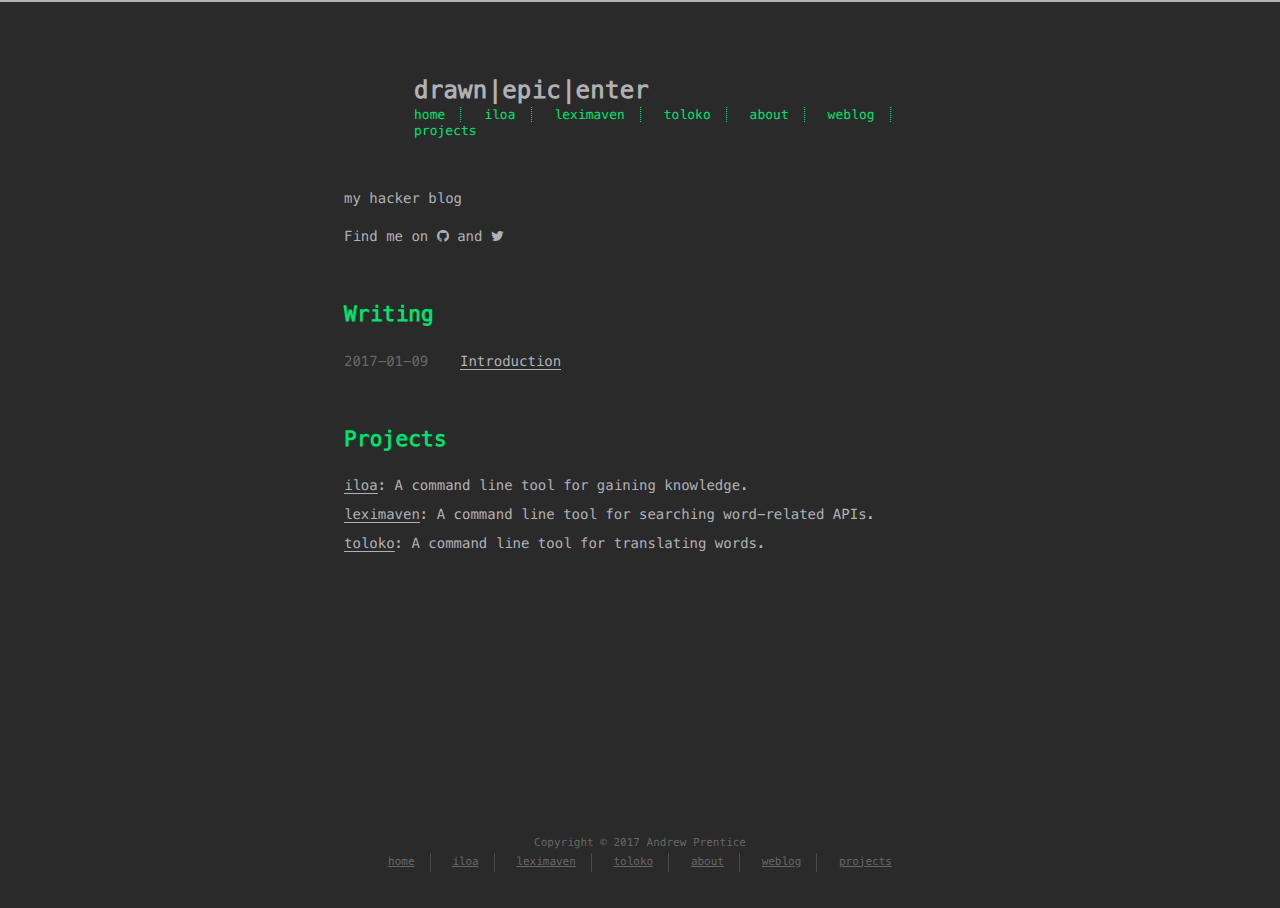
<file: index.html>
<!DOCTYPE html>
<html lang=en>
<head>
    <!-- so meta -->
    <meta charset="utf-8">
    <meta http-equiv="X-UA-Compatible" content="IE=edge">
    <meta name="HandheldFriendly" content="True">
    <meta name="viewport" content="width=device-width, initial-scale=1, maximum-scale=1" />
    <meta name="description" content="my hacker blog">
<meta property="og:type" content="website">
<meta property="og:title" content="drawn|epic|enter">
<meta property="og:url" content="https://drawnepicenter.github.io/index.html">
<meta property="og:site_name" content="drawn|epic|enter">
<meta property="og:description" content="my hacker blog">
<meta name="twitter:card" content="summary">
<meta name="twitter:title" content="drawn|epic|enter">
<meta name="twitter:description" content="my hacker blog">
    
    
        
          
              <link rel="shortcut icon" href="/images/favicon.ico">
          
        
        
          
            <link rel="icon" type="image/png" href="/images/favicon-192x192.png" sizes="192x192">
          
        
        
          
            <link rel="apple-touch-icon" sizes="180x180" href="/images/apple-touch-icon.png">
          
        
    
    <!-- title -->
    <title>drawn|epic|enter</title>
    <!-- styles -->
    <link rel="stylesheet" href="/lib/font-awesome/css/font-awesome.min.css">
    <link rel="stylesheet" href="/lib/meslo-LG/styles.css">
    <link rel="stylesheet" href="/lib/justified-gallery/justifiedGallery.min.css">
    <link rel="stylesheet" href="/css/style.css">
    <!-- rss -->
    
    
      <link rel="alternate" href="/atom.xml" title="drawn|epic|enter" type="application/atom+xml" />
    
    <!-- jquery -->
    <script src="/lib/jquery/jquery.min.js"></script>
</head>

<body>
    
    <div class="content index width mx-auto px2 my4">
        
          <header id="header">
  <a href="/">
  
    
      <div id="logo" style="background-image: url(https://www.gravatar.com/avatar/80db990e344a0df987e5a6055328f039);"></div>
    
  
    <div id="title">
      <h1>drawn|epic|enter</h1>
    </div>
  </a>
  <div id="nav">
    <ul>
      <li class="icon">
        <a href="#"><i class="fa fa-bars fa-2x"></i></a>
      </li>
       
        <li><a href="/">home</a></li>
       
        <li><a href="/iloa/">iloa</a></li>
       
        <li><a href="/leximaven/">leximaven</a></li>
       
        <li><a href="/toloko/">toloko</a></li>
       
        <li><a href="/about/">about</a></li>
       
        <li><a href="/archives/">weblog</a></li>
       
        <li><a href="https://github.com/drawnepicenter">projects</a></li>
      
    </ul>
  </div>
</header>

        
        <section id="about">
  
    <p>my hacker blog</p>

  
  <p style="display: inline">
    
      Find me on
      <ul id="sociallinks">
        
          <li><a class="icon" target="_blank" href="https://github.com/drawnepicenter" title="github"><i class="fa fa-github"></i></a></li>
        
          <li><a class="icon" target="_blank" href="https://twitter.com/drawnepicenter" title="twitter"><i class="fa fa-twitter"></i></a></li>
        
      </ul>
    
  </p>
</section>

<section id="writing">
  <span class="h1"><a href="/archives">Writing</a></span>
  <ul class="post-list">
    
      <li class="post-item">
        
    <div class="meta">
        <time datetime="2017-01-09T16:28:28.000Z" itemprop="datePublished">2017-01-09</time>
    </div>


        <span>
    
        <a class="" href="/2017/01/09/introduction/">Introduction</a>
    


</span>
      </li>
    
  </ul>
</section>


<section id="projects">
  <span class="h1"><a href="https://github.com/drawnepicenter">Projects</a></span>
  <ul class="project-list">
    
      <li class="project-item">
        <a href="https://github.com/drawnepicenter/iloa">iloa</a>: A command line tool for gaining knowledge.
      </li>
    
      <li class="project-item">
        <a href="https://github.com/drawnepicenter/leximaven">leximaven</a>: A command line tool for searching word-related APIs.
      </li>
    
      <li class="project-item">
        <a href="https://github.com/drawnepicenter/toloko">toloko</a>: A command line tool for translating words.
      </li>
    
  </ul>
</section>


    </div>
    
    <footer id="footer">
  <div class="footer-center">
    Copyright &copy; 2017 Andrew Prentice
    <nav>
      <ul>
         
          <li><a href="/">home</a></li>
         
          <li><a href="/iloa/">iloa</a></li>
         
          <li><a href="/leximaven/">leximaven</a></li>
         
          <li><a href="/toloko/">toloko</a></li>
         
          <li><a href="/about/">about</a></li>
         
          <li><a href="/archives/">weblog</a></li>
         
          <li><a href="https://github.com/drawnepicenter">projects</a></li>
        
      </ul>
    </nav>
  </div>
</footer>

    <script src="/lib/justified-gallery/jquery.justifiedGallery.min.js"></script>
<script src="/js/main.js"></script>
<!-- Google Analytics -->

<!-- Disqus Comments -->


</body>
</html>
</file>
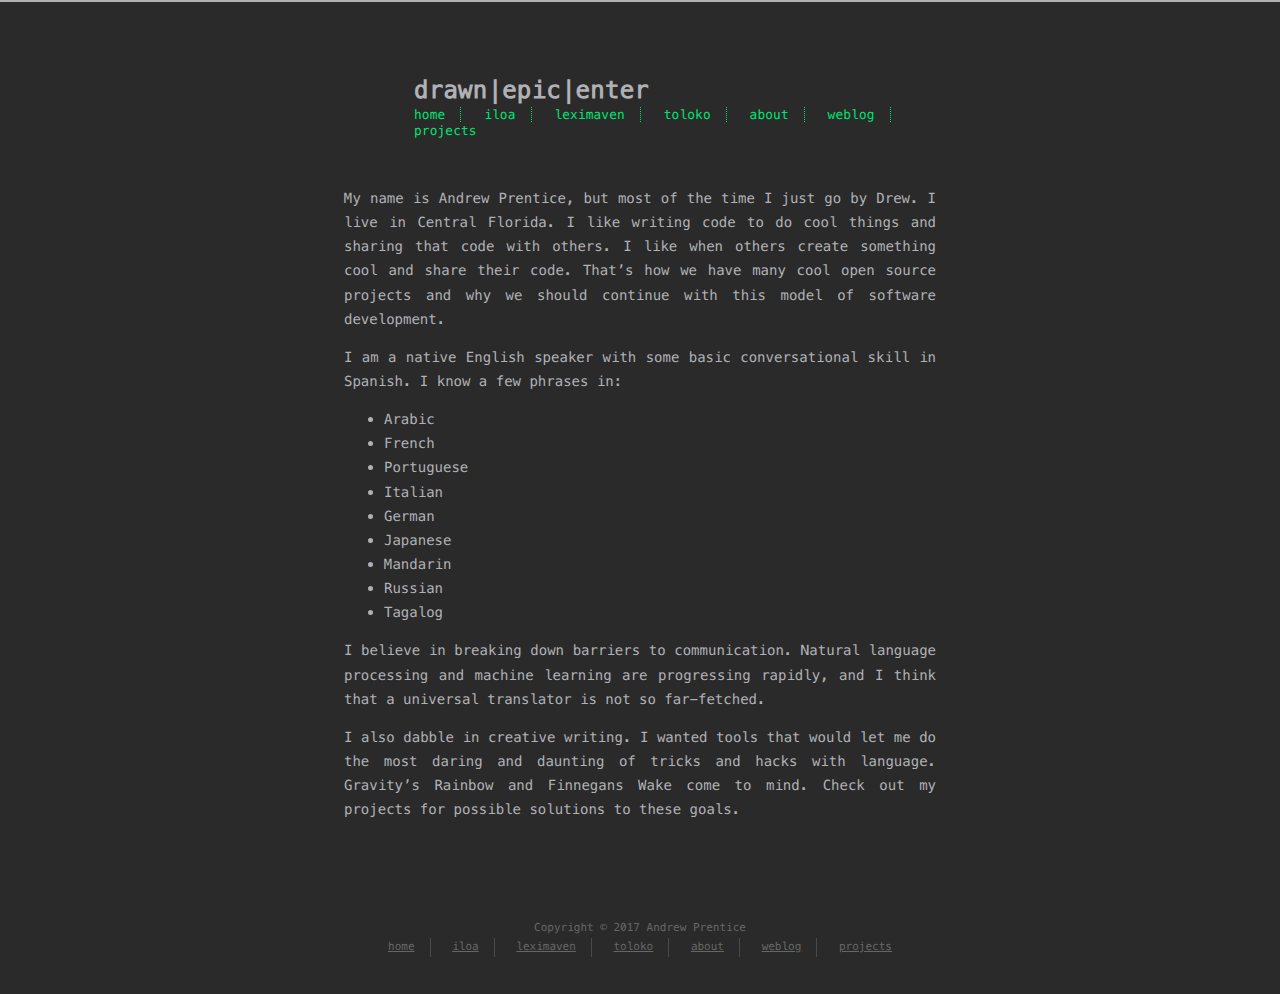
<file: about/index.html>
<!DOCTYPE html>
<html lang=en>
<head>
    <!-- so meta -->
    <meta charset="utf-8">
    <meta http-equiv="X-UA-Compatible" content="IE=edge">
    <meta name="HandheldFriendly" content="True">
    <meta name="viewport" content="width=device-width, initial-scale=1, maximum-scale=1" />
    <meta name="description" content="My name is Andrew Prentice, but most of the time I just go by Drew. I live in Central Florida. I like writing code to do cool things and sharing that code with others. I like when others create someth">
<meta property="og:type" content="website">
<meta property="og:title" content="about">
<meta property="og:url" content="https://drawnepicenter.github.io/about/index.html">
<meta property="og:site_name" content="drawn|epic|enter">
<meta property="og:description" content="My name is Andrew Prentice, but most of the time I just go by Drew. I live in Central Florida. I like writing code to do cool things and sharing that code with others. I like when others create someth">
<meta property="og:updated_time" content="2017-01-11T15:28:14.549Z">
<meta name="twitter:card" content="summary">
<meta name="twitter:title" content="about">
<meta name="twitter:description" content="My name is Andrew Prentice, but most of the time I just go by Drew. I live in Central Florida. I like writing code to do cool things and sharing that code with others. I like when others create someth">
    
    
        
          
              <link rel="shortcut icon" href="/images/favicon.ico">
          
        
        
          
            <link rel="icon" type="image/png" href="/images/favicon-192x192.png" sizes="192x192">
          
        
        
          
            <link rel="apple-touch-icon" sizes="180x180" href="/images/apple-touch-icon.png">
          
        
    
    <!-- title -->
    <title>about</title>
    <!-- styles -->
    <link rel="stylesheet" href="/lib/font-awesome/css/font-awesome.min.css">
    <link rel="stylesheet" href="/lib/meslo-LG/styles.css">
    <link rel="stylesheet" href="/lib/justified-gallery/justifiedGallery.min.css">
    <link rel="stylesheet" href="/css/style.css">
    <!-- rss -->
    
    
      <link rel="alternate" href="/atom.xml" title="drawn|epic|enter" type="application/atom+xml" />
    
    <!-- jquery -->
    <script src="/lib/jquery/jquery.min.js"></script>
</head>

<body>
    
    <div class="content index width mx-auto px2 my4">
        
          <header id="header">
  <a href="/">
  
    
      <div id="logo" style="background-image: url(https://www.gravatar.com/avatar/80db990e344a0df987e5a6055328f039);"></div>
    
  
    <div id="title">
      <h1>drawn|epic|enter</h1>
    </div>
  </a>
  <div id="nav">
    <ul>
      <li class="icon">
        <a href="#"><i class="fa fa-bars fa-2x"></i></a>
      </li>
       
        <li><a href="/">home</a></li>
       
        <li><a href="/iloa/">iloa</a></li>
       
        <li><a href="/leximaven/">leximaven</a></li>
       
        <li><a href="/toloko/">toloko</a></li>
       
        <li><a href="/about/">about</a></li>
       
        <li><a href="/archives/">weblog</a></li>
       
        <li><a href="https://github.com/drawnepicenter">projects</a></li>
      
    </ul>
  </div>
</header>

        
        <article class="post" itemscope itemtype="http://schema.org/BlogPosting">
  

  <div class="content" itemprop="articleBody">
    <p>My name is Andrew Prentice, but most of the time I just go by Drew. I live in Central Florida. I like writing code to do cool things and sharing that code with others. I like when others create something cool and share their code. That’s how we have many cool open source projects and why we should continue with this model of software development.</p>
<p>I am a native English speaker with some basic conversational skill in Spanish. I know a few phrases in:</p>
<ul>
<li>Arabic</li>
<li>French</li>
<li>Portuguese</li>
<li>Italian</li>
<li>German</li>
<li>Japanese</li>
<li>Mandarin</li>
<li>Russian</li>
<li>Tagalog</li>
</ul>
<p>I believe in breaking down barriers to communication. Natural language processing and machine learning are progressing rapidly, and I think that a universal translator is not so far-fetched.</p>
<p>I also dabble in creative writing. I wanted tools that would let me do the most daring and daunting of tricks and hacks with language. Gravity’s Rainbow and Finnegans Wake come to mind. Check out my projects for possible solutions to these goals.</p>

  </div>
</article>

    </div>
    
    <footer id="footer">
  <div class="footer-center">
    Copyright &copy; 2017 Andrew Prentice
    <nav>
      <ul>
         
          <li><a href="/">home</a></li>
         
          <li><a href="/iloa/">iloa</a></li>
         
          <li><a href="/leximaven/">leximaven</a></li>
         
          <li><a href="/toloko/">toloko</a></li>
         
          <li><a href="/about/">about</a></li>
         
          <li><a href="/archives/">weblog</a></li>
         
          <li><a href="https://github.com/drawnepicenter">projects</a></li>
        
      </ul>
    </nav>
  </div>
</footer>

    <script src="/lib/justified-gallery/jquery.justifiedGallery.min.js"></script>
<script src="/js/main.js"></script>
<!-- Google Analytics -->

<!-- Disqus Comments -->


</body>
</html>
</file>
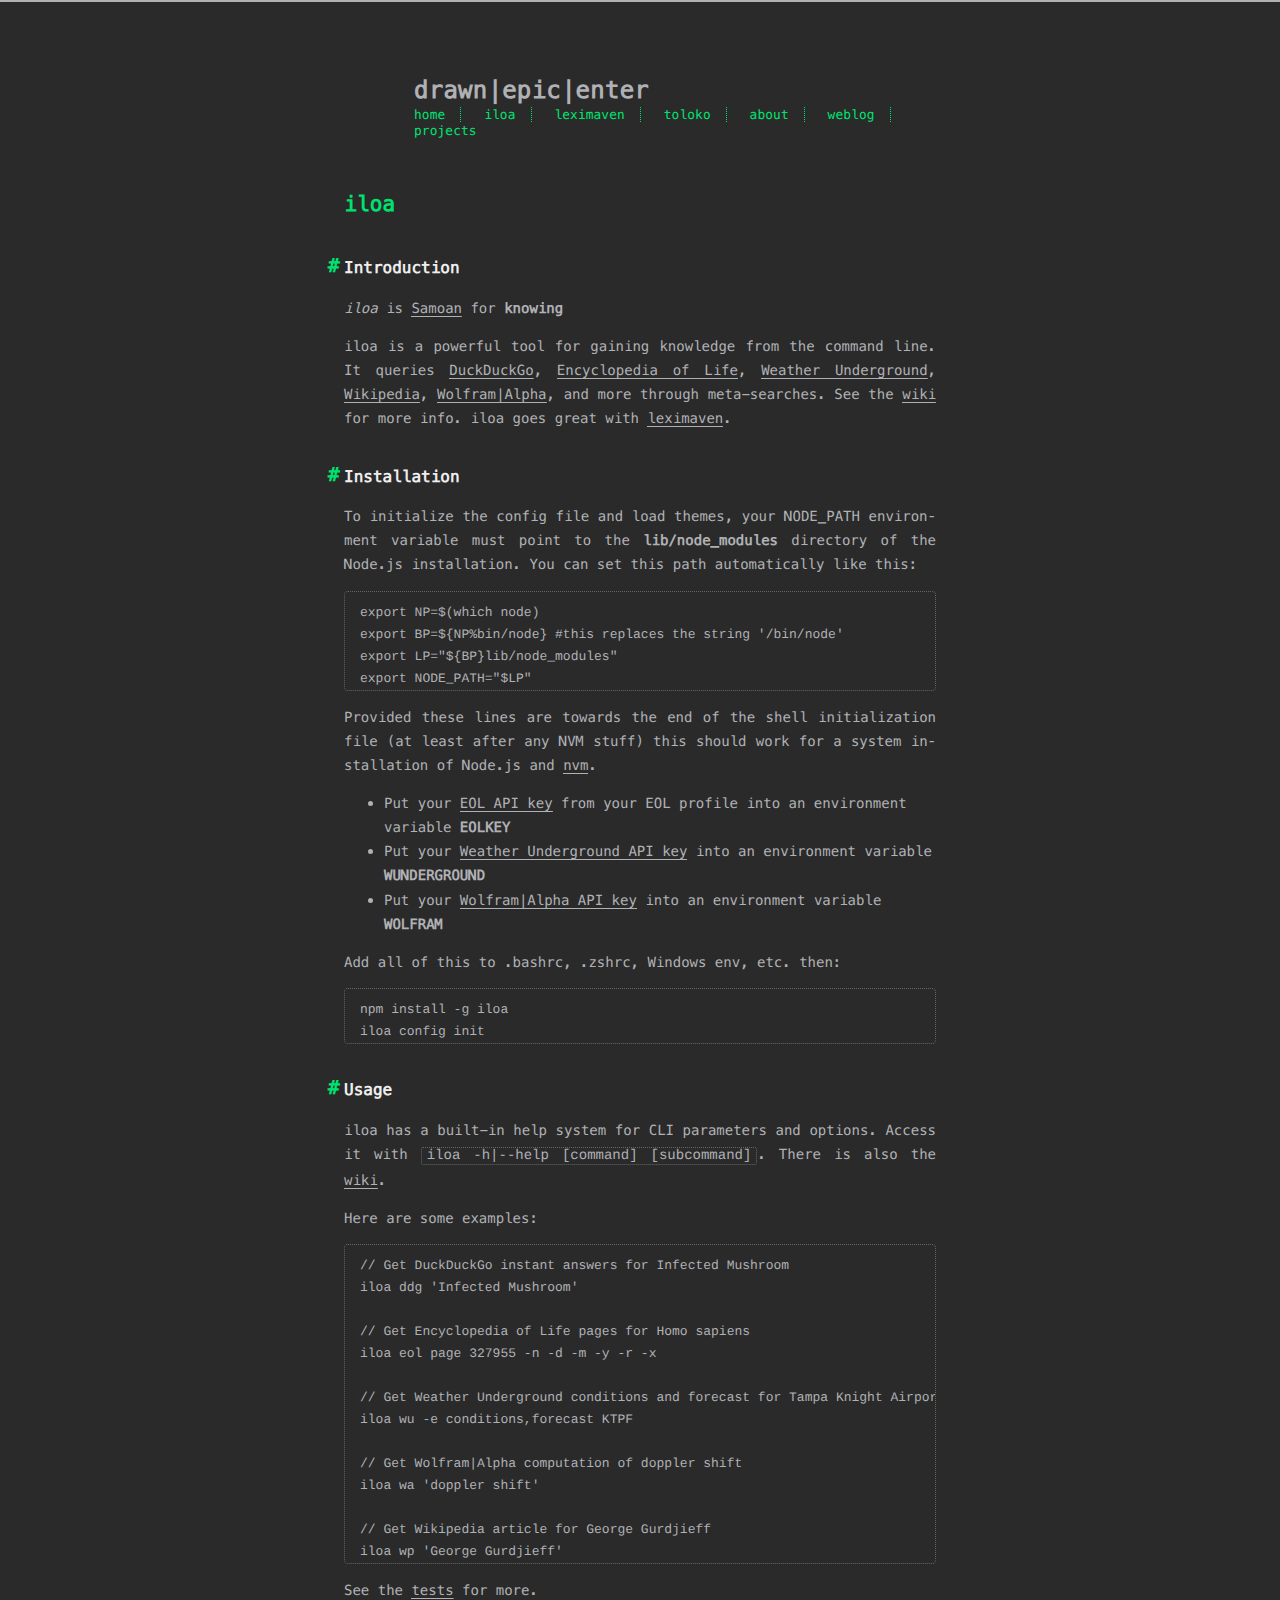
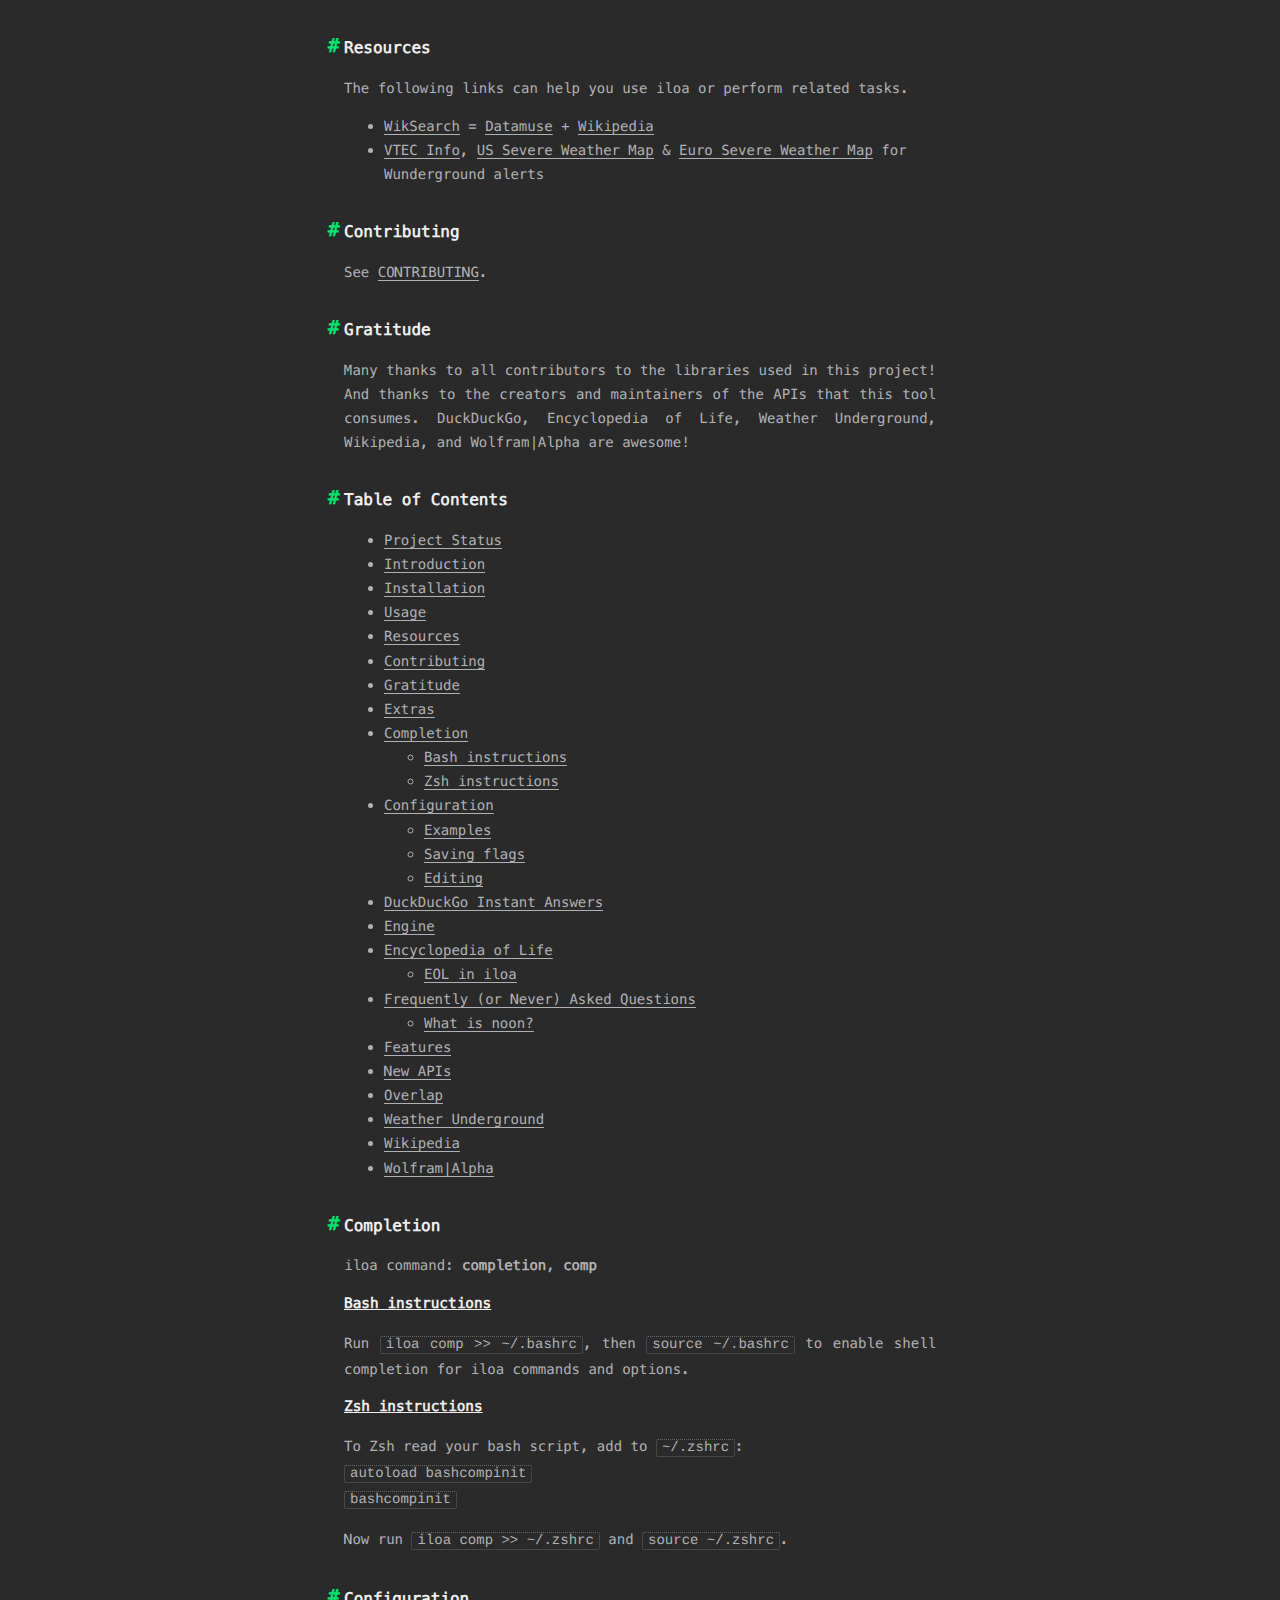
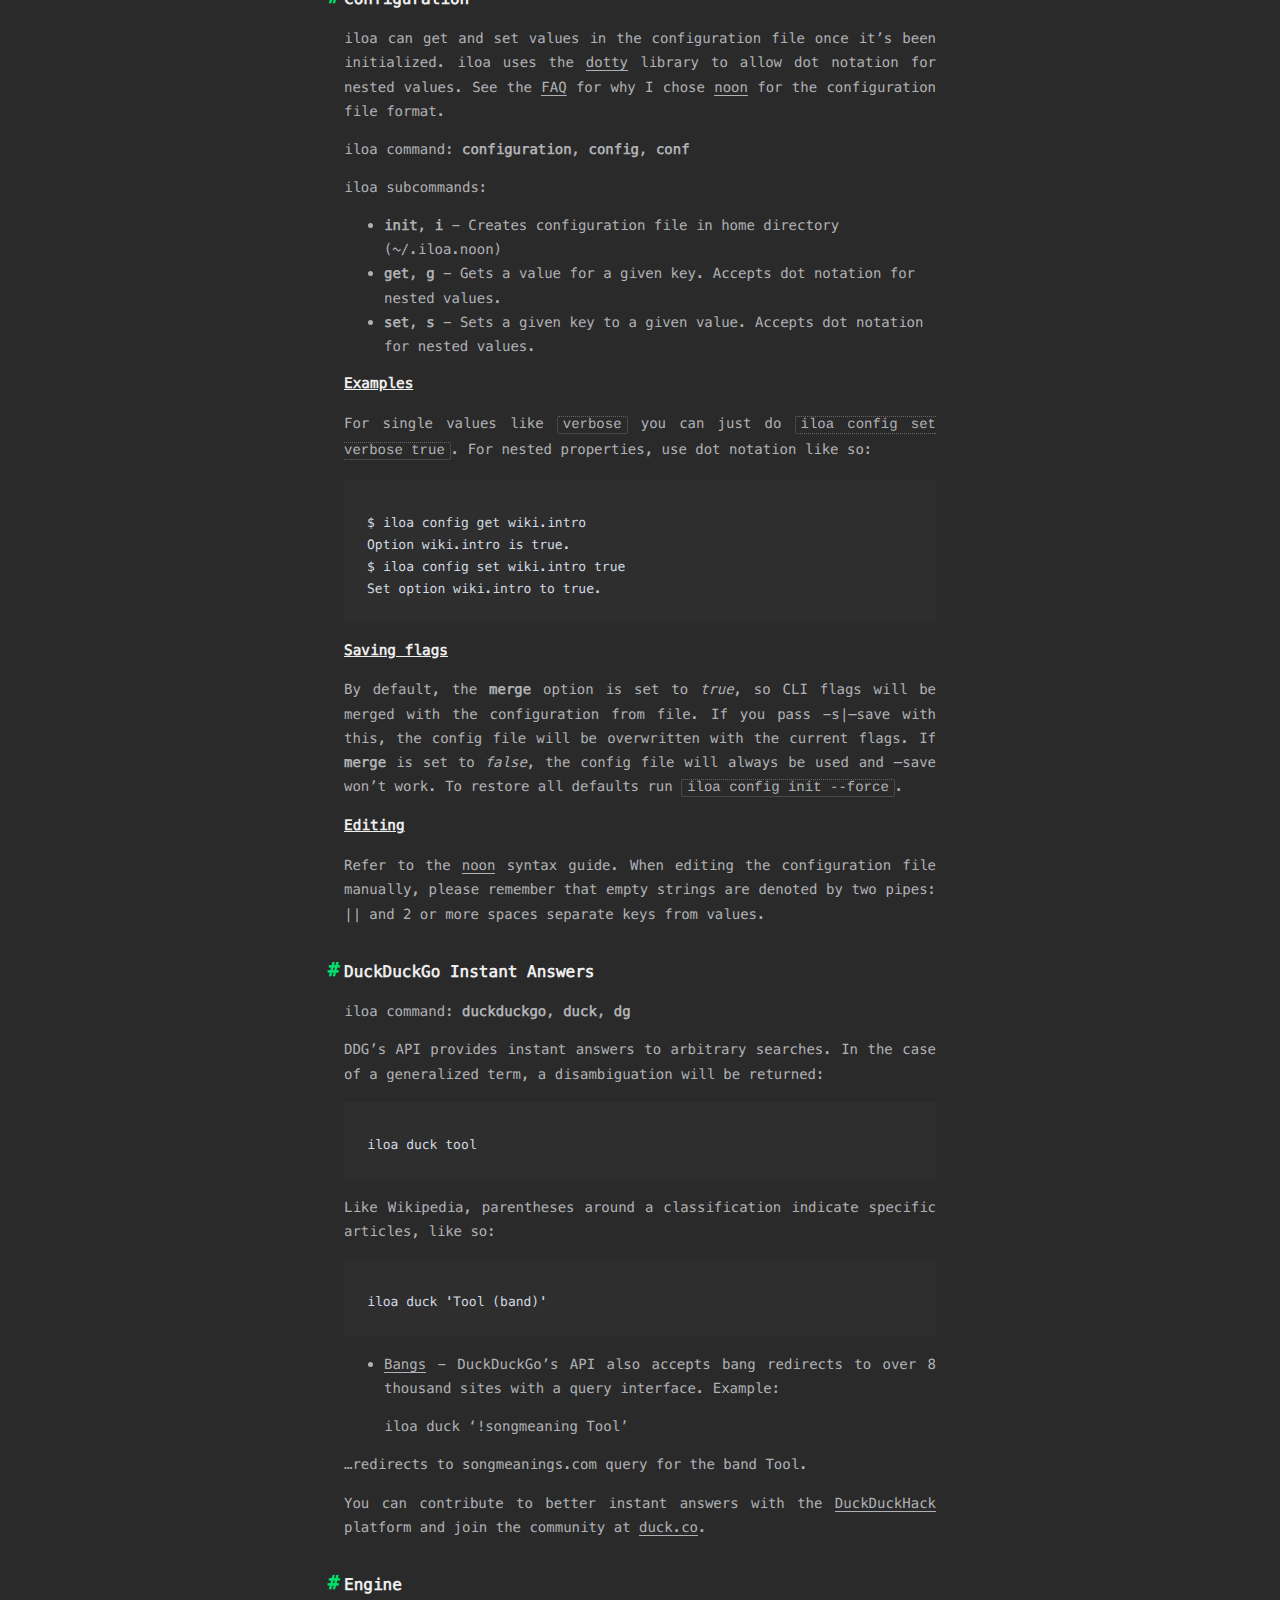
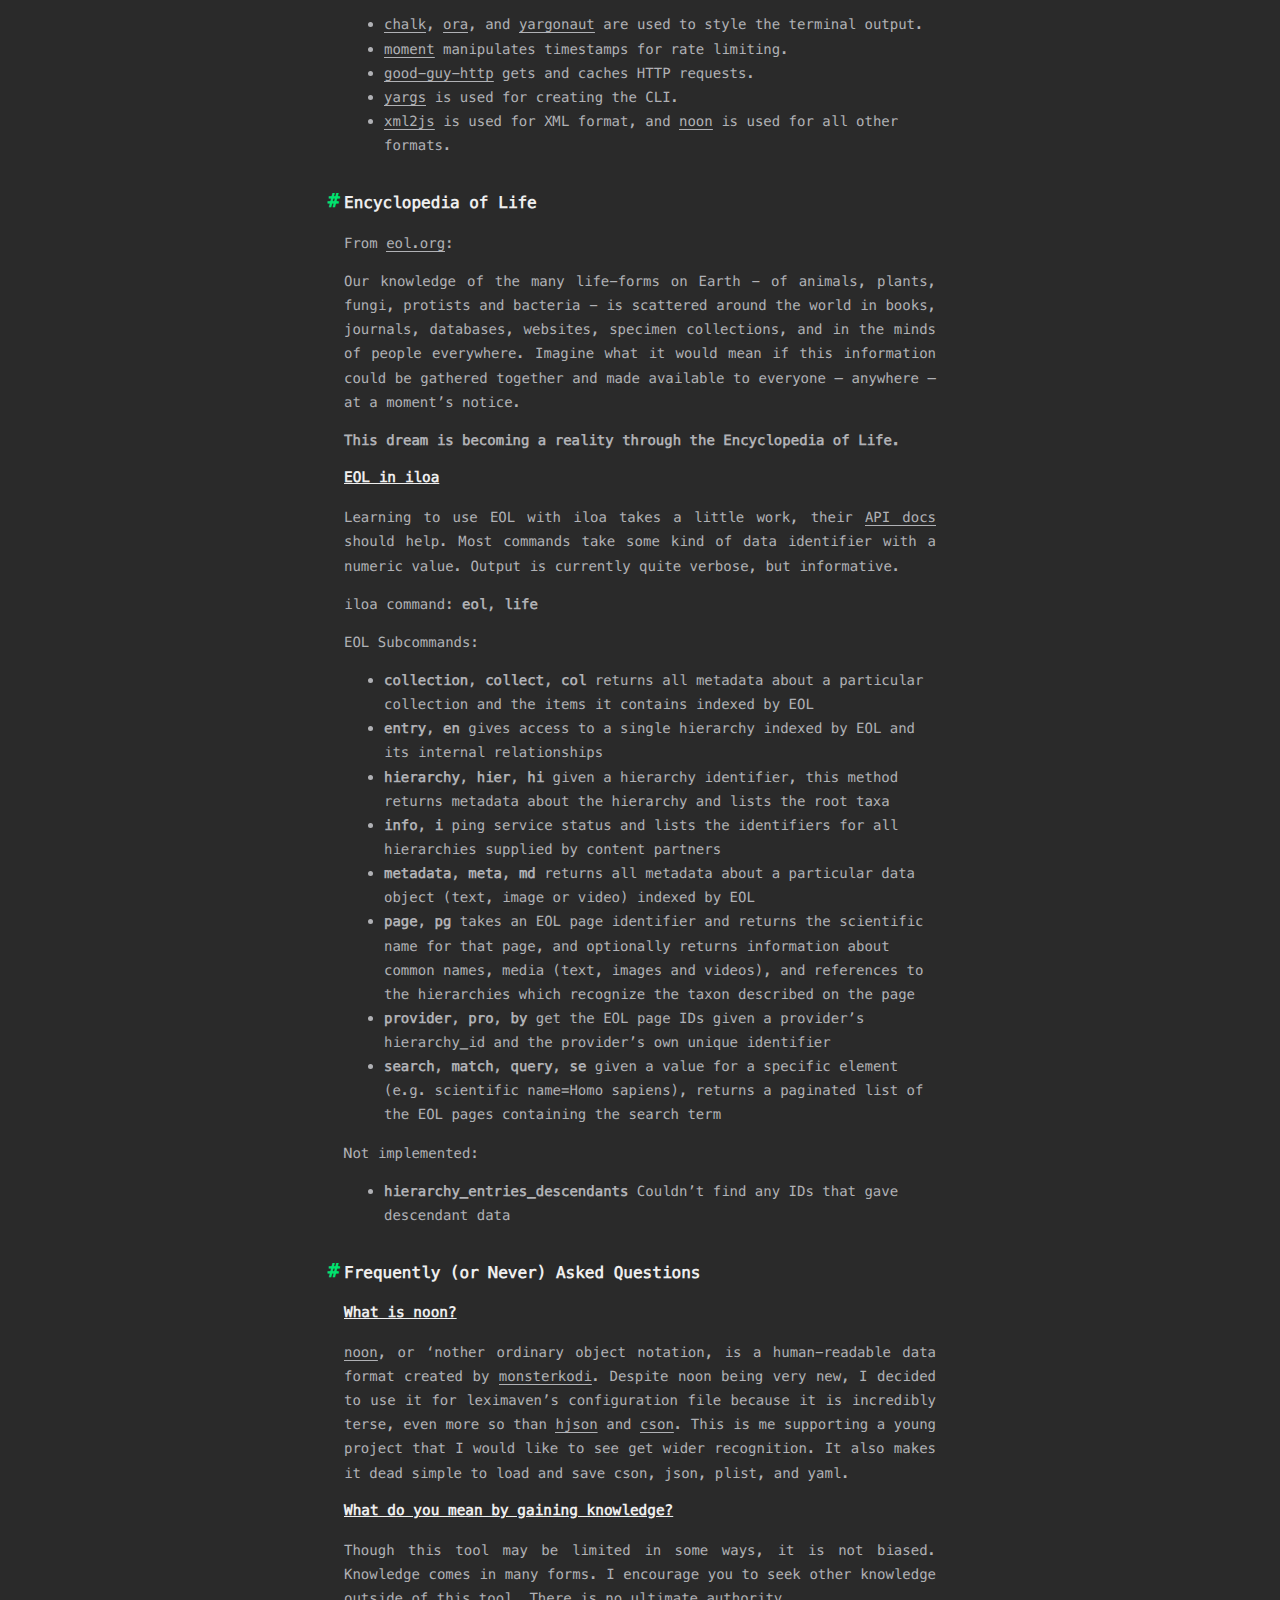
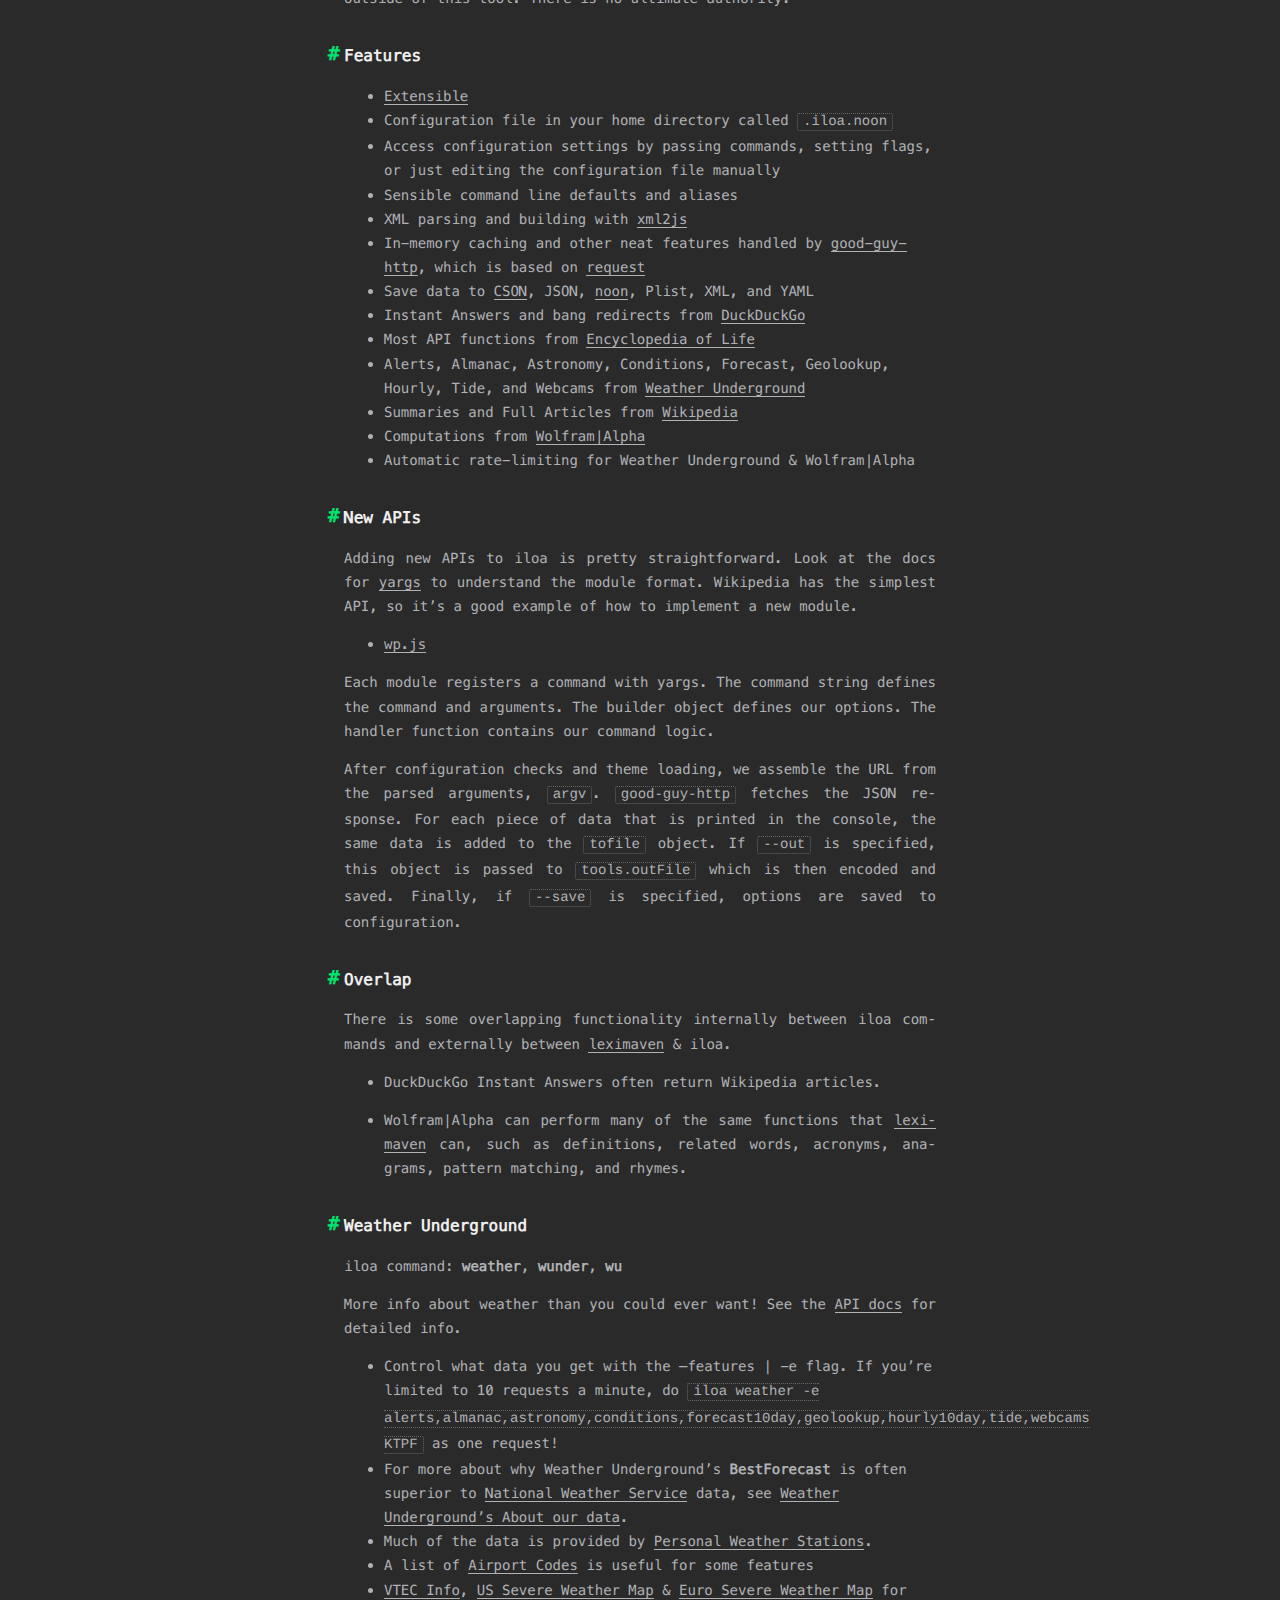
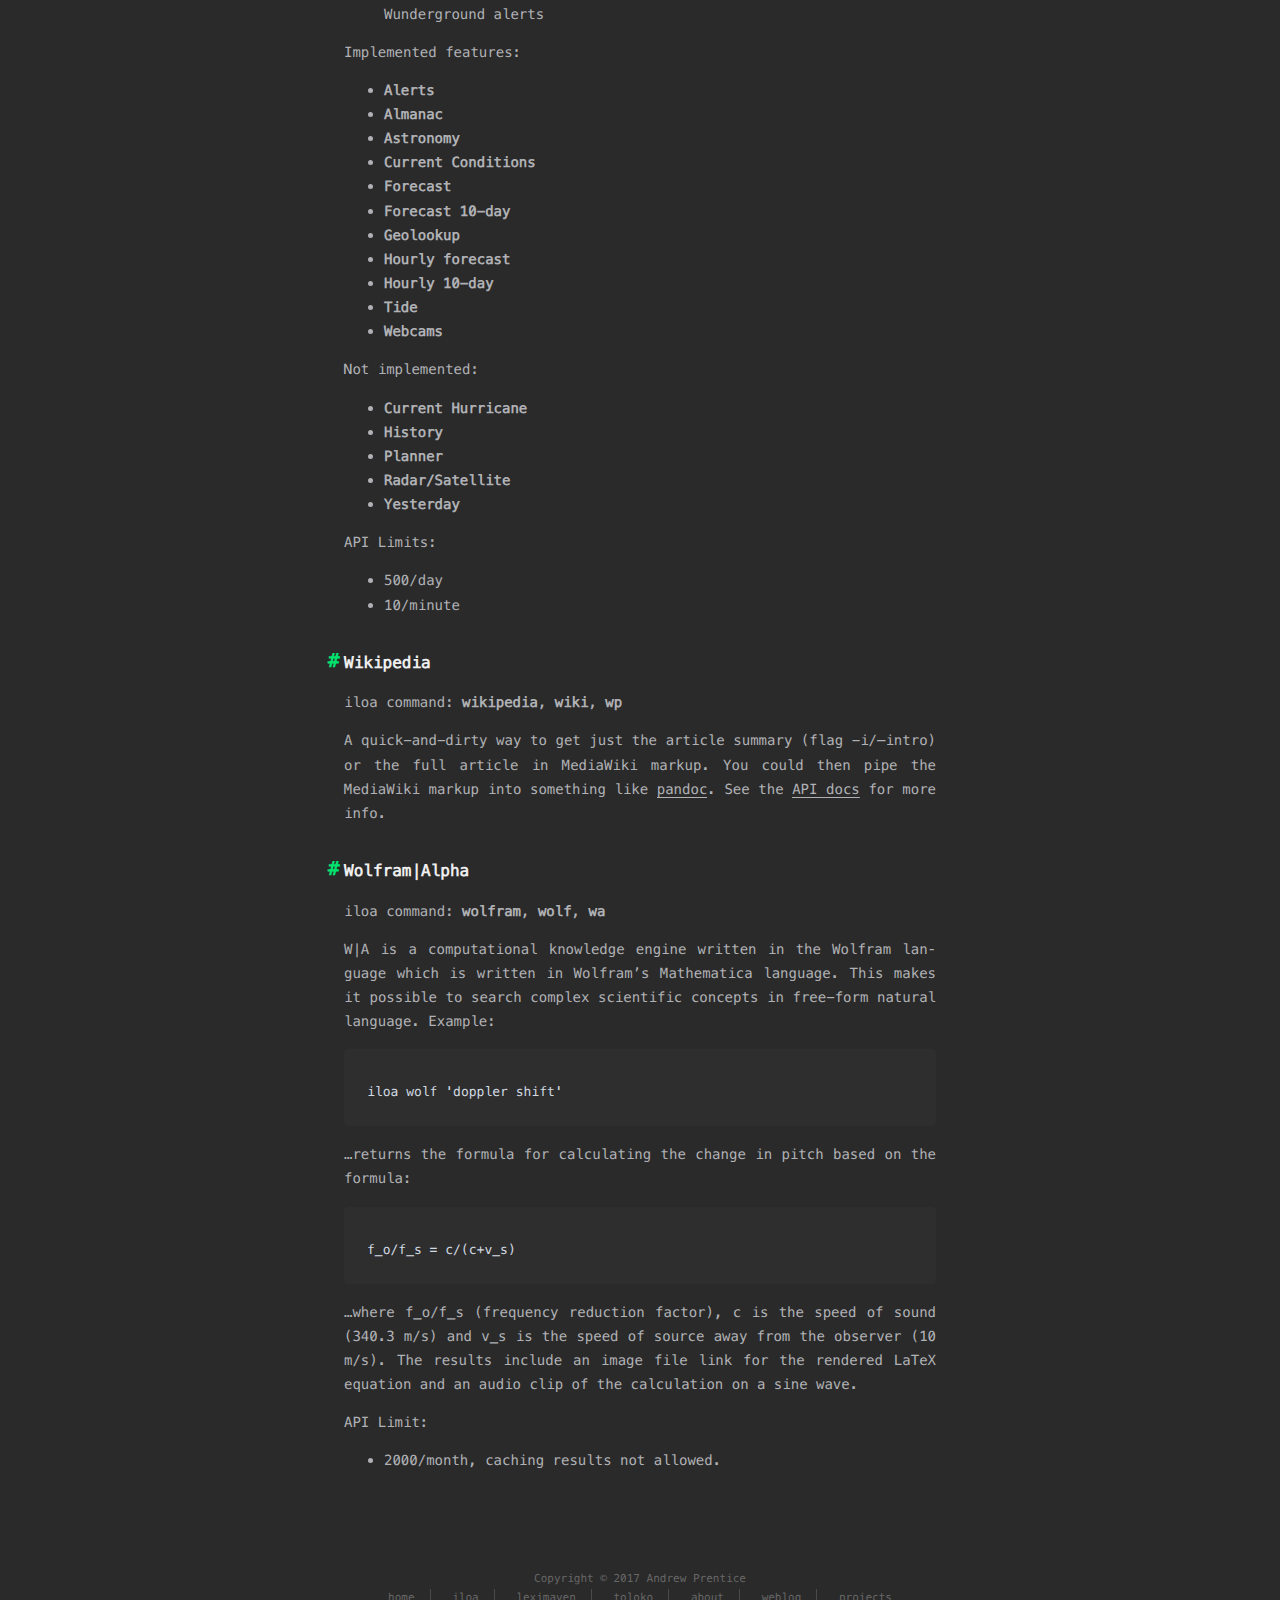
<file: iloa/index.html>
<!DOCTYPE html>
<html lang=en>
<head>
    <!-- so meta -->
    <meta charset="utf-8">
    <meta http-equiv="X-UA-Compatible" content="IE=edge">
    <meta name="HandheldFriendly" content="True">
    <meta name="viewport" content="width=device-width, initial-scale=1, maximum-scale=1" />
    <meta name="description" content="iloaIntroductioniloa is Samoan for knowing
iloa is a powerful tool for gaining knowledge from the command line. It queries DuckDuckGo, Encyclopedia of Life, Weather Underground, Wikipedia, Wolfram|Alp">
<meta property="og:type" content="website">
<meta property="og:title" content="iloa">
<meta property="og:url" content="https://drawnepicenter.github.io/iloa/index.html">
<meta property="og:site_name" content="drawn|epic|enter">
<meta property="og:description" content="iloaIntroductioniloa is Samoan for knowing
iloa is a powerful tool for gaining knowledge from the command line. It queries DuckDuckGo, Encyclopedia of Life, Weather Underground, Wikipedia, Wolfram|Alp">
<meta property="og:updated_time" content="2017-01-23T06:52:53.502Z">
<meta name="twitter:card" content="summary">
<meta name="twitter:title" content="iloa">
<meta name="twitter:description" content="iloaIntroductioniloa is Samoan for knowing
iloa is a powerful tool for gaining knowledge from the command line. It queries DuckDuckGo, Encyclopedia of Life, Weather Underground, Wikipedia, Wolfram|Alp">
    
    
        
          
              <link rel="shortcut icon" href="/images/favicon.ico">
          
        
        
          
            <link rel="icon" type="image/png" href="/images/favicon-192x192.png" sizes="192x192">
          
        
        
          
            <link rel="apple-touch-icon" sizes="180x180" href="/images/apple-touch-icon.png">
          
        
    
    <!-- title -->
    <title>iloa</title>
    <!-- styles -->
    <link rel="stylesheet" href="/lib/font-awesome/css/font-awesome.min.css">
    <link rel="stylesheet" href="/lib/meslo-LG/styles.css">
    <link rel="stylesheet" href="/lib/justified-gallery/justifiedGallery.min.css">
    <link rel="stylesheet" href="/css/style.css">
    <!-- rss -->
    
    
      <link rel="alternate" href="/atom.xml" title="drawn|epic|enter" type="application/atom+xml" />
    
    <!-- jquery -->
    <script src="/lib/jquery/jquery.min.js"></script>
</head>

<body>
    
    <div class="content index width mx-auto px2 my4">
        
          <header id="header">
  <a href="/">
  
    
      <div id="logo" style="background-image: url(https://www.gravatar.com/avatar/80db990e344a0df987e5a6055328f039);"></div>
    
  
    <div id="title">
      <h1>drawn|epic|enter</h1>
    </div>
  </a>
  <div id="nav">
    <ul>
      <li class="icon">
        <a href="#"><i class="fa fa-bars fa-2x"></i></a>
      </li>
       
        <li><a href="/">home</a></li>
       
        <li><a href="/iloa/">iloa</a></li>
       
        <li><a href="/leximaven/">leximaven</a></li>
       
        <li><a href="/toloko/">toloko</a></li>
       
        <li><a href="/about/">about</a></li>
       
        <li><a href="/archives/">weblog</a></li>
       
        <li><a href="https://github.com/drawnepicenter">projects</a></li>
      
    </ul>
  </div>
</header>

        
        <article class="post" itemscope itemtype="http://schema.org/BlogPosting">
  

  <div class="content" itemprop="articleBody">
    <h1 id="iloa"><a href="#iloa" class="headerlink" title="iloa"></a>iloa</h1><h2 id="Introduction"><a href="#Introduction" class="headerlink" title="Introduction"></a>Introduction</h2><p><em>iloa</em> is <a href="https://en.wikipedia.org/wiki/Samoan_language" target="_blank" rel="external">Samoan</a> for <strong>knowing</strong></p>
<p>iloa is a powerful tool for gaining knowledge from the command line. It queries <a href="https://duckduckgo.com/api" target="_blank" rel="external">DuckDuckGo</a>, <a href="http://eol.org/" target="_blank" rel="external">Encyclopedia of Life</a>, <a href="https://www.wunderground.com/" target="_blank" rel="external">Weather Underground</a>, <a href="https://www.wikipedia.org" target="_blank" rel="external">Wikipedia</a>, <a href="https://www.wolframalpha.com/about.html" target="_blank" rel="external">Wolfram|Alpha</a>, and more through meta-searches. See the <a href="https://github.com/drawnepicenter/iloa/wiki" target="_blank" rel="external">wiki</a> for more info. iloa goes great with <a href="https://github.com/drawnepicenter/leximaven" target="_blank" rel="external">leximaven</a>.</p>
<h2 id="Installation"><a href="#Installation" class="headerlink" title="Installation"></a>Installation</h2><p>To initialize the config file and load themes, your NODE_PATH environment variable must point to the <strong>lib/node_modules</strong> directory of the Node.js installation. You can set this path automatically like this:</p>
<pre><code>export NP=$(which node)
export BP=${NP%bin/node} #this replaces the string &apos;/bin/node&apos;
export LP=&quot;${BP}lib/node_modules&quot;
export NODE_PATH=&quot;$LP&quot;
</code></pre><p>Provided these lines are towards the end of the shell initialization file (at least after any NVM stuff) this should work for a system installation of Node.js and <a href="https://github.com/creationix/nvm" target="_blank" rel="external">nvm</a>.</p>
<ul>
<li>Put your <a href="http://eol.org/users/register" target="_blank" rel="external">EOL API key</a> from your EOL profile into an environment variable <strong>EOLKEY</strong></li>
<li>Put your <a href="https://www.wunderground.com/member/registration" target="_blank" rel="external">Weather Underground API key</a> into an environment variable <strong>WUNDERGROUND</strong></li>
<li>Put your <a href="http://developer.wolframalpha.com/portal/apisignup.html" target="_blank" rel="external">Wolfram|Alpha API key</a> into an environment variable <strong>WOLFRAM</strong></li>
</ul>
<p>Add all of this to .bashrc, .zshrc, Windows env, etc. then:</p>
<pre><code>npm install -g iloa
iloa config init
</code></pre><h2 id="Usage"><a href="#Usage" class="headerlink" title="Usage"></a>Usage</h2><p>iloa has a built-in help system for CLI parameters and options. Access it with <code>iloa -h|--help [command] [subcommand]</code>. There is also the <a href="https://github.com/drawnepicenter/iloa/wiki" target="_blank" rel="external">wiki</a>.</p>
<p>Here are some examples:</p>
<pre><code>// Get DuckDuckGo instant answers for Infected Mushroom
iloa ddg &apos;Infected Mushroom&apos;

// Get Encyclopedia of Life pages for Homo sapiens
iloa eol page 327955 -n -d -m -y -r -x

// Get Weather Underground conditions and forecast for Tampa Knight Airport
iloa wu -e conditions,forecast KTPF

// Get Wolfram|Alpha computation of doppler shift
iloa wa &apos;doppler shift&apos;

// Get Wikipedia article for George Gurdjieff
iloa wp &apos;George Gurdjieff&apos;
</code></pre><p>See the <a href="https://github.com/drawnepicenter/iloa/blob/master/test/test.es6" target="_blank" rel="external">tests</a> for more.</p>
<h2 id="Resources"><a href="#Resources" class="headerlink" title="Resources"></a>Resources</h2><p>The following links can help you use iloa or perform related tasks.</p>
<ul>
<li><a href="http://www.wiksearch.com" target="_blank" rel="external">WikSearch</a> = <a href="http://www.datamuse.com/api/" target="_blank" rel="external">Datamuse</a> + <a href="https://www.wikipedia.org" target="_blank" rel="external">Wikipedia</a></li>
<li><a href="http://www.nws.noaa.gov/os/vtec/pdfs/VTEC_explanation6.pdf" target="_blank" rel="external">VTEC Info</a>, <a href="http://www.wunderground.com/severe.asp" target="_blank" rel="external">US Severe Weather Map</a> &amp; <a href="http://www.wunderground.com/severe/europe.html" target="_blank" rel="external">Euro Severe Weather Map</a> for Wunderground alerts</li>
</ul>
<h2 id="Contributing"><a href="#Contributing" class="headerlink" title="Contributing"></a>Contributing</h2><p>See <a href="https://github.com/drawnepicenter/iloa/blob/master/CONTRIBUTING.md" target="_blank" rel="external">CONTRIBUTING</a>.</p>
<h2 id="Gratitude"><a href="#Gratitude" class="headerlink" title="Gratitude"></a>Gratitude</h2><p>Many thanks to all contributors to the libraries used in this project! And thanks to the creators and maintainers of the APIs that this tool consumes. DuckDuckGo, Encyclopedia of Life, Weather Underground, Wikipedia, and Wolfram|Alpha are awesome!</p>
<h2 id="Table-of-Contents"><a href="#Table-of-Contents" class="headerlink" title="Table of Contents"></a>Table of Contents</h2><ul>
<li><a href="https://github.com/drawnepicenter/iloa/blob/master/README.md#iloa" target="_blank" rel="external">Project Status</a></li>
<li><a href="https://github.com/drawnepicenter/iloa/blob/master/README.md#introduction" target="_blank" rel="external">Introduction</a></li>
<li><a href="https://github.com/drawnepicenter/iloa/blob/master/README.md#installation" target="_blank" rel="external">Installation</a></li>
<li><a href="https://github.com/drawnepicenter/iloa/blob/master/README.md#usage" target="_blank" rel="external">Usage</a></li>
<li><a href="https://github.com/drawnepicenter/iloa/blob/master/README.md#resources" target="_blank" rel="external">Resources</a></li>
<li><a href="https://github.com/drawnepicenter/iloa/blob/master/CONTRIBUTING.md" target="_blank" rel="external">Contributing</a></li>
<li><a href="https://github.com/drawnepicenter/iloa/blob/master/README.md#gratitude" target="_blank" rel="external">Gratitude</a></li>
<li><a href="https://github.com/drawnepicenter/iloa/blob/master/README.md#extras" target="_blank" rel="external">Extras</a></li>
<li><a href="https://github.com/drawnepicenter/iloa/wiki#completion" target="_blank" rel="external">Completion</a><ul>
<li><a href="https://github.com/drawnepicenter/iloa/wiki#bash-instructions" target="_blank" rel="external">Bash instructions</a></li>
<li><a href="https://github.com/drawnepicenter/iloa/wiki#zsh-instructions" target="_blank" rel="external">Zsh instructions</a></li>
</ul>
</li>
<li><a href="https://github.com/drawnepicenter/iloa/wiki#configuration" target="_blank" rel="external">Configuration</a><ul>
<li><a href="https://github.com/drawnepicenter/iloa/wiki#examples" target="_blank" rel="external">Examples</a></li>
<li><a href="https://github.com/drawnepicenter/iloa/wiki#saving-flags" target="_blank" rel="external">Saving flags</a></li>
<li><a href="https://github.com/drawnepicenter/iloa/wiki#editing" target="_blank" rel="external">Editing</a></li>
</ul>
</li>
<li><a href="https://github.com/drawnepicenter/iloa/wiki#duckduckgo-instant-answers" target="_blank" rel="external">DuckDuckGo Instant Answers</a></li>
<li><a href="https://github.com/drawnepicenter/iloa/wiki#engine" target="_blank" rel="external">Engine</a></li>
<li><a href="https://github.com/drawnepicenter/iloa/wiki#encyclopedia-of-life" target="_blank" rel="external">Encyclopedia of Life</a><ul>
<li><a href="https://github.com/drawnepicenter/iloa/wiki#eol-in-iloa" target="_blank" rel="external">EOL in iloa</a></li>
</ul>
</li>
<li><a href="https://github.com/drawnepicenter/iloa/wiki#frequently-or-never-asked-questions" target="_blank" rel="external">Frequently (or Never) Asked Questions</a><ul>
<li><a href="https://github.com/drawnepicenter/iloa/wiki#what-is-noon" target="_blank" rel="external">What is noon?</a></li>
</ul>
</li>
<li><a href="https://github.com/drawnepicenter/iloa/wiki#features" target="_blank" rel="external">Features</a></li>
<li><a href="https://github.com/drawnepicenter/iloa/wiki#new-apis" target="_blank" rel="external">New APIs</a></li>
<li><a href="https://github.com/drawnepicenter/iloa/wiki#overlap" target="_blank" rel="external">Overlap</a></li>
<li><a href="https://github.com/drawnepicenter/iloa/wiki#weather-underground" target="_blank" rel="external">Weather Underground</a></li>
<li><a href="https://github.com/drawnepicenter/iloa/wiki#wikipedia" target="_blank" rel="external">Wikipedia</a></li>
<li><a href="https://github.com/drawnepicenter/iloa/wiki#wolframalpha" target="_blank" rel="external">Wolfram|Alpha</a></li>
</ul>
<h2 id="Completion"><a href="#Completion" class="headerlink" title="Completion"></a>Completion</h2><p>iloa command: <strong>completion</strong>, <strong>comp</strong></p>
<h3 id="Bash-instructions"><a href="#Bash-instructions" class="headerlink" title="Bash instructions"></a>Bash instructions</h3><p>Run <code>iloa comp &gt;&gt; ~/.bashrc</code>, then <code>source ~/.bashrc</code> to enable shell completion for iloa commands and options.</p>
<h3 id="Zsh-instructions"><a href="#Zsh-instructions" class="headerlink" title="Zsh instructions"></a>Zsh instructions</h3><p>To Zsh read your bash script, add to <code>~/.zshrc</code>:<br><code>autoload bashcompinit</code><br><code>bashcompinit</code></p>
<p>Now run <code>iloa comp &gt;&gt; ~/.zshrc</code> and <code>source ~/.zshrc</code>.</p>
<h2 id="Configuration"><a href="#Configuration" class="headerlink" title="Configuration"></a>Configuration</h2><p>iloa can get and set values in the configuration file once it’s been initialized. iloa uses the <a href="https://github.com/deoxxa/dotty" target="_blank" rel="external">dotty</a> library to allow dot notation for nested values. See the <a href="https://github.com/drawnepicenter/iloa/wiki#frequently-or-never-asked-questions" target="_blank" rel="external">FAQ</a> for why I chose <a href="https://github.com/monsterkodi/noon" target="_blank" rel="external">noon</a> for the configuration file format.</p>
<p>iloa command: <strong>configuration</strong>, <strong>config</strong>, <strong>conf</strong></p>
<p>iloa subcommands:</p>
<ul>
<li><strong>init</strong>, <strong>i</strong> - Creates configuration file in home directory (~/.iloa.noon)</li>
<li><strong>get</strong>, <strong>g</strong> - Gets a value for a given key. Accepts dot notation for nested values.</li>
<li><strong>set</strong>, <strong>s</strong> - Sets a given key to a given value. Accepts dot notation for nested values.</li>
</ul>
<h3 id="Examples"><a href="#Examples" class="headerlink" title="Examples"></a>Examples</h3><p>For single values like <code>verbose</code> you can just do <code>iloa config set verbose true</code>. For nested properties, use dot notation like so:</p>
<figure class="highlight plain"><table><tr><td class="gutter"><pre><div class="line">1</div><div class="line">2</div><div class="line">3</div><div class="line">4</div><div class="line">5</div></pre></td><td class="code"><pre><div class="line">$ iloa config get wiki.intro</div><div class="line">Option wiki.intro is true.</div><div class="line"></div><div class="line">$ iloa config set wiki.intro true</div><div class="line">Set option wiki.intro to true.</div></pre></td></tr></table></figure>
<h3 id="Saving-flags"><a href="#Saving-flags" class="headerlink" title="Saving flags"></a>Saving flags</h3><p>By default, the <strong>merge</strong> option is set to <em>true</em>, so CLI flags will be merged with the configuration from file. If you pass -s|–save with this, the config file will be overwritten with the current flags. If <strong>merge</strong> is set to <em>false</em>, the config file will always be used and –save won’t work. To restore all defaults run <code>iloa config init --force</code>.</p>
<h3 id="Editing"><a href="#Editing" class="headerlink" title="Editing"></a>Editing</h3><p>Refer to the <a href="https://github.com/monsterkodi/noon" target="_blank" rel="external">noon</a> syntax guide. When editing the configuration file manually, please remember that empty strings are denoted by two pipes: || and 2 or more spaces separate keys from values.</p>
<h2 id="DuckDuckGo-Instant-Answers"><a href="#DuckDuckGo-Instant-Answers" class="headerlink" title="DuckDuckGo Instant Answers"></a>DuckDuckGo Instant Answers</h2><p>iloa command: <strong>duckduckgo</strong>, <strong>duck</strong>, <strong>dg</strong></p>
<p>DDG’s API provides instant answers to arbitrary searches. In the case of a generalized term, a disambiguation will be returned:</p>
<figure class="highlight plain"><table><tr><td class="gutter"><pre><div class="line">1</div></pre></td><td class="code"><pre><div class="line">iloa duck tool</div></pre></td></tr></table></figure>
<p>Like Wikipedia, parentheses around a classification indicate specific articles, like so:</p>
<figure class="highlight plain"><table><tr><td class="gutter"><pre><div class="line">1</div></pre></td><td class="code"><pre><div class="line">iloa duck &apos;Tool (band)&apos;</div></pre></td></tr></table></figure>
<ul>
<li><p><a href="https://duckduckgo.com/bang" target="_blank" rel="external">Bangs</a> - DuckDuckGo’s API also accepts bang redirects to over 8 thousand sites with a query interface. Example:</p>
<p>  iloa duck ‘!songmeaning Tool’</p>
</li>
</ul>
<p>…redirects to songmeanings.com query for the band Tool.</p>
<p>You can contribute to better instant answers with the <a href="https://duckduckhack.com/" target="_blank" rel="external">DuckDuckHack</a> platform and join the community at <a href="https://duck.co/" target="_blank" rel="external">duck.co</a>.</p>
<h2 id="Engine"><a href="#Engine" class="headerlink" title="Engine"></a>Engine</h2><ul>
<li><a href="https://github.com/chalk/chalk" target="_blank" rel="external">chalk</a>, <a href="https://github.com/sindresorhus/ora" target="_blank" rel="external">ora</a>, and <a href="https://github.com/nexdrew/yargonaut" target="_blank" rel="external">yargonaut</a> are used to style the terminal output.</li>
<li><a href="https://github.com/moment/moment" target="_blank" rel="external">moment</a> manipulates timestamps for rate limiting.</li>
<li><a href="https://github.com/Schibsted-Tech-Polska/good-guy-http" target="_blank" rel="external">good-guy-http</a> gets and caches HTTP requests.</li>
<li><a href="https://github.com/yargs/yargs" target="_blank" rel="external">yargs</a> is used for creating the CLI.</li>
<li><a href="https://github.com/Leonidas-from-XIV/node-xml2js" target="_blank" rel="external">xml2js</a> is used for XML format, and <a href="https://github.com/monsterkodi/noon" target="_blank" rel="external">noon</a> is used for all other formats.</li>
</ul>
<h2 id="Encyclopedia-of-Life"><a href="#Encyclopedia-of-Life" class="headerlink" title="Encyclopedia of Life"></a>Encyclopedia of Life</h2><p>From <a href="http://eol.org/about" target="_blank" rel="external">eol.org</a>:</p>
<p>Our knowledge of the many life-forms on Earth - of animals, plants, fungi, protists and bacteria - is scattered around the world in books, journals, databases, websites, specimen collections, and in the minds of people everywhere. Imagine what it would mean if this information could be gathered together and made available to everyone – anywhere – at a moment’s notice.</p>
<p><strong>This dream is becoming a reality through the Encyclopedia of Life.</strong></p>
<h3 id="EOL-in-iloa"><a href="#EOL-in-iloa" class="headerlink" title="EOL in iloa"></a>EOL in iloa</h3><p>Learning to use EOL with iloa takes a little work, their <a href="http://eol.org/api" target="_blank" rel="external">API docs</a> should help. Most commands take some kind of data identifier with a numeric value. Output is currently quite verbose, but informative.</p>
<p>iloa command: <strong>eol</strong>, <strong>life</strong></p>
<p>EOL Subcommands:</p>
<ul>
<li><strong>collection</strong>, <strong>collect</strong>, <strong>col</strong> returns all metadata about a particular collection and the items it contains indexed by EOL</li>
<li><strong>entry</strong>, <strong>en</strong> gives access to a single hierarchy indexed by EOL and its internal relationships</li>
<li><strong>hierarchy</strong>, <strong>hier</strong>, <strong>hi</strong> given a hierarchy identifier, this method returns metadata about the hierarchy and lists the root taxa</li>
<li><strong>info</strong>, <strong>i</strong> ping service status and lists the identifiers for all hierarchies supplied by content partners</li>
<li><strong>metadata</strong>, <strong>meta</strong>, <strong>md</strong> returns all metadata about a particular data object (text, image or video) indexed by EOL</li>
<li><strong>page</strong>, <strong>pg</strong> takes an EOL page identifier and returns the scientific name for that page, and optionally returns information about common names, media (text, images and videos), and references to the hierarchies which recognize the taxon described on the page</li>
<li><strong>provider</strong>, <strong>pro</strong>, <strong>by</strong> get the EOL page IDs given a provider’s hierarchy_id and the provider’s own unique identifier</li>
<li><strong>search</strong>, <strong>match</strong>, <strong>query</strong>, <strong>se</strong> given a value for a specific element (e.g. scientific name=Homo sapiens), returns a paginated list of the EOL pages containing the search term</li>
</ul>
<p>Not implemented:</p>
<ul>
<li><strong>hierarchy_entries_descendants</strong> Couldn’t find any IDs that gave descendant data</li>
</ul>
<h2 id="Frequently-or-Never-Asked-Questions"><a href="#Frequently-or-Never-Asked-Questions" class="headerlink" title="Frequently (or Never) Asked Questions"></a>Frequently (or Never) Asked Questions</h2><h3 id="What-is-noon"><a href="#What-is-noon" class="headerlink" title="What is noon?"></a>What is noon?</h3><p><a href="https://github.com/monsterkodi/noon" target="_blank" rel="external">noon</a>, or ‘nother ordinary object notation, is a human-readable data format created by <a href="https://github.com/monsterkodi" target="_blank" rel="external">monsterkodi</a>. Despite noon being very new, I decided to use it for leximaven’s configuration file because it is incredibly terse, even more so than <a href="http://hjson.org" target="_blank" rel="external">hjson</a> and <a href="https://github.com/bevry/cson" target="_blank" rel="external">cson</a>. This is me supporting a young project that I would like to see get wider recognition. It also makes it dead simple to load and save cson, json, plist, and yaml.</p>
<h3 id="What-do-you-mean-by-gaining-knowledge"><a href="#What-do-you-mean-by-gaining-knowledge" class="headerlink" title="What do you mean by gaining knowledge?"></a>What do you mean by gaining knowledge?</h3><p>Though this tool may be limited in some ways, it is not biased. Knowledge comes in many forms. I encourage you to seek other knowledge outside of this tool. There is no ultimate authority.</p>
<h2 id="Features"><a href="#Features" class="headerlink" title="Features"></a>Features</h2><ul>
<li><a href="https://github.com/drawnepicenter/iloa/wiki#new-apis" target="_blank" rel="external">Extensible</a></li>
<li>Configuration file in your home directory called <code>.iloa.noon</code></li>
<li>Access configuration settings by passing commands, setting flags, or just editing the configuration file manually</li>
<li>Sensible command line defaults and aliases</li>
<li>XML parsing and building with <a href="https://github.com/Leonidas-from-XIV/node-xml2js" target="_blank" rel="external">xml2js</a></li>
<li>In-memory caching and other neat features handled by <a href="https://github.com/Schibsted-Tech-Polska/good-guy-http" target="_blank" rel="external">good-guy-http</a>, which is based on <a href="https://github.com/request/request" target="_blank" rel="external">request</a></li>
<li>Save data to <a href="https://github.com/bevry/cson" target="_blank" rel="external">CSON</a>, JSON, <a href="https://github.com/monsterkodi/noon" target="_blank" rel="external">noon</a>, Plist, XML, and YAML</li>
<li>Instant Answers and bang redirects from <a href="https://duckduckgo.com" target="_blank" rel="external">DuckDuckGo</a></li>
<li>Most API functions from <a href="http://eol.org" target="_blank" rel="external">Encyclopedia of Life</a></li>
<li>Alerts, Almanac, Astronomy, Conditions, Forecast, Geolookup, Hourly, Tide, and Webcams from <a href="http://www.wunderground.com" target="_blank" rel="external">Weather Underground</a></li>
<li>Summaries and Full Articles from <a href="http://www.wikipedia.org" target="_blank" rel="external">Wikipedia</a></li>
<li>Computations from <a href="http://www.wolframalpha.com" target="_blank" rel="external">Wolfram|Alpha</a></li>
<li>Automatic rate-limiting for Weather Underground &amp; Wolfram|Alpha</li>
</ul>
<h2 id="New-APIs"><a href="#New-APIs" class="headerlink" title="New APIs"></a>New APIs</h2><p>Adding new APIs to iloa is pretty straightforward. Look at the docs for <a href="https://github.com/yargs/yargs" target="_blank" rel="external">yargs</a> to understand the module format. Wikipedia has the simplest API, so it’s a good example of how to implement a new module.</p>
<ul>
<li><a href="https://github.com/drawnepicenter/iloa/blob/master/src/commands/wikipedia.js" target="_blank" rel="external">wp.js</a></li>
</ul>
<p>Each module registers a command with yargs. The command string defines the command and arguments. The builder object defines our options. The handler function contains our command logic.</p>
<p>After configuration checks and theme loading, we assemble the URL from the parsed arguments, <code>argv</code>. <code>good-guy-http</code> fetches the JSON response. For each piece of data that is printed in the console, the same data is added to the <code>tofile</code> object. If <code>--out</code> is specified, this object is passed to <code>tools.outFile</code> which is then encoded and saved. Finally, if <code>--save</code> is specified, options are saved to configuration.</p>
<h2 id="Overlap"><a href="#Overlap" class="headerlink" title="Overlap"></a>Overlap</h2><p>There is some overlapping functionality internally between iloa commands and externally between <a href="https://github.com/drawnepicenter/leximaven" target="_blank" rel="external">leximaven</a> &amp; iloa.</p>
<ul>
<li><p>DuckDuckGo Instant Answers often return Wikipedia articles.</p>
</li>
<li><p>Wolfram|Alpha can perform many of the same functions that <a href="https://github.com/drawnepicenter/leximaven" target="_blank" rel="external">leximaven</a> can, such as definitions, related words, acronyms, anagrams, pattern matching, and rhymes.</p>
</li>
</ul>
<h2 id="Weather-Underground"><a href="#Weather-Underground" class="headerlink" title="Weather Underground"></a>Weather Underground</h2><p>iloa command: <strong>weather</strong>, <strong>wunder</strong>, <strong>wu</strong></p>
<p>More info about weather than you could ever want! See the <a href="https://www.wunderground.com/weather/api/d/docs" target="_blank" rel="external">API docs</a> for detailed info.</p>
<ul>
<li>Control what data you get with the –features | -e flag. If you’re limited to 10 requests a minute, do <code>iloa weather -e alerts,almanac,astronomy,conditions,forecast10day,geolookup,hourly10day,tide,webcams KTPF</code> as one request!</li>
<li>For more about why Weather Underground’s <strong>BestForecast</strong> is often superior to <a href="http://www.weather.gov/" target="_blank" rel="external">National Weather Service</a> data, see <a href="https://www.wunderground.com/about/data" target="_blank" rel="external">Weather Underground’s About our data</a>.</li>
<li>Much of the data is provided by <a href="https://www.wunderground.com/weatherstation/" target="_blank" rel="external">Personal Weather Stations</a>.</li>
<li>A list of <a href="https://www.world-airport-codes.com/" target="_blank" rel="external">Airport Codes</a> is useful for some features</li>
<li><a href="http://www.nws.noaa.gov/os/vtec/pdfs/VTEC_explanation6.pdf" target="_blank" rel="external">VTEC Info</a>, <a href="http://www.wunderground.com/severe.asp" target="_blank" rel="external">US Severe Weather Map</a> &amp; <a href="http://www.wunderground.com/severe/europe.html" target="_blank" rel="external">Euro Severe Weather Map</a> for Wunderground alerts</li>
</ul>
<p>Implemented features:</p>
<ul>
<li><strong>Alerts</strong></li>
<li><strong>Almanac</strong></li>
<li><strong>Astronomy</strong></li>
<li><strong>Current Conditions</strong></li>
<li><strong>Forecast</strong></li>
<li><strong>Forecast 10-day</strong></li>
<li><strong>Geolookup</strong></li>
<li><strong>Hourly forecast</strong></li>
<li><strong>Hourly 10-day</strong></li>
<li><strong>Tide</strong></li>
<li><strong>Webcams</strong></li>
</ul>
<p>Not implemented:</p>
<ul>
<li><strong>Current Hurricane</strong></li>
<li><strong>History</strong></li>
<li><strong>Planner</strong></li>
<li><strong>Radar/Satellite</strong></li>
<li><strong>Yesterday</strong></li>
</ul>
<p>API Limits:</p>
<ul>
<li>500/day</li>
<li>10/minute</li>
</ul>
<h2 id="Wikipedia"><a href="#Wikipedia" class="headerlink" title="Wikipedia"></a>Wikipedia</h2><p>iloa command: <strong>wikipedia</strong>, <strong>wiki</strong>, <strong>wp</strong></p>
<p>A quick-and-dirty way to get just the article summary (flag -i/–intro) or the full article in MediaWiki markup. You could then pipe the MediaWiki markup into something like <a href="https://github.com/jgm/pandoc" target="_blank" rel="external">pandoc</a>. See the <a href="https://www.mediawiki.org/wiki/API:Main_page" target="_blank" rel="external">API docs</a> for more info.</p>
<h2 id="Wolfram-Alpha"><a href="#Wolfram-Alpha" class="headerlink" title="Wolfram|Alpha"></a>Wolfram|Alpha</h2><p>iloa command: <strong>wolfram</strong>, <strong>wolf</strong>, <strong>wa</strong></p>
<p>W|A is a computational knowledge engine written in the Wolfram language which is written in Wolfram’s Mathematica language. This makes it possible to search complex scientific concepts in free-form natural language. Example:</p>
<figure class="highlight plain"><table><tr><td class="gutter"><pre><div class="line">1</div></pre></td><td class="code"><pre><div class="line">iloa wolf &apos;doppler shift&apos;</div></pre></td></tr></table></figure>
<p>…returns the formula for calculating the change in pitch based on the formula:</p>
<figure class="highlight plain"><table><tr><td class="gutter"><pre><div class="line">1</div></pre></td><td class="code"><pre><div class="line">f_o/f_s = c/(c+v_s)</div></pre></td></tr></table></figure>
<p>…where f_o/f_s (frequency reduction factor), c is the speed of sound (340.3 m/s) and v_s is the speed of source away from the observer (10 m/s). The results include an image file link for the rendered LaTeX equation and an audio clip of the calculation on a sine wave.</p>
<p>API Limit:</p>
<ul>
<li>2000/month, caching results not allowed.</li>
</ul>

  </div>
</article>

    </div>
    
    <footer id="footer">
  <div class="footer-center">
    Copyright &copy; 2017 Andrew Prentice
    <nav>
      <ul>
         
          <li><a href="/">home</a></li>
         
          <li><a href="/iloa/">iloa</a></li>
         
          <li><a href="/leximaven/">leximaven</a></li>
         
          <li><a href="/toloko/">toloko</a></li>
         
          <li><a href="/about/">about</a></li>
         
          <li><a href="/archives/">weblog</a></li>
         
          <li><a href="https://github.com/drawnepicenter">projects</a></li>
        
      </ul>
    </nav>
  </div>
</footer>

    <script src="/lib/justified-gallery/jquery.justifiedGallery.min.js"></script>
<script src="/js/main.js"></script>
<!-- Google Analytics -->

<!-- Disqus Comments -->


</body>
</html>
</file>
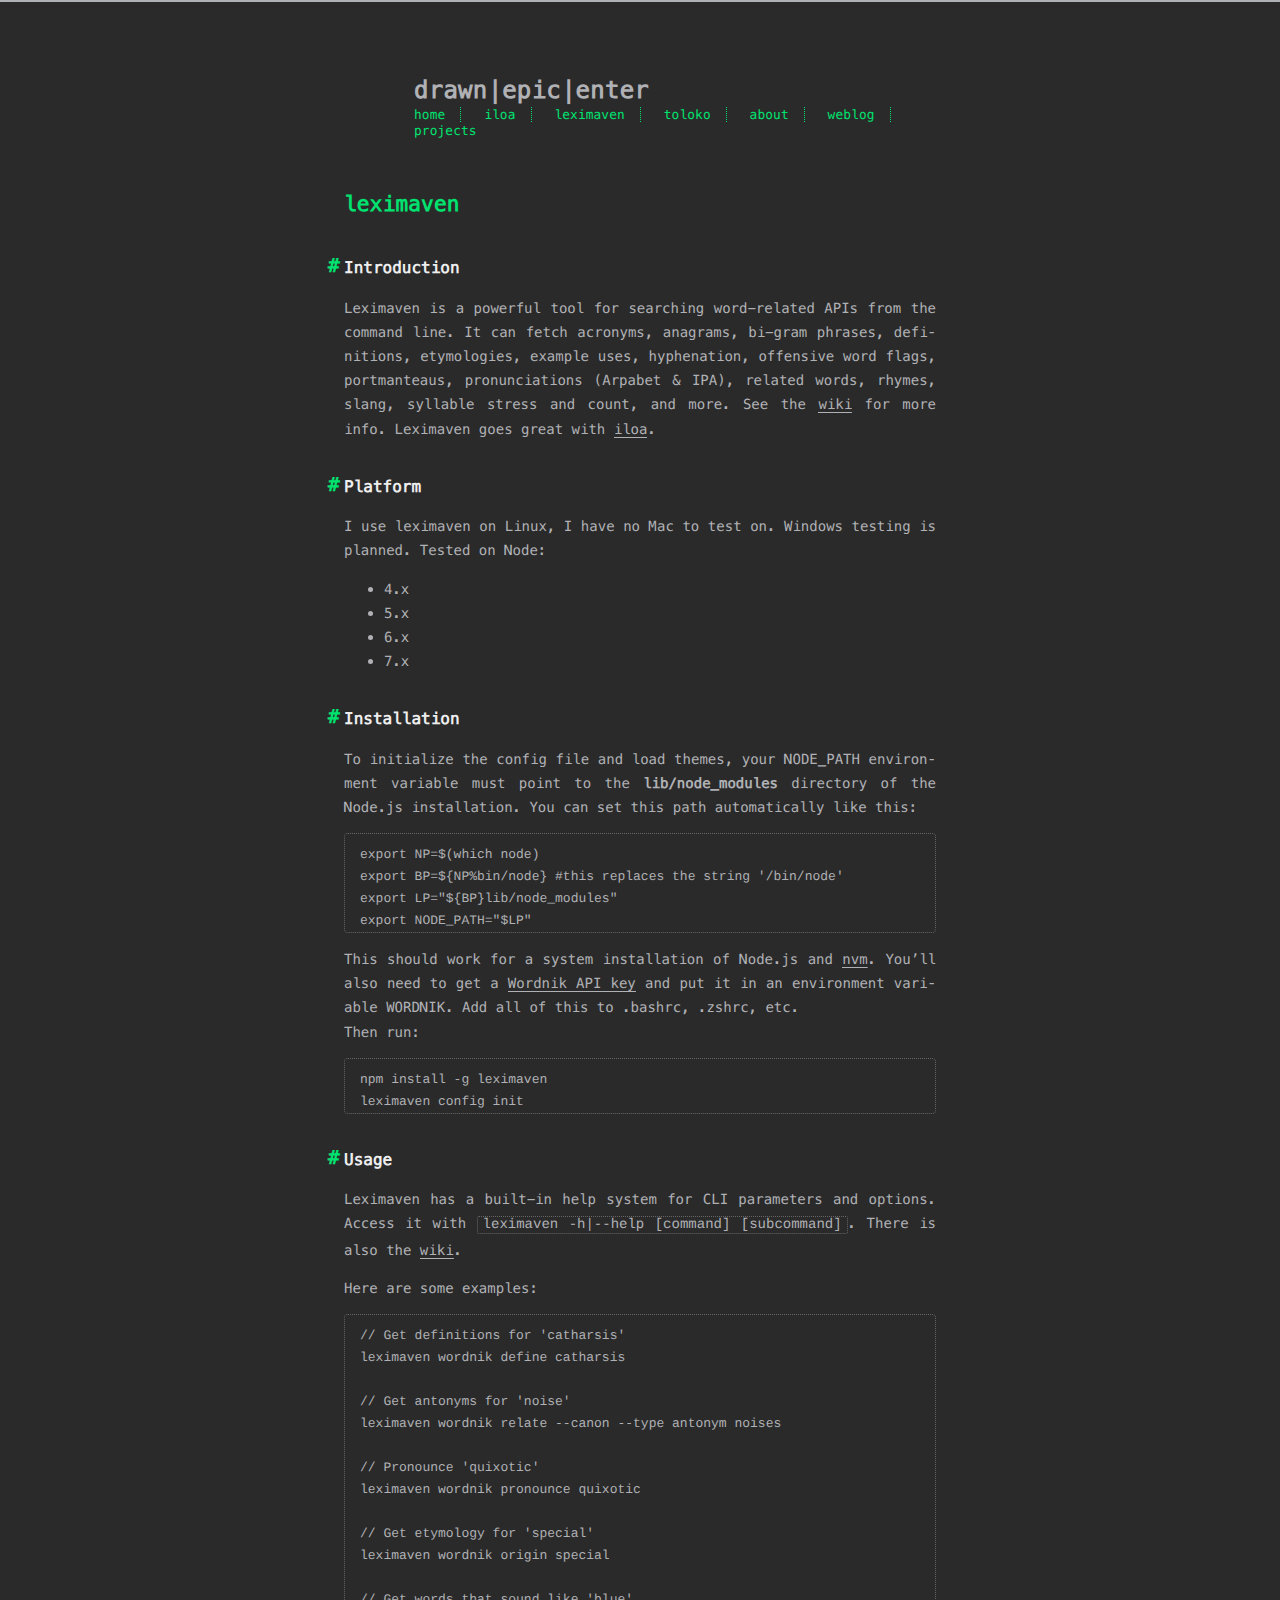
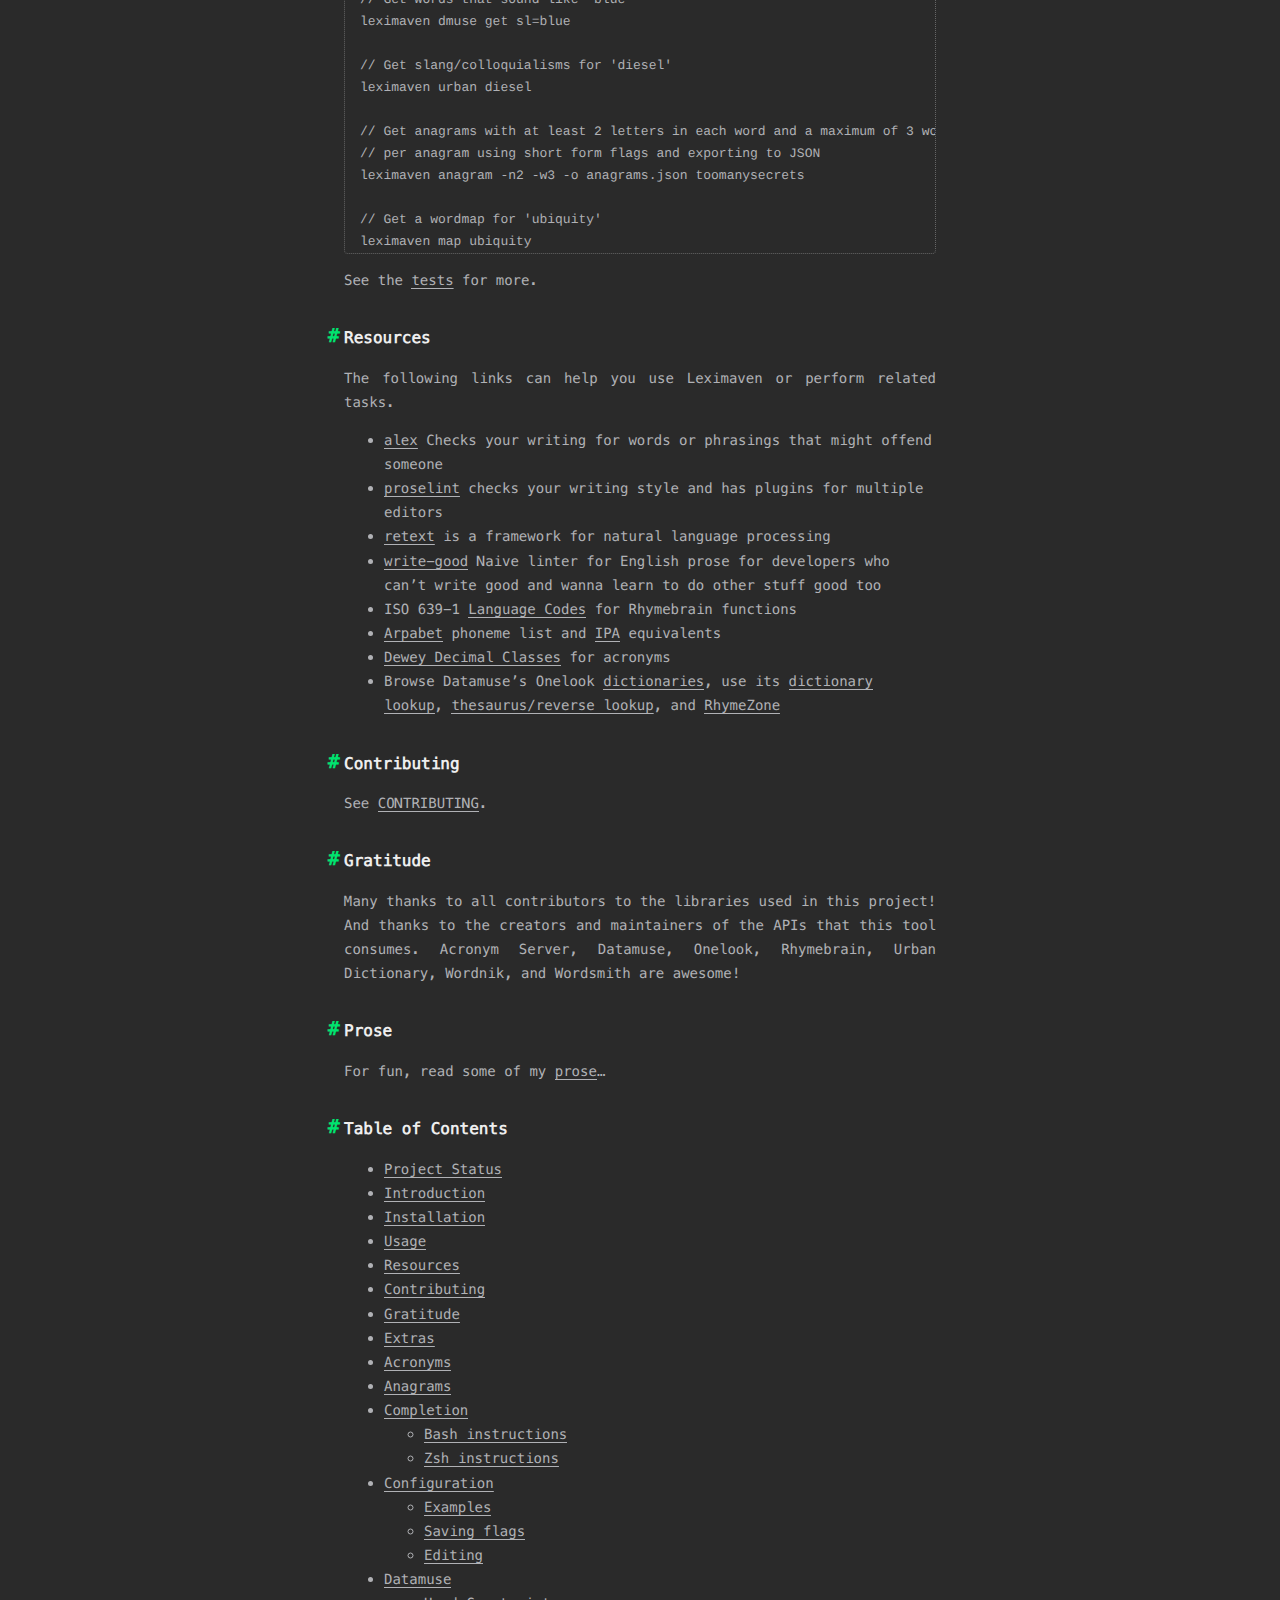
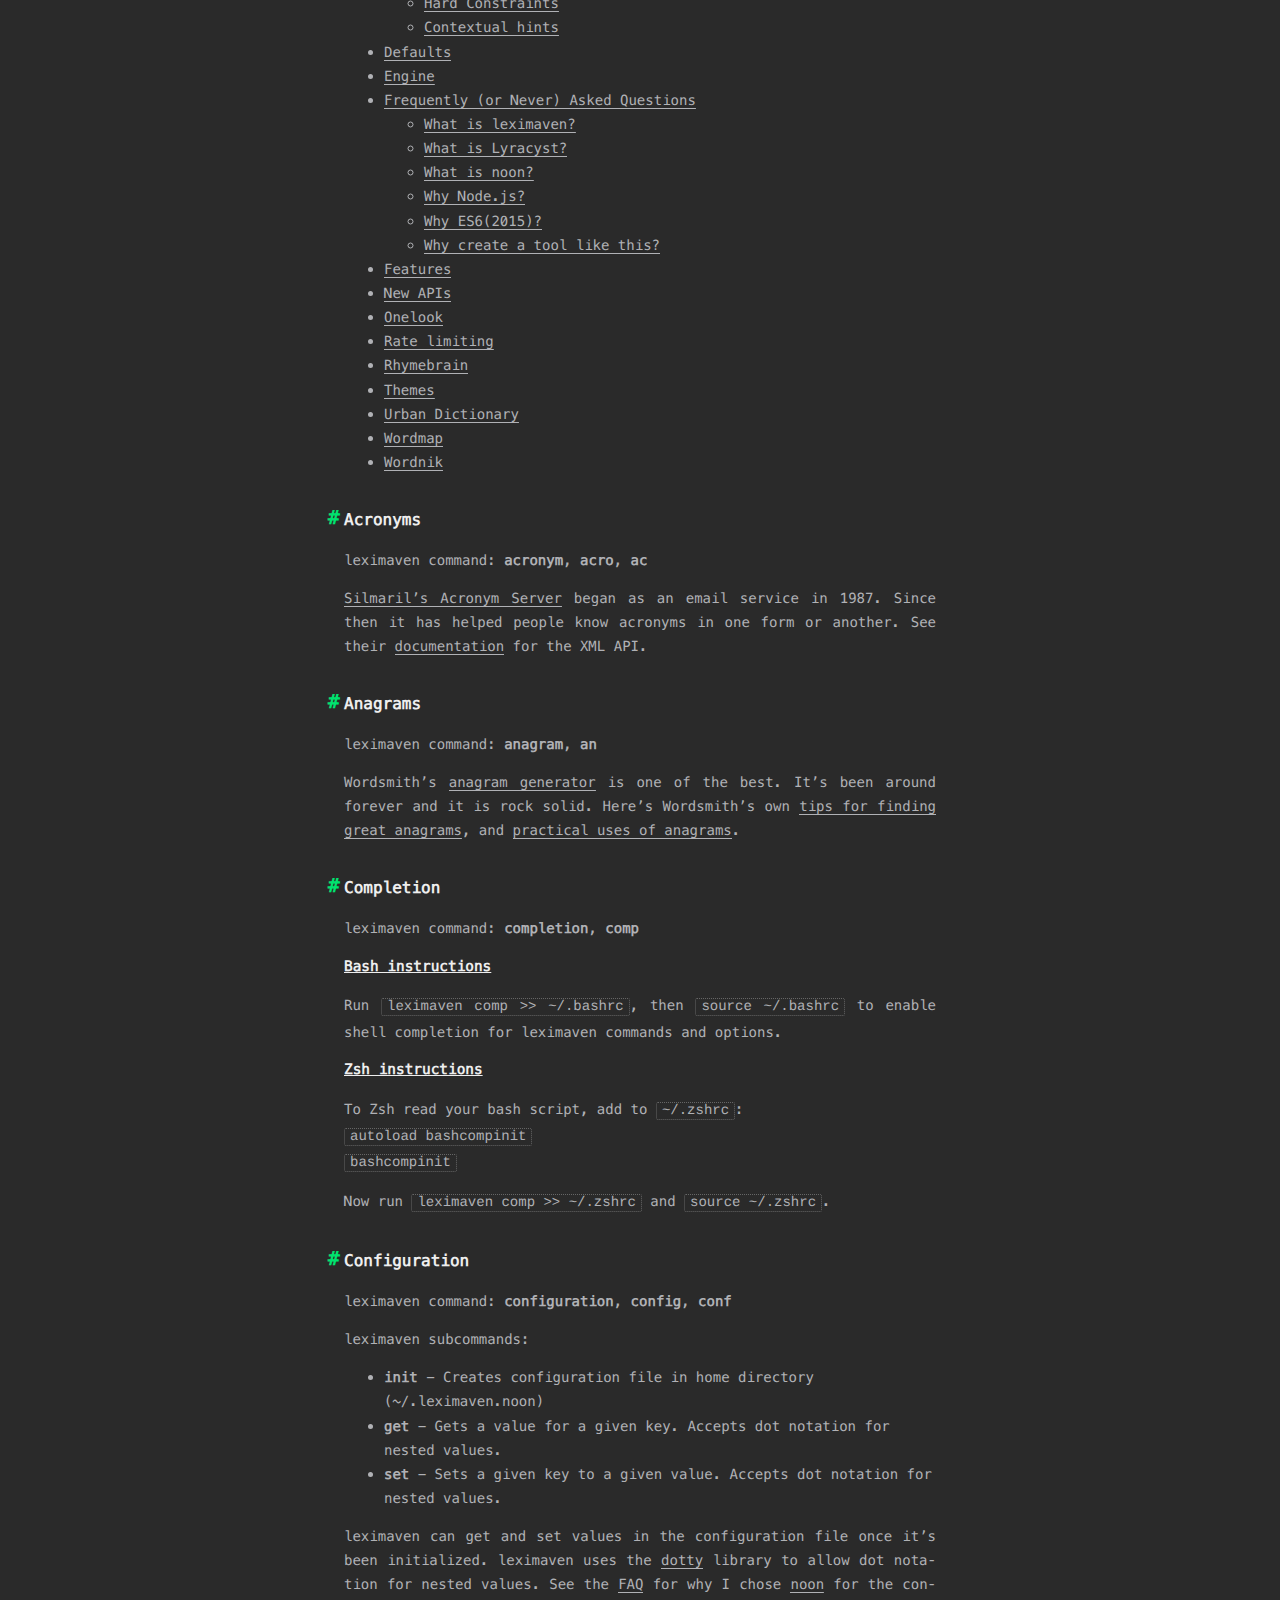
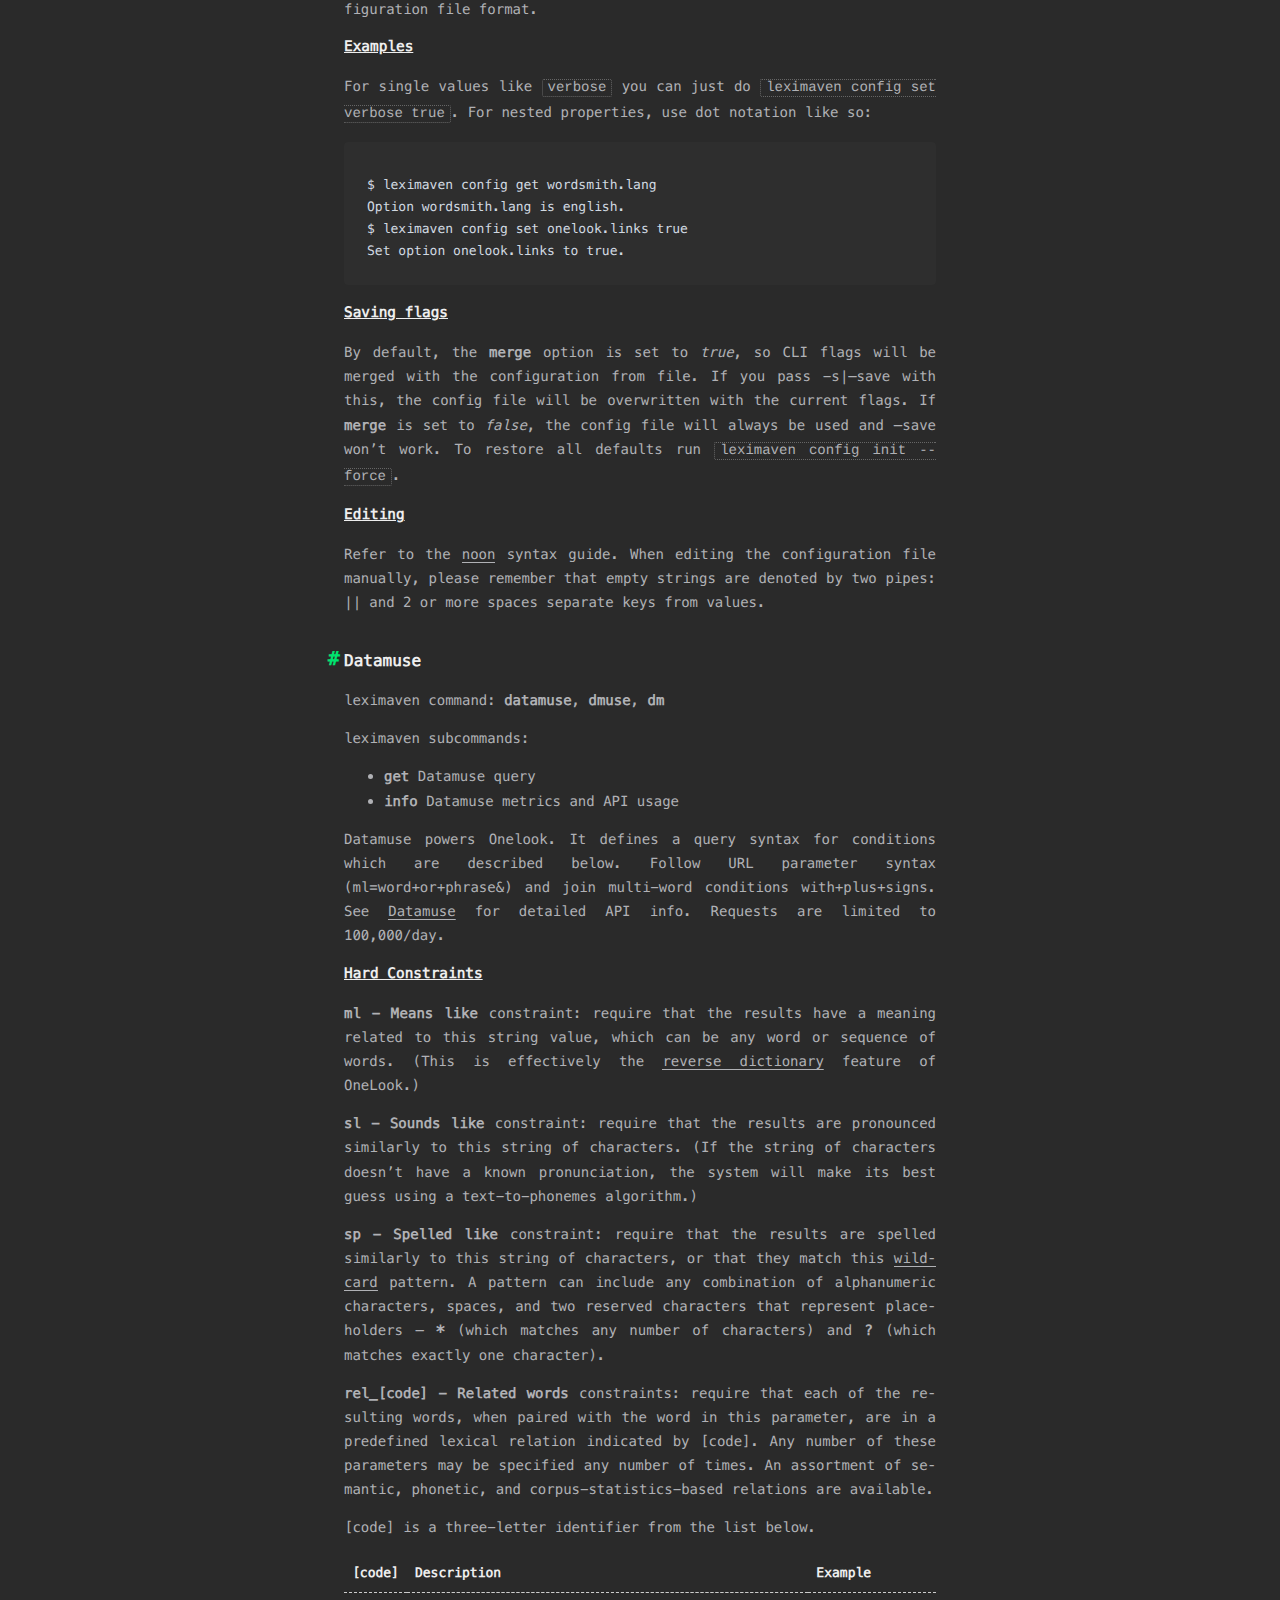
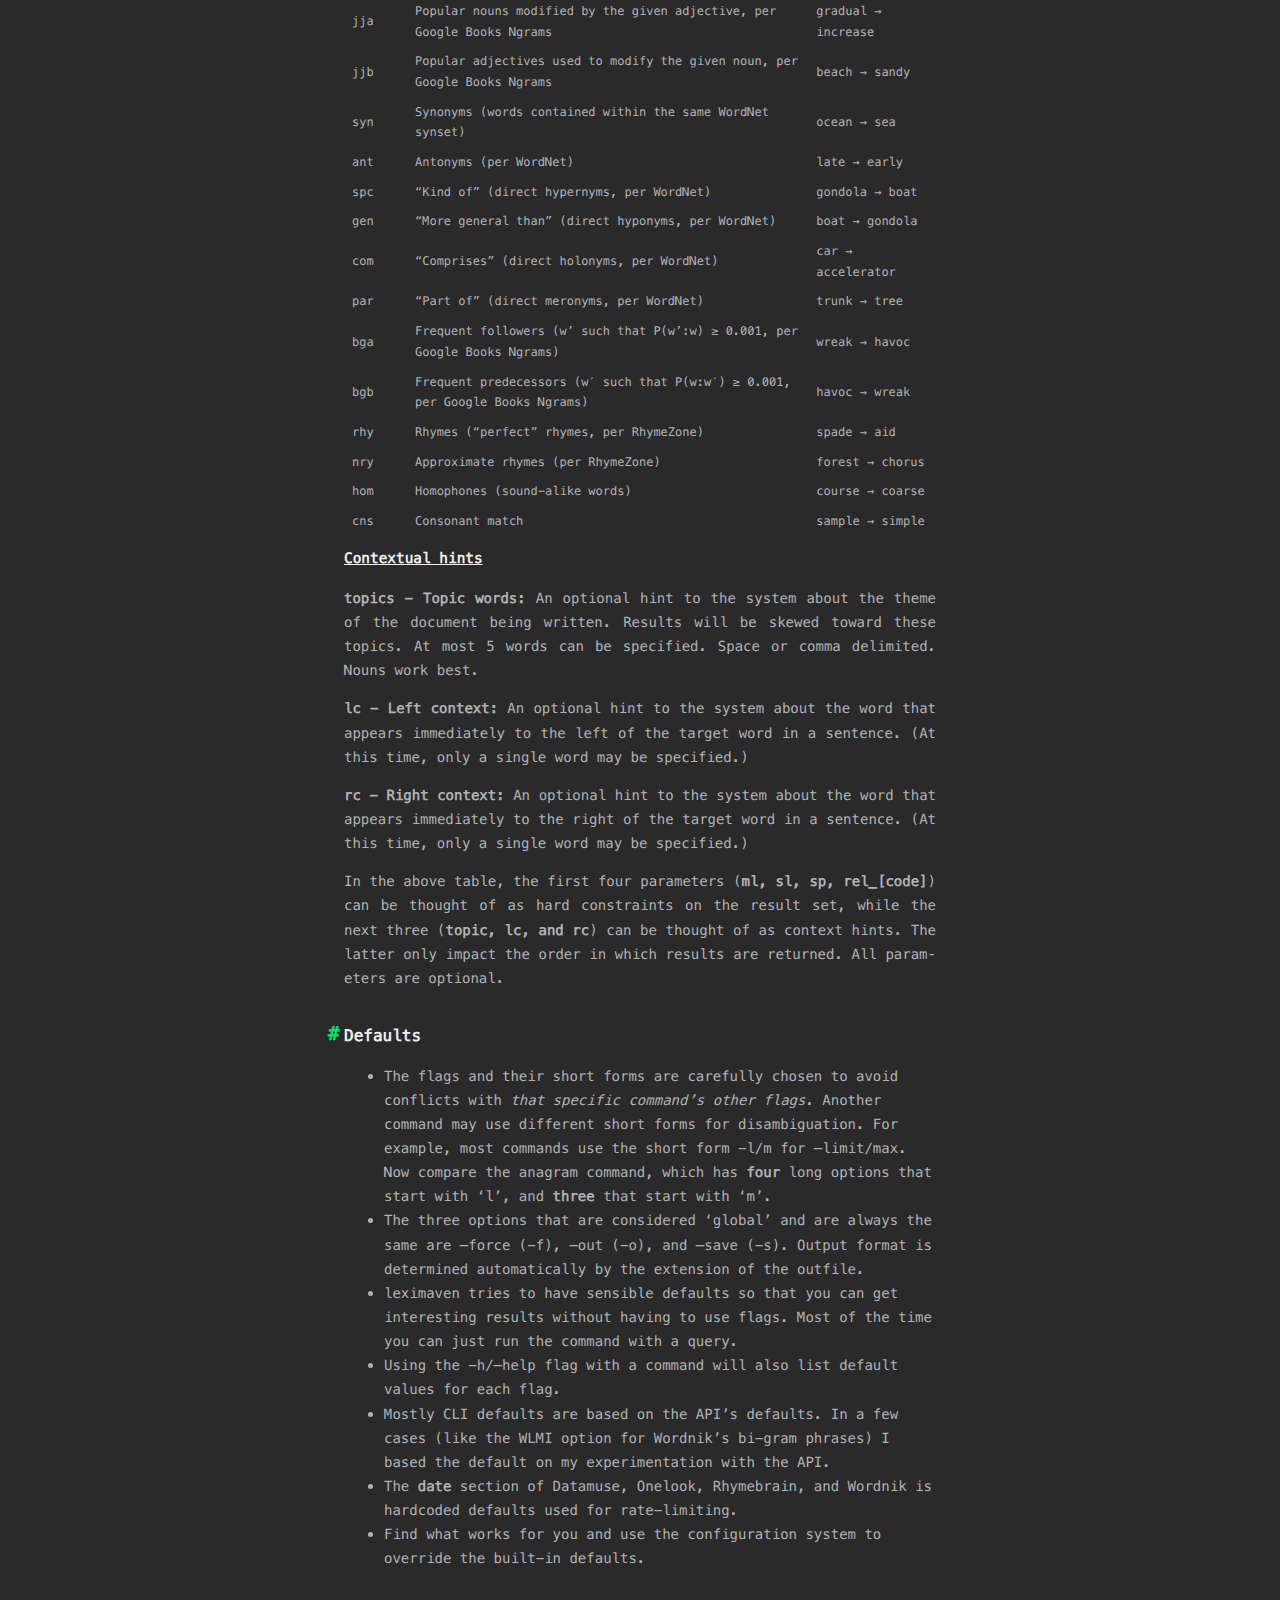
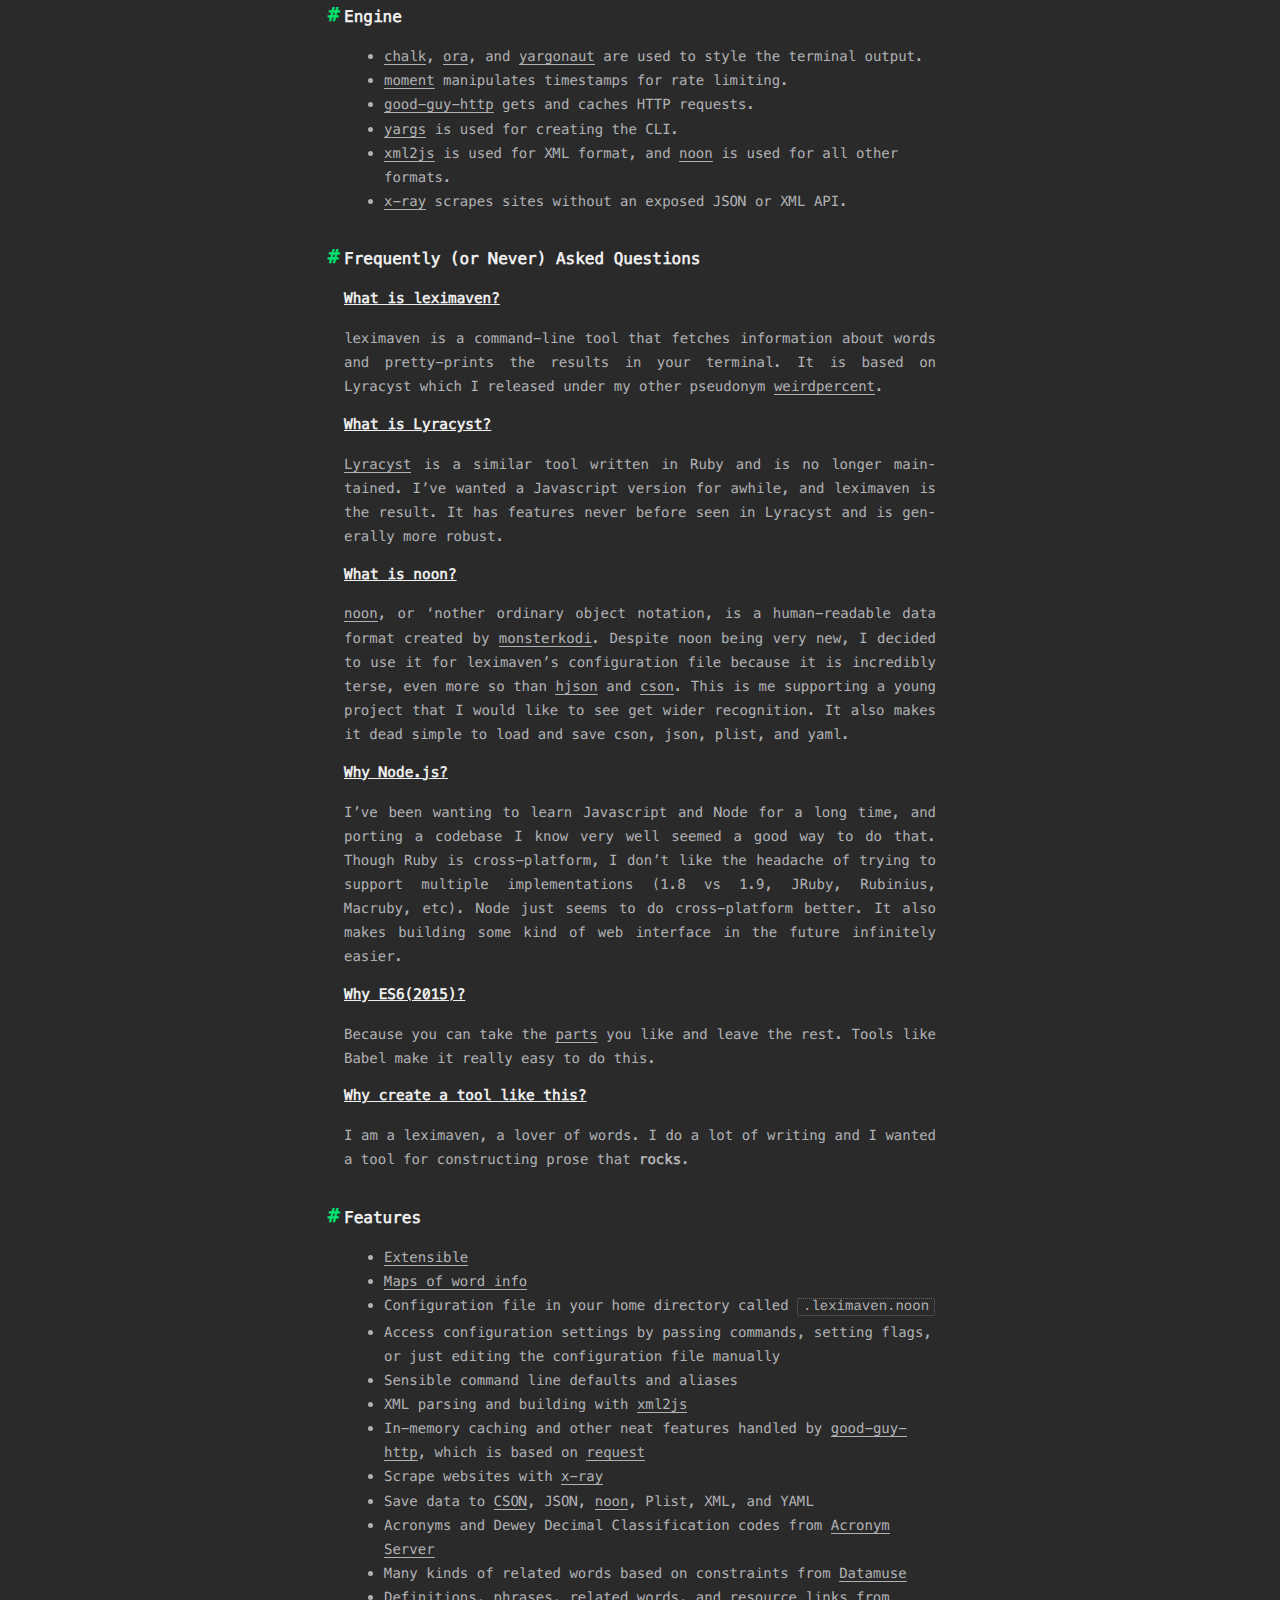
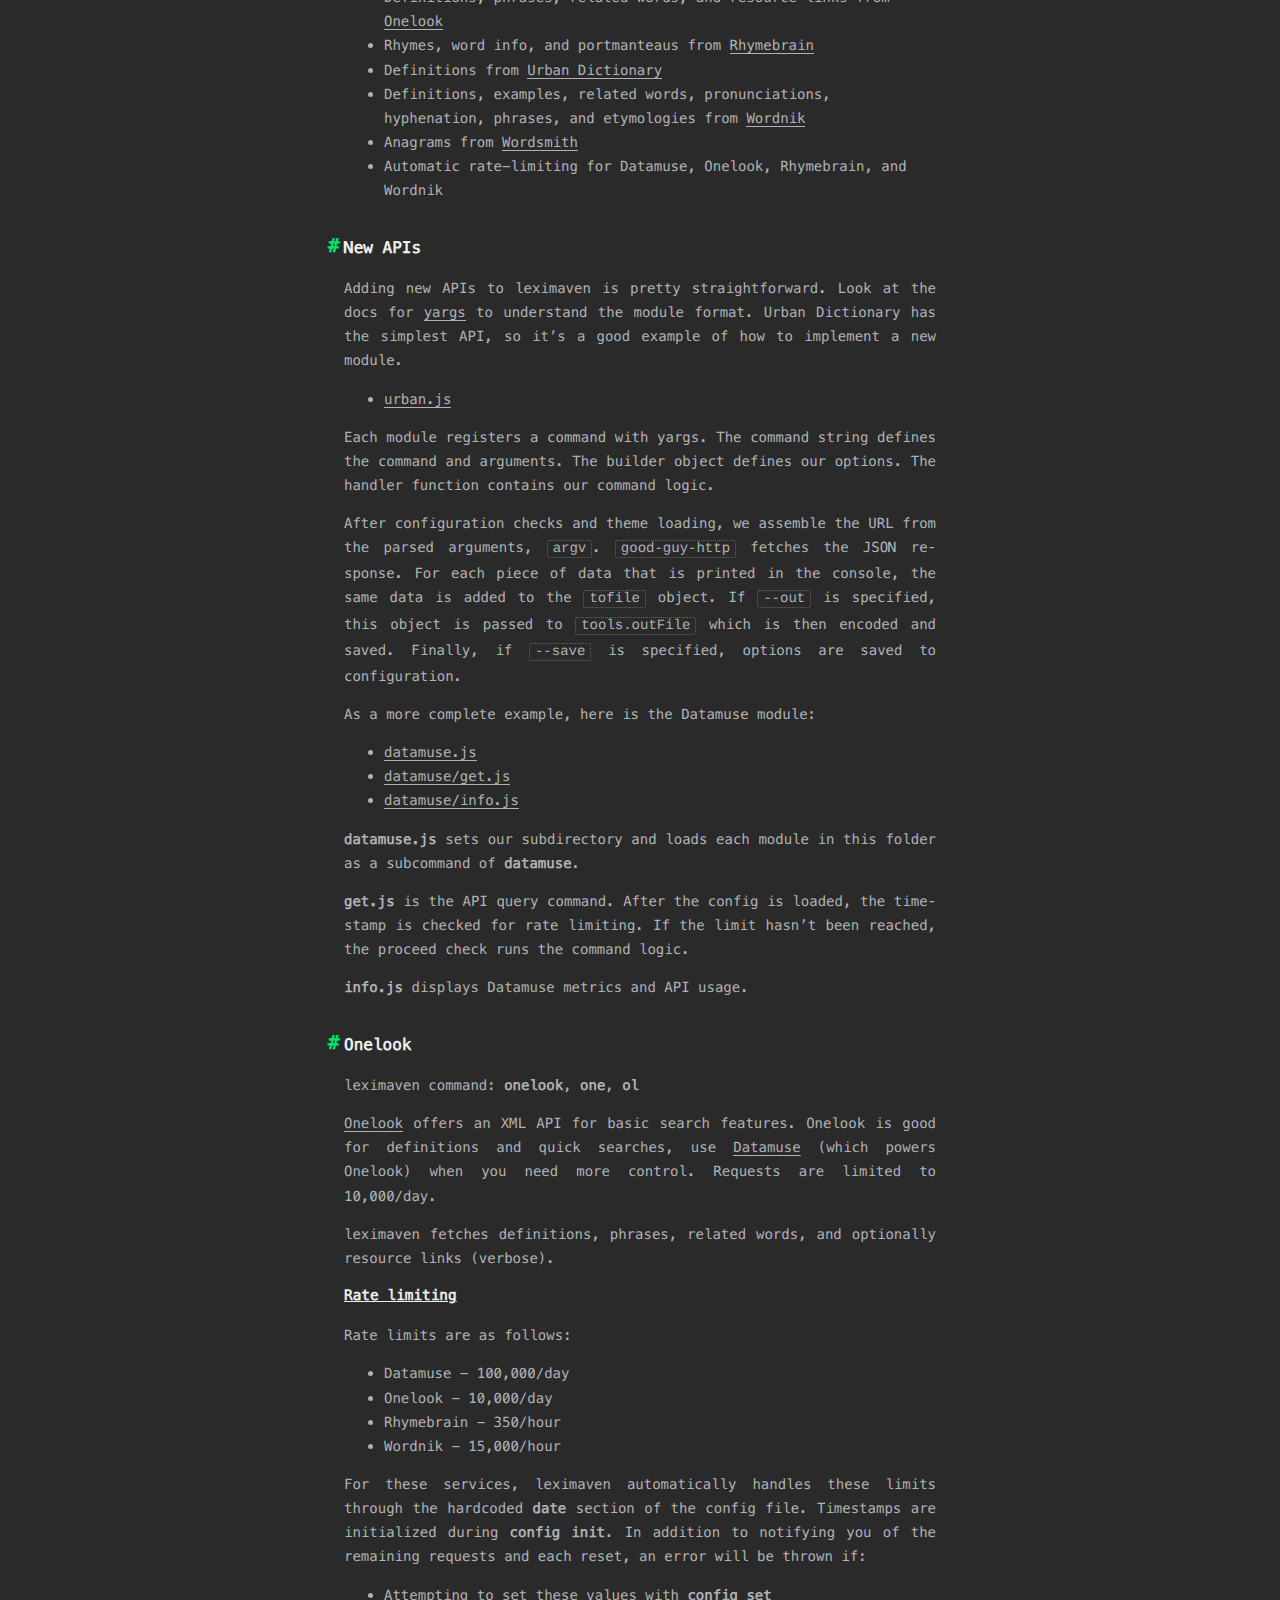
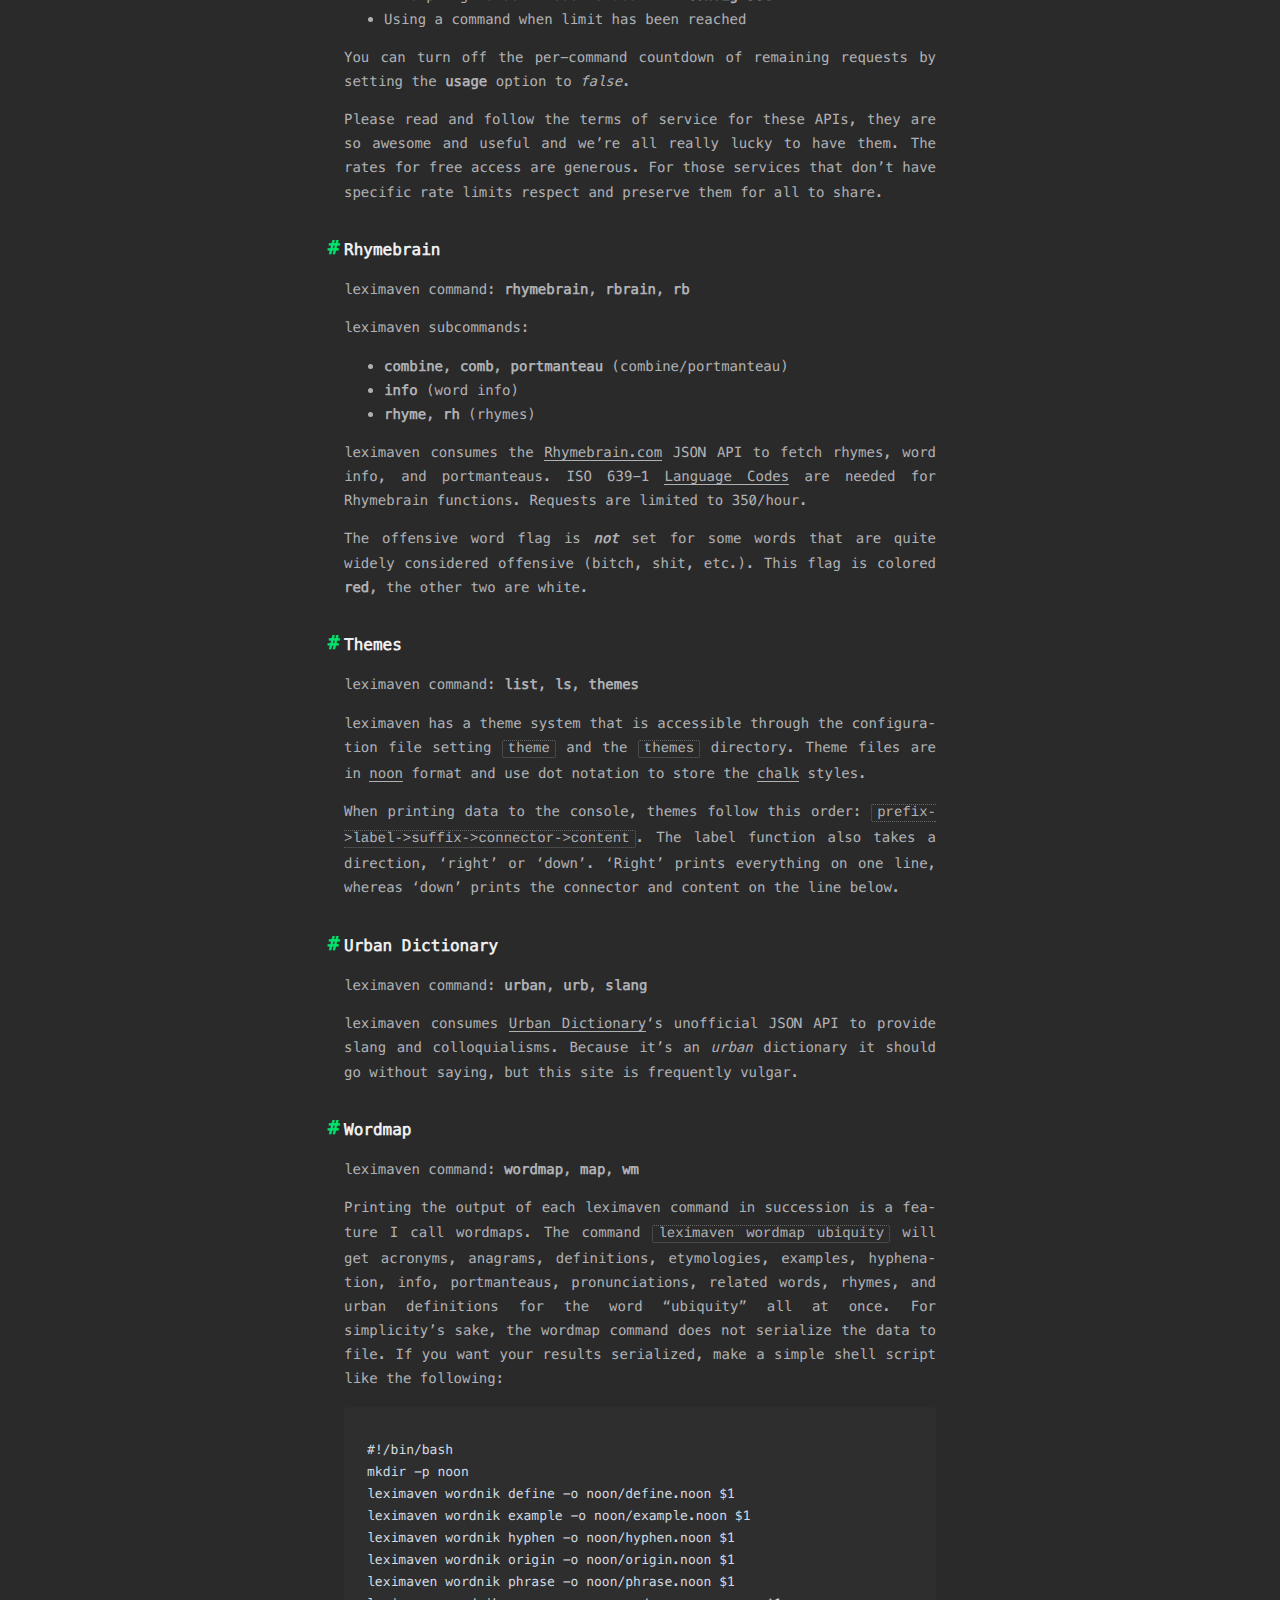
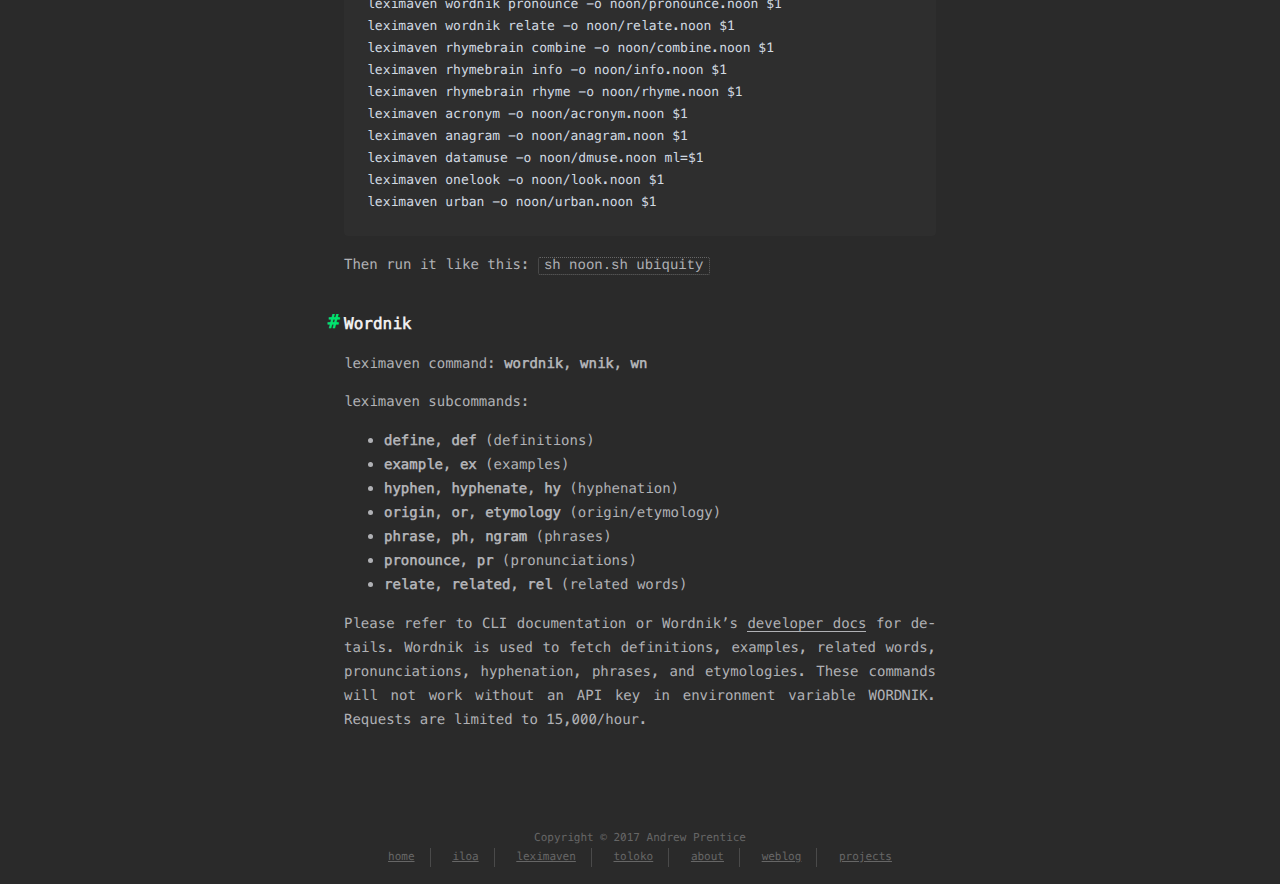
<file: leximaven/index.html>
<!DOCTYPE html>
<html lang=en>
<head>
    <!-- so meta -->
    <meta charset="utf-8">
    <meta http-equiv="X-UA-Compatible" content="IE=edge">
    <meta name="HandheldFriendly" content="True">
    <meta name="viewport" content="width=device-width, initial-scale=1, maximum-scale=1" />
    <meta name="description" content="leximavenIntroductionLeximaven is a powerful tool for searching word-related APIs from the command line. It can fetch acronyms, anagrams, bi-gram phrases, definitions, etymologies, example uses, hyphe">
<meta property="og:type" content="website">
<meta property="og:title" content="leximaven">
<meta property="og:url" content="https://drawnepicenter.github.io/leximaven/index.html">
<meta property="og:site_name" content="drawn|epic|enter">
<meta property="og:description" content="leximavenIntroductionLeximaven is a powerful tool for searching word-related APIs from the command line. It can fetch acronyms, anagrams, bi-gram phrases, definitions, etymologies, example uses, hyphe">
<meta property="og:updated_time" content="2017-01-23T06:48:01.182Z">
<meta name="twitter:card" content="summary">
<meta name="twitter:title" content="leximaven">
<meta name="twitter:description" content="leximavenIntroductionLeximaven is a powerful tool for searching word-related APIs from the command line. It can fetch acronyms, anagrams, bi-gram phrases, definitions, etymologies, example uses, hyphe">
    
    
        
          
              <link rel="shortcut icon" href="/images/favicon.ico">
          
        
        
          
            <link rel="icon" type="image/png" href="/images/favicon-192x192.png" sizes="192x192">
          
        
        
          
            <link rel="apple-touch-icon" sizes="180x180" href="/images/apple-touch-icon.png">
          
        
    
    <!-- title -->
    <title>leximaven</title>
    <!-- styles -->
    <link rel="stylesheet" href="/lib/font-awesome/css/font-awesome.min.css">
    <link rel="stylesheet" href="/lib/meslo-LG/styles.css">
    <link rel="stylesheet" href="/lib/justified-gallery/justifiedGallery.min.css">
    <link rel="stylesheet" href="/css/style.css">
    <!-- rss -->
    
    
      <link rel="alternate" href="/atom.xml" title="drawn|epic|enter" type="application/atom+xml" />
    
    <!-- jquery -->
    <script src="/lib/jquery/jquery.min.js"></script>
</head>

<body>
    
    <div class="content index width mx-auto px2 my4">
        
          <header id="header">
  <a href="/">
  
    
      <div id="logo" style="background-image: url(https://www.gravatar.com/avatar/80db990e344a0df987e5a6055328f039);"></div>
    
  
    <div id="title">
      <h1>drawn|epic|enter</h1>
    </div>
  </a>
  <div id="nav">
    <ul>
      <li class="icon">
        <a href="#"><i class="fa fa-bars fa-2x"></i></a>
      </li>
       
        <li><a href="/">home</a></li>
       
        <li><a href="/iloa/">iloa</a></li>
       
        <li><a href="/leximaven/">leximaven</a></li>
       
        <li><a href="/toloko/">toloko</a></li>
       
        <li><a href="/about/">about</a></li>
       
        <li><a href="/archives/">weblog</a></li>
       
        <li><a href="https://github.com/drawnepicenter">projects</a></li>
      
    </ul>
  </div>
</header>

        
        <article class="post" itemscope itemtype="http://schema.org/BlogPosting">
  

  <div class="content" itemprop="articleBody">
    <h1 id="leximaven"><a href="#leximaven" class="headerlink" title="leximaven"></a>leximaven</h1><h2 id="Introduction"><a href="#Introduction" class="headerlink" title="Introduction"></a>Introduction</h2><p>Leximaven is a powerful tool for searching word-related APIs from the command line. It can fetch acronyms, anagrams, bi-gram phrases, definitions, etymologies, example uses, hyphenation, offensive word flags, portmanteaus, pronunciations (Arpabet &amp; IPA), related words, rhymes, slang, syllable stress and count, and more. See the <a href="https://github.com/drawnepicenter/leximaven/wiki" target="_blank" rel="external">wiki</a> for more info. Leximaven goes great with <a href="https://github.com/drawnepicenter/iloa" target="_blank" rel="external">iloa</a>.</p>
<h2 id="Platform"><a href="#Platform" class="headerlink" title="Platform"></a>Platform</h2><p>I use leximaven on Linux, I have no Mac to test on. Windows testing is planned. Tested on Node:</p>
<ul>
<li>4.x</li>
<li>5.x</li>
<li>6.x</li>
<li>7.x</li>
</ul>
<h2 id="Installation"><a href="#Installation" class="headerlink" title="Installation"></a>Installation</h2><p>To initialize the config file and load themes, your NODE_PATH environment variable must point to the <strong>lib/node_modules</strong> directory of the Node.js installation. You can set this path automatically like this:</p>
<pre><code>export NP=$(which node)
export BP=${NP%bin/node} #this replaces the string &apos;/bin/node&apos;
export LP=&quot;${BP}lib/node_modules&quot;
export NODE_PATH=&quot;$LP&quot;
</code></pre><p>This should work for a system installation of Node.js and <a href="https://github.com/creationix/nvm" target="_blank" rel="external">nvm</a>. You’ll also need to get a <a href="http://developer.wordnik.com/" target="_blank" rel="external">Wordnik API key</a> and put it in an environment variable WORDNIK. Add all of this to .bashrc, .zshrc, etc.<br>Then run:</p>
<pre><code>npm install -g leximaven
leximaven config init
</code></pre><h2 id="Usage"><a href="#Usage" class="headerlink" title="Usage"></a>Usage</h2><p>Leximaven has a built-in help system for CLI parameters and options. Access it with <code>leximaven -h|--help [command] [subcommand]</code>. There is also the <a href="https://github.com/drawnepicenter/leximaven/wiki" target="_blank" rel="external">wiki</a>.</p>
<p>Here are some examples:</p>
<pre><code>// Get definitions for &apos;catharsis&apos;
leximaven wordnik define catharsis

// Get antonyms for &apos;noise&apos;
leximaven wordnik relate --canon --type antonym noises

// Pronounce &apos;quixotic&apos;
leximaven wordnik pronounce quixotic

// Get etymology for &apos;special&apos;
leximaven wordnik origin special

// Get words that sound like &apos;blue&apos;
leximaven dmuse get sl=blue

// Get slang/colloquialisms for &apos;diesel&apos;
leximaven urban diesel

// Get anagrams with at least 2 letters in each word and a maximum of 3 words
// per anagram using short form flags and exporting to JSON
leximaven anagram -n2 -w3 -o anagrams.json toomanysecrets

// Get a wordmap for &apos;ubiquity&apos;
leximaven map ubiquity
</code></pre><p>See the <a href="https://github.com/drawnepicenter/leximaven/blob/master/test/test.es6" target="_blank" rel="external">tests</a> for more.</p>
<h2 id="Resources"><a href="#Resources" class="headerlink" title="Resources"></a>Resources</h2><p>The following links can help you use Leximaven or perform related tasks.</p>
<ul>
<li><a href="https://github.com/wooorm/alex" target="_blank" rel="external">alex</a> Checks your writing for words or phrasings that might offend someone</li>
<li><a href="https://github.com/amperser/proselint" target="_blank" rel="external">proselint</a> checks your writing style and has plugins for multiple editors</li>
<li><a href="https://github.com/wooorm/retext" target="_blank" rel="external">retext</a> is a framework for natural language processing</li>
<li><a href="https://github.com/btford/write-good" target="_blank" rel="external">write-good</a> Naive linter for English prose for developers who can’t write good and wanna learn to do other stuff good too</li>
<li>ISO 639-1 <a href="http://www.loc.gov/standards/iso639-2/php/English_list.php" target="_blank" rel="external">Language Codes</a> for Rhymebrain functions</li>
<li><a href="http://en.wikipedia.org/wiki/Arpabet" target="_blank" rel="external">Arpabet</a> phoneme list and <a href="http://en.wikipedia.org/wiki/Help:IPA_for_English" target="_blank" rel="external">IPA</a> equivalents</li>
<li><a href="http://en.wikipedia.org/wiki/List_of_Dewey_Decimal_classes" target="_blank" rel="external">Dewey Decimal Classes</a> for acronyms</li>
<li>Browse Datamuse’s Onelook <a href="http://www.onelook.com/?d=all_gen" target="_blank" rel="external">dictionaries</a>, use its <a href="http://www.onelook.com/" target="_blank" rel="external">dictionary lookup</a>, <a href="http://www.onelook.com/thesaurus/" target="_blank" rel="external">thesaurus/reverse lookup</a>, and <a href="http://www.rhymezone.com/" target="_blank" rel="external">RhymeZone</a></li>
</ul>
<h2 id="Contributing"><a href="#Contributing" class="headerlink" title="Contributing"></a>Contributing</h2><p>See <a href="https://github.com/drawnepicenter/leximaven/blob/master/CONTRIBUTING.md" target="_blank" rel="external">CONTRIBUTING</a>.</p>
<h2 id="Gratitude"><a href="#Gratitude" class="headerlink" title="Gratitude"></a>Gratitude</h2><p>Many thanks to all contributors to the libraries used in this project! And thanks to the creators and maintainers of the APIs that this tool consumes. Acronym Server, Datamuse, Onelook, Rhymebrain, Urban Dictionary, Wordnik, and Wordsmith are awesome!</p>
<h2 id="Prose"><a href="#Prose" class="headerlink" title="Prose"></a>Prose</h2><p>For fun, read some of my <a href="https://github.com/drawnepicenter/prose#readme" target="_blank" rel="external">prose</a>…</p>
<h2 id="Table-of-Contents"><a href="#Table-of-Contents" class="headerlink" title="Table of Contents"></a>Table of Contents</h2><ul>
<li><a href="https://github.com/drawnepicenter/leximaven/blob/master/README.md#leximaven" target="_blank" rel="external">Project Status</a></li>
<li><a href="https://github.com/drawnepicenter/leximaven/blob/master/README.md#introduction" target="_blank" rel="external">Introduction</a></li>
<li><a href="https://github.com/drawnepicenter/leximaven/blob/master/README.md#installation" target="_blank" rel="external">Installation</a></li>
<li><a href="https://github.com/drawnepicenter/leximaven/blob/master/README.md#usage" target="_blank" rel="external">Usage</a></li>
<li><a href="https://github.com/drawnepicenter/leximaven/blob/master/README.md#resources" target="_blank" rel="external">Resources</a></li>
<li><a href="https://github.com/drawnepicenter/leximaven/blob/master/CONTRIBUTING.md" target="_blank" rel="external">Contributing</a></li>
<li><a href="https://github.com/drawnepicenter/leximaven/blob/master/README.md#graditude" target="_blank" rel="external">Gratitude</a></li>
<li><a href="https://github.com/drawnepicenter/leximaven/blob/master/README.md#extras" target="_blank" rel="external">Extras</a></li>
<li><a href="https://github.com/drawnepicenter/leximaven/wiki#acronyms" target="_blank" rel="external">Acronyms</a></li>
<li><a href="https://github.com/drawnepicenter/leximaven/wiki#anagrams" target="_blank" rel="external">Anagrams</a></li>
<li><a href="https://github.com/drawnepicenter/leximaven/wiki#completion" target="_blank" rel="external">Completion</a><ul>
<li><a href="https://github.com/drawnepicenter/leximaven/wiki#bash-instructions" target="_blank" rel="external">Bash instructions</a></li>
<li><a href="https://github.com/drawnepicenter/leximaven/wiki#zsh-instructions" target="_blank" rel="external">Zsh instructions</a></li>
</ul>
</li>
<li><a href="https://github.com/drawnepicenter/leximaven/wiki#configuration" target="_blank" rel="external">Configuration</a><ul>
<li><a href="https://github.com/drawnepicenter/leximaven/wiki#examples" target="_blank" rel="external">Examples</a></li>
<li><a href="https://github.com/drawnepicenter/leximaven/wiki#saving-flags" target="_blank" rel="external">Saving flags</a></li>
<li><a href="https://github.com/drawnepicenter/leximaven/wiki#editing" target="_blank" rel="external">Editing</a></li>
</ul>
</li>
<li><a href="https://github.com/drawnepicenter/leximaven/wiki#datamuse" target="_blank" rel="external">Datamuse</a><ul>
<li><a href="https://github.com/drawnepicenter/leximaven/wiki#hard-constraints" target="_blank" rel="external">Hard Constraints</a></li>
<li><a href="https://github.com/drawnepicenter/leximaven/wiki#contextual-hints" target="_blank" rel="external">Contextual hints</a></li>
</ul>
</li>
<li><a href="https://github.com/drawnepicenter/leximaven/wiki#defaults" target="_blank" rel="external">Defaults</a></li>
<li><a href="https://github.com/drawnepicenter/leximaven/wiki#engine" target="_blank" rel="external">Engine</a></li>
<li><a href="https://github.com/drawnepicenter/leximaven/wiki#frequently-or-never-asked-questions" target="_blank" rel="external">Frequently (or Never) Asked Questions</a><ul>
<li><a href="https://github.com/drawnepicenter/leximaven/wiki#what-is-leximaven" target="_blank" rel="external">What is leximaven?</a></li>
<li><a href="https://github.com/drawnepicenter/leximaven/wiki#what-is-lyracyst" target="_blank" rel="external">What is Lyracyst?</a></li>
<li><a href="https://github.com/drawnepicenter/leximaven/wiki#what-is-noon" target="_blank" rel="external">What is noon?</a></li>
<li><a href="https://github.com/drawnepicenter/leximaven/wiki#why-nodejs" target="_blank" rel="external">Why Node.js?</a></li>
<li><a href="https://github.com/drawnepicenter/leximaven/wiki#why-es62015" target="_blank" rel="external">Why ES6(2015)?</a></li>
<li><a href="https://github.com/drawnepicenter/leximaven/wiki#why-create-a-tool-like-this" target="_blank" rel="external">Why create a tool like this?</a></li>
</ul>
</li>
<li><a href="#https://github.com/drawnepicenter/leximaven/wikifeatures">Features</a></li>
<li><a href="#https://github.com/drawnepicenter/leximaven/wikinew-apis">New APIs</a></li>
<li><a href="https://github.com/drawnepicenter/leximaven/wiki#onelook" target="_blank" rel="external">Onelook</a></li>
<li><a href="https://github.com/drawnepicenter/leximaven/wiki#rate-limiting" target="_blank" rel="external">Rate limiting</a></li>
<li><a href="https://github.com/drawnepicenter/leximaven/wiki#rhymebrain" target="_blank" rel="external">Rhymebrain</a></li>
<li><a href="https://github.com/drawnepicenter/leximaven/wiki#themes" target="_blank" rel="external">Themes</a></li>
<li><a href="https://github.com/drawnepicenter/leximaven/wiki#urban-dictionary" target="_blank" rel="external">Urban Dictionary</a></li>
<li><a href="https://github.com/drawnepicenter/leximaven/wiki#wordmap" target="_blank" rel="external">Wordmap</a></li>
<li><a href="https://github.com/drawnepicenter/leximaven/wiki#wordnik" target="_blank" rel="external">Wordnik</a></li>
</ul>
<h2 id="Acronyms"><a href="#Acronyms" class="headerlink" title="Acronyms"></a>Acronyms</h2><p>leximaven command: <strong>acronym</strong>, <strong>acro</strong>, <strong>ac</strong></p>
<p><a href="http://acronyms.silmaril.ie/#about" target="_blank" rel="external">Silmaril’s Acronym Server</a> began as an email service in 1987. Since then it has helped people know acronyms in one form or another. See their <a href="http://acronyms.silmaril.ie/#api" target="_blank" rel="external">documentation</a> for the XML API.</p>
<h2 id="Anagrams"><a href="#Anagrams" class="headerlink" title="Anagrams"></a>Anagrams</h2><p>leximaven command: <strong>anagram</strong>, <strong>an</strong></p>
<p>Wordsmith’s <a href="http://www.wordsmith.org/anagram/advanced.html" target="_blank" rel="external">anagram generator</a> is one of the best. It’s been around forever and it is rock solid. Here’s Wordsmith’s own <a href="http://wordsmith.org/anagram/tips.html" target="_blank" rel="external">tips for finding great anagrams</a>, and <a href="http://wordsmith.org/anagram/practical.html" target="_blank" rel="external">practical uses of anagrams</a>.</p>
<h2 id="Completion"><a href="#Completion" class="headerlink" title="Completion"></a>Completion</h2><p>leximaven command: <strong>completion</strong>, <strong>comp</strong></p>
<h3 id="Bash-instructions"><a href="#Bash-instructions" class="headerlink" title="Bash instructions"></a>Bash instructions</h3><p>Run <code>leximaven comp &gt;&gt; ~/.bashrc</code>, then <code>source ~/.bashrc</code> to enable shell completion for leximaven commands and options.</p>
<h3 id="Zsh-instructions"><a href="#Zsh-instructions" class="headerlink" title="Zsh instructions"></a>Zsh instructions</h3><p>To Zsh read your bash script, add to <code>~/.zshrc</code>:<br><code>autoload bashcompinit</code><br><code>bashcompinit</code></p>
<p>Now run <code>leximaven comp &gt;&gt; ~/.zshrc</code> and <code>source ~/.zshrc</code>.</p>
<h2 id="Configuration"><a href="#Configuration" class="headerlink" title="Configuration"></a>Configuration</h2><p>leximaven command: <strong>configuration</strong>, <strong>config</strong>, <strong>conf</strong></p>
<p>leximaven subcommands:</p>
<ul>
<li><strong>init</strong> - Creates configuration file in home directory (~/.leximaven.noon)</li>
<li><strong>get</strong> - Gets a value for a given key. Accepts dot notation for nested values.</li>
<li><strong>set</strong> - Sets a given key to a given value. Accepts dot notation for nested values.</li>
</ul>
<p>leximaven can get and set values in the configuration file once it’s been initialized. leximaven uses the <a href="https://github.com/deoxxa/dotty" target="_blank" rel="external">dotty</a> library to allow dot notation for nested values. See the <a href="https://github.com/drawnepicenter/leximaven/wiki#frequently-or-never-asked-questions" target="_blank" rel="external">FAQ</a> for why I chose <a href="https://github.com/monsterkodi/noon" target="_blank" rel="external">noon</a> for the configuration file format.</p>
<h3 id="Examples"><a href="#Examples" class="headerlink" title="Examples"></a>Examples</h3><p>For single values like <code>verbose</code> you can just do <code>leximaven config set verbose true</code>. For nested properties, use dot notation like so:</p>
<figure class="highlight plain"><table><tr><td class="gutter"><pre><div class="line">1</div><div class="line">2</div><div class="line">3</div><div class="line">4</div><div class="line">5</div></pre></td><td class="code"><pre><div class="line">$ leximaven config get wordsmith.lang</div><div class="line">Option wordsmith.lang is english.</div><div class="line"></div><div class="line">$ leximaven config set onelook.links true</div><div class="line">Set option onelook.links to true.</div></pre></td></tr></table></figure>
<h3 id="Saving-flags"><a href="#Saving-flags" class="headerlink" title="Saving flags"></a>Saving flags</h3><p>By default, the <strong>merge</strong> option is set to <em>true</em>, so CLI flags will be merged with the configuration from file. If you pass -s|–save with this, the config file will be overwritten with the current flags. If <strong>merge</strong> is set to <em>false</em>, the config file will always be used and –save won’t work. To restore all defaults run <code>leximaven config init --force</code>.</p>
<h3 id="Editing"><a href="#Editing" class="headerlink" title="Editing"></a>Editing</h3><p>Refer to the <a href="https://github.com/monsterkodi/noon" target="_blank" rel="external">noon</a> syntax guide. When editing the configuration file manually, please remember that empty strings are denoted by two pipes: || and 2 or more spaces separate keys from values.</p>
<h2 id="Datamuse"><a href="#Datamuse" class="headerlink" title="Datamuse"></a>Datamuse</h2><p>leximaven command: <strong>datamuse</strong>, <strong>dmuse</strong>, <strong>dm</strong></p>
<p>leximaven subcommands:</p>
<ul>
<li><strong>get</strong> Datamuse query</li>
<li><strong>info</strong> Datamuse metrics and API usage</li>
</ul>
<p>Datamuse powers Onelook. It defines a query syntax for conditions which are described below. Follow URL parameter syntax (ml=word+or+phrase&amp;) and join multi-word conditions with+plus+signs. See <a href="http://www.datamuse.com/api/" target="_blank" rel="external">Datamuse</a> for detailed API info. Requests are limited to 100,000/day.</p>
<h3 id="Hard-Constraints"><a href="#Hard-Constraints" class="headerlink" title="Hard Constraints"></a>Hard Constraints</h3><p><strong>ml - Means like</strong> constraint: require that the results have a meaning related to this string value, which can be any word or sequence of words. (This is effectively the <a href="http://onelook.com/reverse-dictionary.shtml" target="_blank" rel="external">reverse dictionary</a> feature of OneLook.)</p>
<p><strong>sl - Sounds like</strong> constraint: require that the results are pronounced similarly to this string of characters. (If the string of characters doesn’t have a known pronunciation, the system will make its best guess using a text-to-phonemes algorithm.)</p>
<p><strong>sp - Spelled like</strong> constraint: require that the results are spelled similarly to this string of characters, or that they match this <a href="http://www.onelook.com/?c=faq#patterns" target="_blank" rel="external">wildcard</a> pattern. A pattern can include any combination of alphanumeric characters, spaces, and two reserved characters that represent placeholders — <strong>*</strong> (which matches any number of characters) and <strong>?</strong> (which matches exactly one character).</p>
<p><strong>rel_[code] - Related words</strong> constraints: require that each of the resulting words, when paired with the word in this parameter, are in a predefined lexical relation indicated by [code]. Any number of these parameters may be specified any number of times. An assortment of semantic, phonetic, and corpus-statistics-based relations are available.</p>
<p>[code] is a three-letter identifier from the list below.</p>
<table>
<thead>
<tr>
<th>[code]</th>
<th>Description</th>
<th>Example</th>
</tr>
</thead>
<tbody>
<tr>
<td>jja</td>
<td>Popular nouns modified by the given adjective, per Google Books Ngrams</td>
<td>gradual → increase</td>
</tr>
<tr>
<td>jjb</td>
<td>Popular adjectives used to modify the given noun, per Google Books Ngrams</td>
<td>beach → sandy</td>
</tr>
<tr>
<td>syn</td>
<td>Synonyms (words contained within the same WordNet synset)</td>
<td>ocean → sea</td>
</tr>
<tr>
<td>ant</td>
<td>Antonyms (per WordNet)</td>
<td>late → early</td>
</tr>
<tr>
<td>spc</td>
<td>“Kind of” (direct hypernyms, per WordNet)</td>
<td>gondola → boat</td>
</tr>
<tr>
<td>gen</td>
<td>“More general than” (direct hyponyms, per WordNet)</td>
<td>boat → gondola</td>
</tr>
<tr>
<td>com</td>
<td>“Comprises” (direct holonyms, per WordNet)</td>
<td>car → accelerator</td>
</tr>
<tr>
<td>par</td>
<td>“Part of” (direct meronyms, per WordNet)</td>
<td>trunk → tree</td>
</tr>
<tr>
<td>bga</td>
<td>Frequent followers (w’ such that P(w’:w) ≥ 0.001, per Google Books Ngrams)</td>
<td>wreak → havoc</td>
</tr>
<tr>
<td>bgb</td>
<td>Frequent predecessors (w′ such that P(w:w′) ≥ 0.001, per Google Books Ngrams)</td>
<td>havoc → wreak</td>
</tr>
<tr>
<td>rhy</td>
<td>Rhymes (“perfect” rhymes, per RhymeZone)</td>
<td>spade → aid</td>
</tr>
<tr>
<td>nry</td>
<td>Approximate rhymes (per RhymeZone)</td>
<td>forest → chorus</td>
</tr>
<tr>
<td>hom</td>
<td>Homophones (sound-alike words)</td>
<td>course → coarse</td>
</tr>
<tr>
<td>cns</td>
<td>Consonant match</td>
<td>sample → simple</td>
</tr>
</tbody>
</table>
<h3 id="Contextual-hints"><a href="#Contextual-hints" class="headerlink" title="Contextual hints"></a>Contextual hints</h3><p><strong>topics - Topic words:</strong> An optional hint to the system about the theme of the document being written. Results will be skewed toward these topics. At most 5 words can be specified. Space or comma delimited. Nouns work best.</p>
<p><strong>lc - Left context:</strong> An optional hint to the system about the word that appears immediately to the left of the target word in a sentence. (At this time, only a single word may be specified.)</p>
<p><strong>rc - Right context:</strong> An optional hint to the system about the word that appears immediately to the right of the target word in a sentence. (At this time, only a single word may be specified.)</p>
<p>In the above table, the first four parameters (<strong>ml, sl, sp, rel_[code]</strong>) can be thought of as hard constraints on the result set, while the next three (<strong>topic, lc, and rc</strong>) can be thought of as context hints. The latter only impact the order in which results are returned. All parameters are optional.</p>
<h2 id="Defaults"><a href="#Defaults" class="headerlink" title="Defaults"></a>Defaults</h2><ul>
<li>The flags and their short forms are carefully chosen to avoid conflicts with <em>that specific command’s other flags</em>. Another command may use different short forms for disambiguation. For example, most commands use the short form -l/m for –limit/max. Now compare the anagram command, which has <strong>four</strong> long options that start with ‘l’, and <strong>three</strong> that start with ‘m’.</li>
<li>The three options that are considered ‘global’ and are always the same are –force (-f), –out (-o), and –save (-s). Output format is determined automatically by the extension of the outfile.</li>
<li>leximaven tries to have sensible defaults so that you can get interesting results without having to use flags. Most of the time you can just run the command with a query.</li>
<li>Using the -h/–help flag with a command will also list default values for each flag.</li>
<li>Mostly CLI defaults are based on the API’s defaults. In a few cases (like the WLMI option for Wordnik’s bi-gram phrases) I based the default on my experimentation with the API.</li>
<li>The <strong>date</strong> section of Datamuse, Onelook, Rhymebrain, and Wordnik is hardcoded defaults used for rate-limiting.</li>
<li>Find what works for you and use the configuration system to override the built-in defaults.</li>
</ul>
<h2 id="Engine"><a href="#Engine" class="headerlink" title="Engine"></a>Engine</h2><ul>
<li><a href="https://github.com/chalk/chalk" target="_blank" rel="external">chalk</a>, <a href="https://github.com/sindresorhus/ora" target="_blank" rel="external">ora</a>, and <a href="https://github.com/nexdrew/yargonaut" target="_blank" rel="external">yargonaut</a> are used to style the terminal output.</li>
<li><a href="https://github.com/moment/moment" target="_blank" rel="external">moment</a> manipulates timestamps for rate limiting.</li>
<li><a href="https://github.com/Schibsted-Tech-Polska/good-guy-http" target="_blank" rel="external">good-guy-http</a> gets and caches HTTP requests.</li>
<li><a href="https://github.com/yargs/yargs" target="_blank" rel="external">yargs</a> is used for creating the CLI.</li>
<li><a href="https://github.com/Leonidas-from-XIV/node-xml2js" target="_blank" rel="external">xml2js</a> is used for XML format, and <a href="https://github.com/monsterkodi/noon" target="_blank" rel="external">noon</a> is used for all other formats.</li>
<li><a href="https://github.com/lapwinglabs/x-ray" target="_blank" rel="external">x-ray</a> scrapes sites without an exposed JSON or XML API.</li>
</ul>
<h2 id="Frequently-or-Never-Asked-Questions"><a href="#Frequently-or-Never-Asked-Questions" class="headerlink" title="Frequently (or Never) Asked Questions"></a>Frequently (or Never) Asked Questions</h2><h3 id="What-is-leximaven"><a href="#What-is-leximaven" class="headerlink" title="What is leximaven?"></a>What is leximaven?</h3><p>leximaven is a command-line tool that fetches information about words and pretty-prints the results in your terminal. It is based on Lyracyst which I released under my other pseudonym <a href="https://github.com/weirdpercent" target="_blank" rel="external">weirdpercent</a>.</p>
<h3 id="What-is-Lyracyst"><a href="#What-is-Lyracyst" class="headerlink" title="What is Lyracyst?"></a>What is Lyracyst?</h3><p><a href="https://github.com/weirdpercent/lyracyst" target="_blank" rel="external">Lyracyst</a> is a similar tool written in Ruby and is no longer maintained. I’ve wanted a Javascript version for awhile, and leximaven is the result. It has features never before seen in Lyracyst and is generally more robust.</p>
<h3 id="What-is-noon"><a href="#What-is-noon" class="headerlink" title="What is noon?"></a>What is noon?</h3><p><a href="https://github.com/monsterkodi/noon" target="_blank" rel="external">noon</a>, or ‘nother ordinary object notation, is a human-readable data format created by <a href="https://github.com/monsterkodi" target="_blank" rel="external">monsterkodi</a>. Despite noon being very new, I decided to use it for leximaven’s configuration file because it is incredibly terse, even more so than <a href="http://hjson.org" target="_blank" rel="external">hjson</a> and <a href="https://github.com/bevry/cson" target="_blank" rel="external">cson</a>. This is me supporting a young project that I would like to see get wider recognition. It also makes it dead simple to load and save cson, json, plist, and yaml.</p>
<h3 id="Why-Node-js"><a href="#Why-Node-js" class="headerlink" title="Why Node.js?"></a>Why Node.js?</h3><p>I’ve been wanting to learn Javascript and Node for a long time, and porting a codebase I know very well seemed a good way to do that. Though Ruby is cross-platform, I don’t like the headache of trying to support multiple implementations (1.8 vs 1.9, JRuby, Rubinius, Macruby, etc). Node just seems to do cross-platform better. It also makes building some kind of web interface in the future infinitely easier.</p>
<h3 id="Why-ES6-2015"><a href="#Why-ES6-2015" class="headerlink" title="Why ES6(2015)?"></a>Why ES6(2015)?</h3><p>Because you can take the <a href="https://github.com/lukehoban/es6features" target="_blank" rel="external">parts</a> you like and leave the rest. Tools like Babel make it really easy to do this.</p>
<h3 id="Why-create-a-tool-like-this"><a href="#Why-create-a-tool-like-this" class="headerlink" title="Why create a tool like this?"></a>Why create a tool like this?</h3><p>I am a leximaven, a lover of words. I do a lot of writing and I wanted a tool for constructing prose that <strong>rocks</strong>.</p>
<h2 id="Features"><a href="#Features" class="headerlink" title="Features"></a>Features</h2><ul>
<li><a href="https://github.com/drawnepicenter/leximaven/wiki#new-apis" target="_blank" rel="external">Extensible</a></li>
<li><a href="https://github.com/drawnepicenter/leximaven/wiki#wordmap" target="_blank" rel="external">Maps of word info</a></li>
<li>Configuration file in your home directory called <code>.leximaven.noon</code></li>
<li>Access configuration settings by passing commands, setting flags, or just editing the configuration file manually</li>
<li>Sensible command line defaults and aliases</li>
<li>XML parsing and building with <a href="https://github.com/Leonidas-from-XIV/node-xml2js" target="_blank" rel="external">xml2js</a></li>
<li>In-memory caching and other neat features handled by <a href="https://github.com/Schibsted-Tech-Polska/good-guy-http" target="_blank" rel="external">good-guy-http</a>, which is based on <a href="https://github.com/request/request" target="_blank" rel="external">request</a></li>
<li>Scrape websites with <a href="https://github.com/lapwinglabs/x-ray" target="_blank" rel="external">x-ray</a></li>
<li>Save data to <a href="https://github.com/bevry/cson" target="_blank" rel="external">CSON</a>, JSON, <a href="https://github.com/monsterkodi/noon" target="_blank" rel="external">noon</a>, Plist, XML, and YAML</li>
<li>Acronyms and Dewey Decimal Classification codes from <a href="http://acronyms.silmaril.ie" target="_blank" rel="external">Acronym Server</a></li>
<li>Many kinds of related words based on constraints from <a href="http://www.datamuse.com/api/" target="_blank" rel="external">Datamuse</a></li>
<li>Definitions, phrases, related words, and resource links from <a href="http://www.onelook.com" target="_blank" rel="external">Onelook</a></li>
<li>Rhymes, word info, and portmanteaus from <a href="http://rhymebrain.com" target="_blank" rel="external">Rhymebrain</a></li>
<li>Definitions from <a href="http://www.urbandictionary.com" target="_blank" rel="external">Urban Dictionary</a></li>
<li>Definitions, examples, related words, pronunciations, hyphenation, phrases, and etymologies from <a href="http://www.wordnik.com" target="_blank" rel="external">Wordnik</a></li>
<li>Anagrams from <a href="http://www.wordsmith.org/anagram/advanced.html" target="_blank" rel="external">Wordsmith</a></li>
<li>Automatic rate-limiting for Datamuse, Onelook, Rhymebrain, and Wordnik</li>
</ul>
<h2 id="New-APIs"><a href="#New-APIs" class="headerlink" title="New APIs"></a>New APIs</h2><p>Adding new APIs to leximaven is pretty straightforward. Look at the docs for <a href="https://github.com/yargs/yargs" target="_blank" rel="external">yargs</a> to understand the module format. Urban Dictionary has the simplest API, so it’s a good example of how to implement a new module.</p>
<ul>
<li><a href="https://github.com/drawnepicenter/leximaven/blob/master/src/commands/urban.js" target="_blank" rel="external">urban.js</a></li>
</ul>
<p>Each module registers a command with yargs. The command string defines the command and arguments. The builder object defines our options. The handler function contains our command logic.</p>
<p>After configuration checks and theme loading, we assemble the URL from the parsed arguments, <code>argv</code>. <code>good-guy-http</code> fetches the JSON response. For each piece of data that is printed in the console, the same data is added to the <code>tofile</code> object. If <code>--out</code> is specified, this object is passed to <code>tools.outFile</code> which is then encoded and saved. Finally, if <code>--save</code> is specified, options are saved to configuration.</p>
<p>As a more complete example, here is the Datamuse module:</p>
<ul>
<li><a href="https://github.com/drawnepicenter/leximaven/blob/master/src/commands/datamuse.js" target="_blank" rel="external">datamuse.js</a></li>
<li><a href="https://github.com/drawnepicenter/leximaven/blob/master/src/commands/datamuse/get.js" target="_blank" rel="external">datamuse/get.js</a></li>
<li><a href="https://github.com/drawnepicenter/leximaven/blob/master/src/commands/datamuse/info.js" target="_blank" rel="external">datamuse/info.js</a></li>
</ul>
<p><strong>datamuse.js</strong> sets our subdirectory and loads each module in this folder as a subcommand of <strong>datamuse</strong>.</p>
<p><strong>get.js</strong> is the API query command. After the config is loaded, the timestamp is checked for rate limiting. If the limit hasn’t been reached, the proceed check runs the command logic.</p>
<p><strong>info.js</strong> displays Datamuse metrics and API usage.</p>
<h2 id="Onelook"><a href="#Onelook" class="headerlink" title="Onelook"></a>Onelook</h2><p>leximaven command: <strong>onelook</strong>, <strong>one</strong>, <strong>ol</strong></p>
<p><a href="http://www.onelook.com/?c=faq" target="_blank" rel="external">Onelook</a> offers an XML API for basic search features. Onelook is good for definitions and quick searches, use <a href="#datamuse">Datamuse</a> (which powers Onelook) when you need more control. Requests are limited to 10,000/day.</p>
<p>leximaven fetches definitions, phrases, related words, and optionally resource links (verbose).</p>
<h3 id="Rate-limiting"><a href="#Rate-limiting" class="headerlink" title="Rate limiting"></a>Rate limiting</h3><p>Rate limits are as follows:</p>
<ul>
<li>Datamuse - 100,000/day</li>
<li>Onelook - 10,000/day</li>
<li>Rhymebrain - 350/hour</li>
<li>Wordnik - 15,000/hour</li>
</ul>
<p>For these services, leximaven automatically handles these limits through the hardcoded <strong>date</strong> section of the config file. Timestamps are initialized during <strong>config init</strong>. In addition to notifying you of the remaining requests and each reset, an error will be thrown if:</p>
<ul>
<li>Attempting to set these values with <strong>config set</strong></li>
<li>Using a command when limit has been reached</li>
</ul>
<p>You can turn off the per-command countdown of remaining requests by setting the <strong>usage</strong> option to <em>false</em>.</p>
<p>Please read and follow the terms of service for these APIs, they are so awesome and useful and we’re all really lucky to have them. The rates for free access are generous. For those services that don’t have specific rate limits respect and preserve them for all to share.</p>
<h2 id="Rhymebrain"><a href="#Rhymebrain" class="headerlink" title="Rhymebrain"></a>Rhymebrain</h2><p>leximaven command: <strong>rhymebrain</strong>, <strong>rbrain</strong>, <strong>rb</strong></p>
<p>leximaven subcommands:</p>
<ul>
<li><strong>combine</strong>, <strong>comb</strong>, <strong>portmanteau</strong> (combine/portmanteau)</li>
<li><strong>info</strong> (word info)</li>
<li><strong>rhyme</strong>, <strong>rh</strong> (rhymes)</li>
</ul>
<p>leximaven consumes the <a href="http://rhymebrain.com/api.html" target="_blank" rel="external">Rhymebrain.com</a> JSON API to fetch rhymes, word info, and portmanteaus. ISO 639-1 <a href="http://www.loc.gov/standards/iso639-2/php/English_list.php" target="_blank" rel="external">Language Codes</a> are needed for Rhymebrain functions. Requests are limited to 350/hour.</p>
<p>The offensive word flag is <strong><em>not</em></strong> set for some words that are quite widely considered offensive (bitch, shit, etc.). This flag is colored <strong>red</strong>, the other two are white.</p>
<h2 id="Themes"><a href="#Themes" class="headerlink" title="Themes"></a>Themes</h2><p>leximaven command: <strong>list</strong>, <strong>ls</strong>, <strong>themes</strong></p>
<p>leximaven has a theme system that is accessible through the configuration file setting <code>theme</code> and the <code>themes</code> directory. Theme files are in <a href="https://github.com/mosterkodi/noon" target="_blank" rel="external">noon</a> format and use dot notation to store the <a href="https://github.com/chalk/chalk" target="_blank" rel="external">chalk</a> styles.</p>
<p>When printing data to the console, themes follow this order: <code>prefix-&gt;label-&gt;suffix-&gt;connector-&gt;content</code>. The label function also takes a direction, ‘right’ or ‘down’. ‘Right’ prints everything on one line, whereas ‘down’ prints the connector and content on the line below.</p>
<h2 id="Urban-Dictionary"><a href="#Urban-Dictionary" class="headerlink" title="Urban Dictionary"></a>Urban Dictionary</h2><p>leximaven command: <strong>urban</strong>, <strong>urb</strong>, <strong>slang</strong></p>
<p>leximaven consumes <a href="http://www.urbandictionary.com" target="_blank" rel="external">Urban Dictionary</a>‘s unofficial JSON API to provide slang and colloquialisms. Because it’s an <em>urban</em> dictionary it should go without saying, but this site is frequently vulgar.</p>
<h2 id="Wordmap"><a href="#Wordmap" class="headerlink" title="Wordmap"></a>Wordmap</h2><p>leximaven command: <strong>wordmap</strong>, <strong>map</strong>, <strong>wm</strong></p>
<p>Printing the output of each leximaven command in succession is a feature I call wordmaps. The command <code>leximaven wordmap ubiquity</code> will get acronyms, anagrams, definitions, etymologies, examples, hyphenation, info, portmanteaus, pronunciations, related words, rhymes, and urban definitions for the word “ubiquity” all at once. For simplicity’s sake, the wordmap command does not serialize the data to file. If you want your results serialized, make a simple shell script like the following:</p>
<figure class="highlight plain"><table><tr><td class="gutter"><pre><div class="line">1</div><div class="line">2</div><div class="line">3</div><div class="line">4</div><div class="line">5</div><div class="line">6</div><div class="line">7</div><div class="line">8</div><div class="line">9</div><div class="line">10</div><div class="line">11</div><div class="line">12</div><div class="line">13</div><div class="line">14</div><div class="line">15</div><div class="line">16</div><div class="line">17</div></pre></td><td class="code"><pre><div class="line">#!/bin/bash</div><div class="line">mkdir -p noon</div><div class="line">leximaven wordnik define -o noon/define.noon $1</div><div class="line">leximaven wordnik example -o noon/example.noon $1</div><div class="line">leximaven wordnik hyphen -o noon/hyphen.noon $1</div><div class="line">leximaven wordnik origin -o noon/origin.noon $1</div><div class="line">leximaven wordnik phrase -o noon/phrase.noon $1</div><div class="line">leximaven wordnik pronounce -o noon/pronounce.noon $1</div><div class="line">leximaven wordnik relate -o noon/relate.noon $1</div><div class="line">leximaven rhymebrain combine -o noon/combine.noon $1</div><div class="line">leximaven rhymebrain info -o noon/info.noon $1</div><div class="line">leximaven rhymebrain rhyme -o noon/rhyme.noon $1</div><div class="line">leximaven acronym -o noon/acronym.noon $1</div><div class="line">leximaven anagram -o noon/anagram.noon $1</div><div class="line">leximaven datamuse -o noon/dmuse.noon ml=$1</div><div class="line">leximaven onelook -o noon/look.noon $1</div><div class="line">leximaven urban -o noon/urban.noon $1</div></pre></td></tr></table></figure>
<p>Then run it like this: <code>sh noon.sh ubiquity</code></p>
<h2 id="Wordnik"><a href="#Wordnik" class="headerlink" title="Wordnik"></a>Wordnik</h2><p>leximaven command: <strong>wordnik</strong>, <strong>wnik</strong>, <strong>wn</strong></p>
<p>leximaven subcommands:</p>
<ul>
<li><strong>define</strong>, <strong>def</strong> (definitions)</li>
<li><strong>example</strong>, <strong>ex</strong> (examples)</li>
<li><strong>hyphen</strong>, <strong>hyphenate</strong>, <strong>hy</strong> (hyphenation)</li>
<li><strong>origin</strong>, <strong>or</strong>, <strong>etymology</strong> (origin/etymology)</li>
<li><strong>phrase</strong>, <strong>ph</strong>, <strong>ngram</strong> (phrases)</li>
<li><strong>pronounce</strong>, <strong>pr</strong> (pronunciations)</li>
<li><strong>relate</strong>, <strong>related</strong>, <strong>rel</strong> (related words)</li>
</ul>
<p>Please refer to CLI documentation or Wordnik’s <a href="http://developer.wordnik.com/docs.html" target="_blank" rel="external">developer docs</a> for details. Wordnik is used to fetch definitions, examples, related words, pronunciations, hyphenation, phrases, and etymologies. These commands will not work without an API key in environment variable WORDNIK. Requests are limited to 15,000/hour.</p>

  </div>
</article>

    </div>
    
    <footer id="footer">
  <div class="footer-center">
    Copyright &copy; 2017 Andrew Prentice
    <nav>
      <ul>
         
          <li><a href="/">home</a></li>
         
          <li><a href="/iloa/">iloa</a></li>
         
          <li><a href="/leximaven/">leximaven</a></li>
         
          <li><a href="/toloko/">toloko</a></li>
         
          <li><a href="/about/">about</a></li>
         
          <li><a href="/archives/">weblog</a></li>
         
          <li><a href="https://github.com/drawnepicenter">projects</a></li>
        
      </ul>
    </nav>
  </div>
</footer>

    <script src="/lib/justified-gallery/jquery.justifiedGallery.min.js"></script>
<script src="/js/main.js"></script>
<!-- Google Analytics -->

<!-- Disqus Comments -->


</body>
</html>
</file>
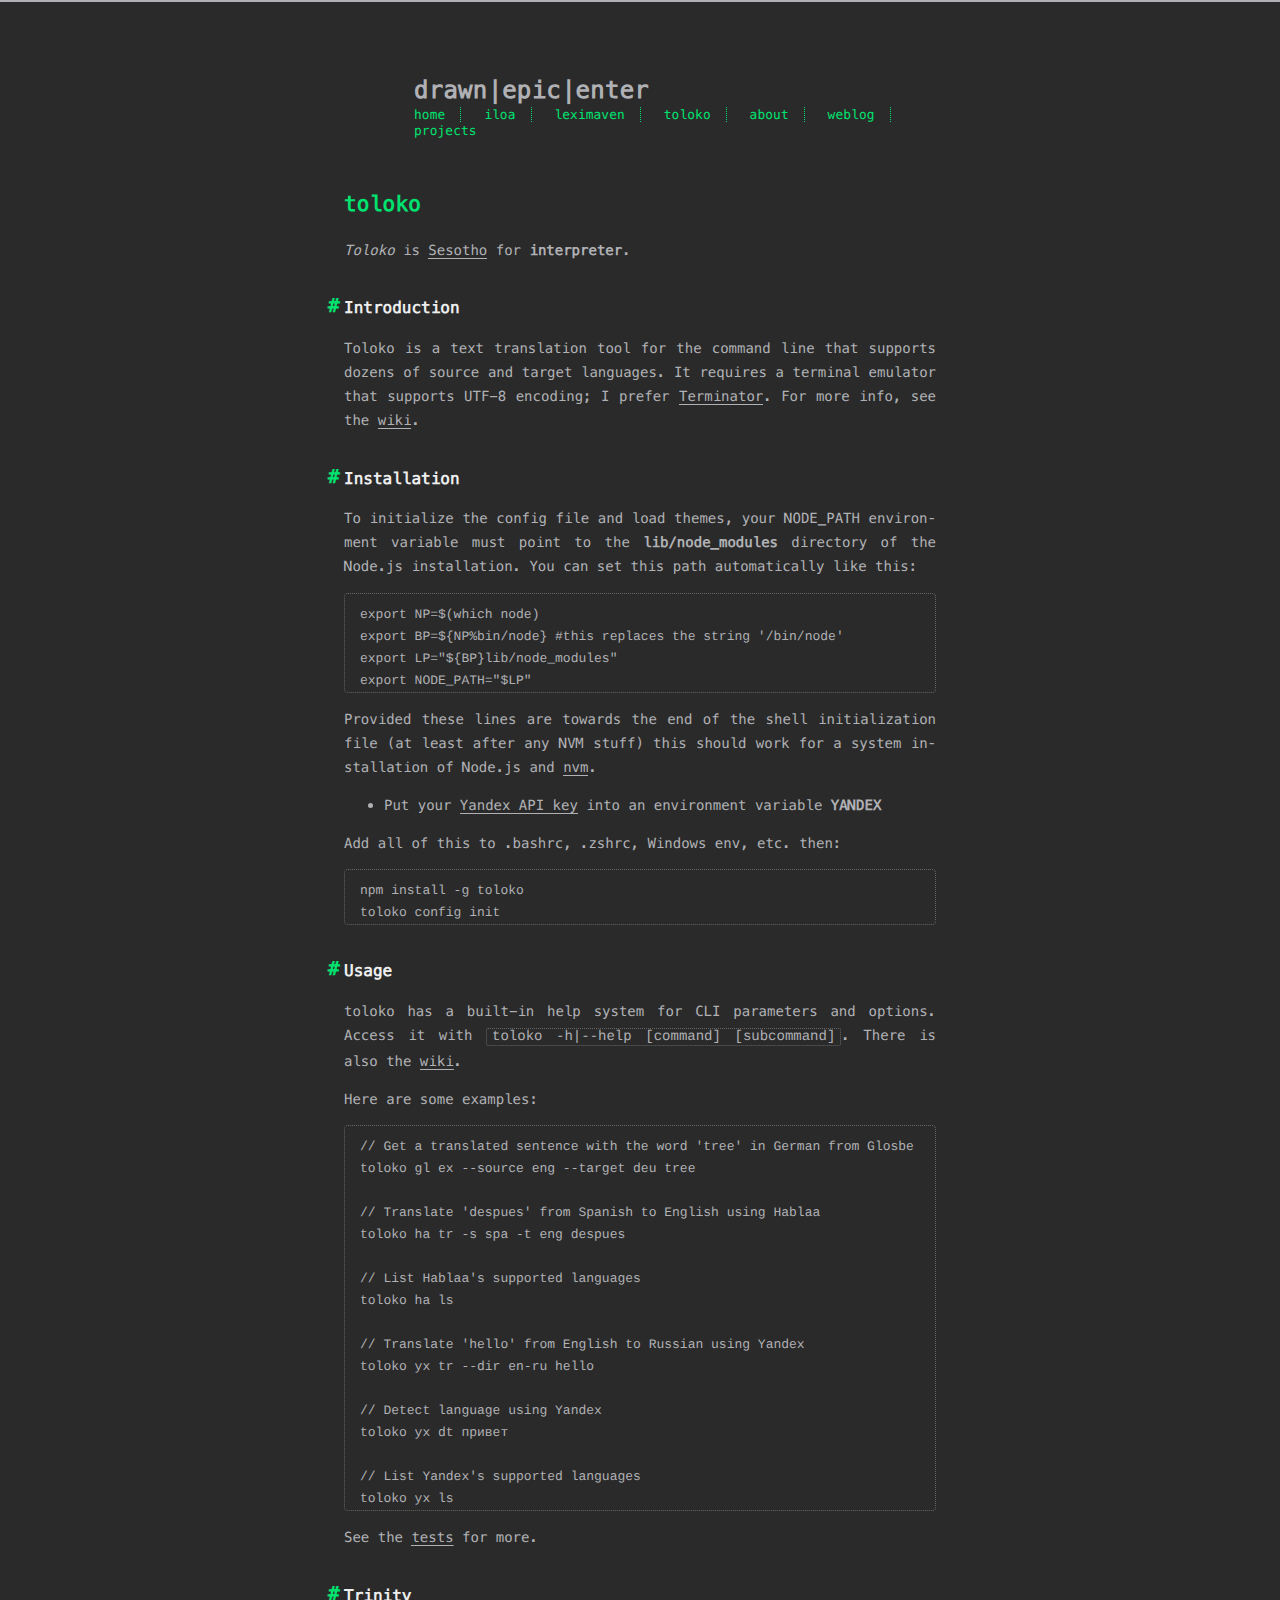
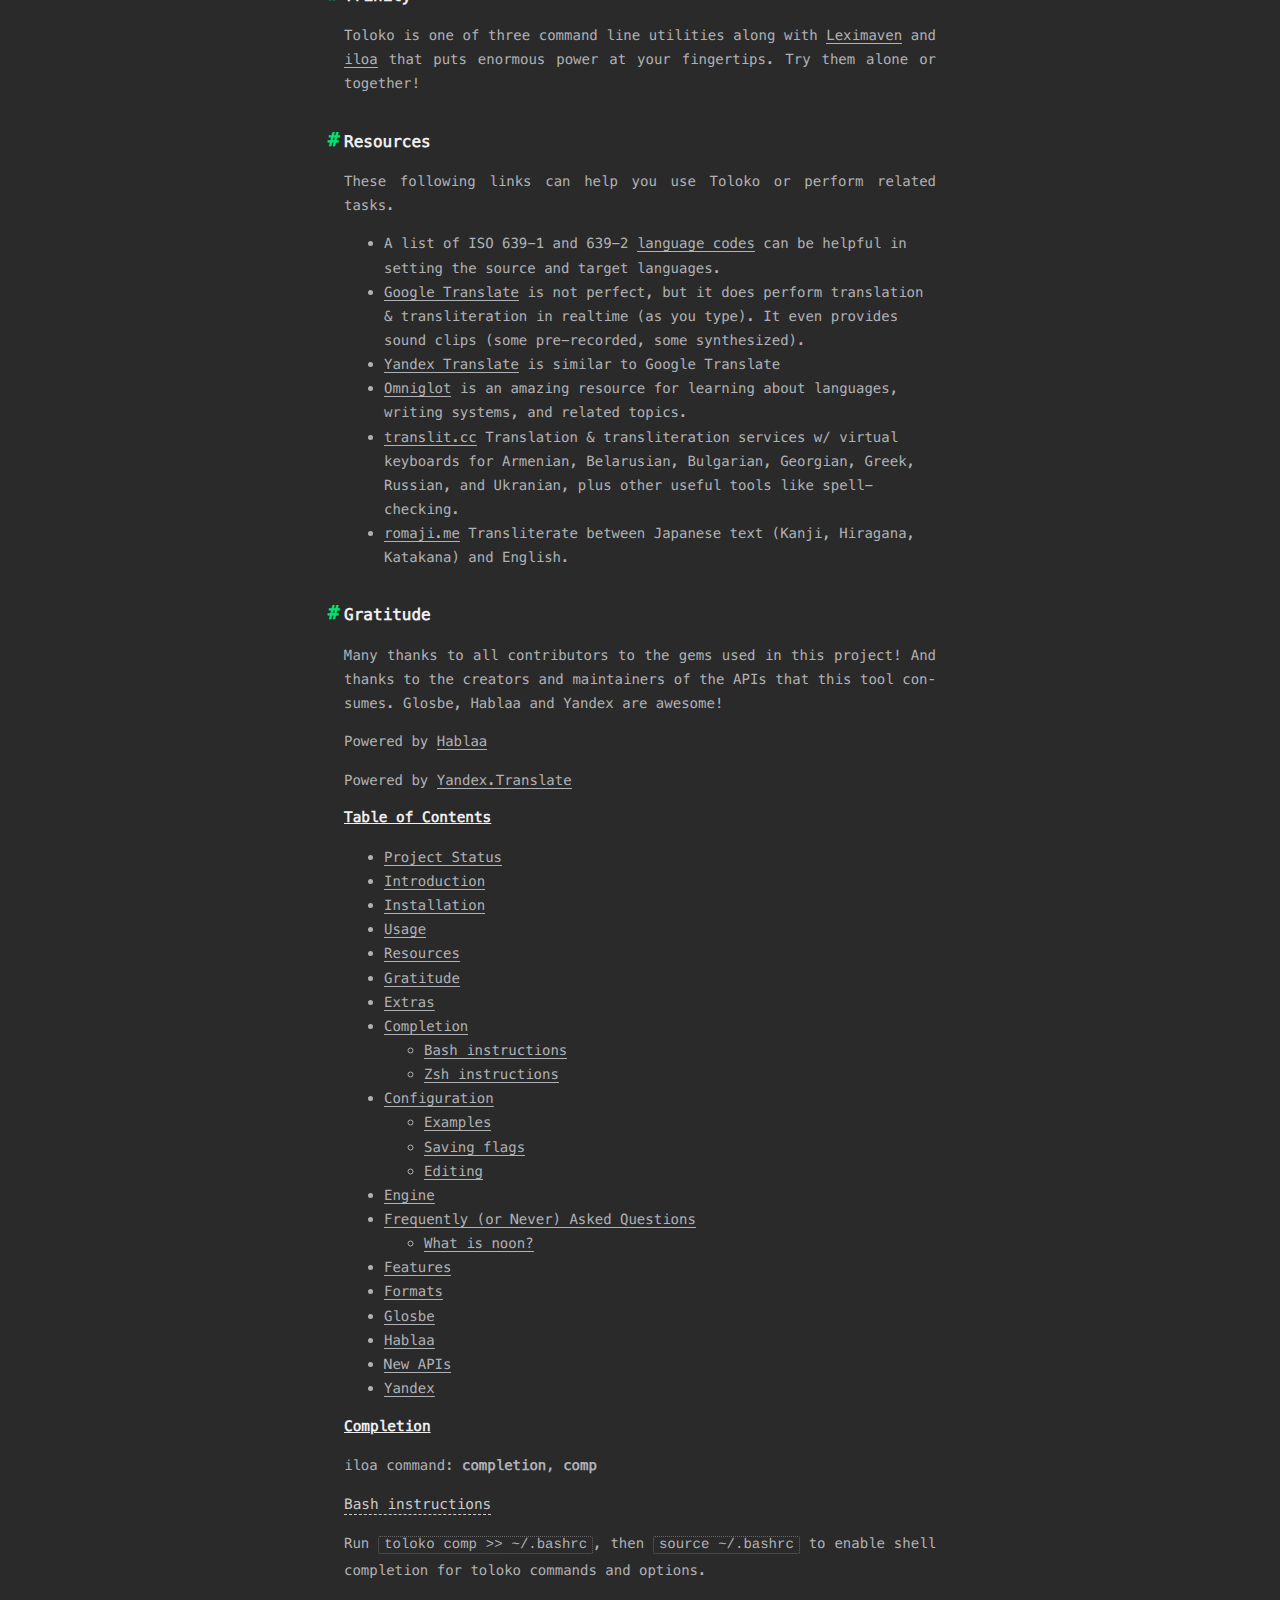
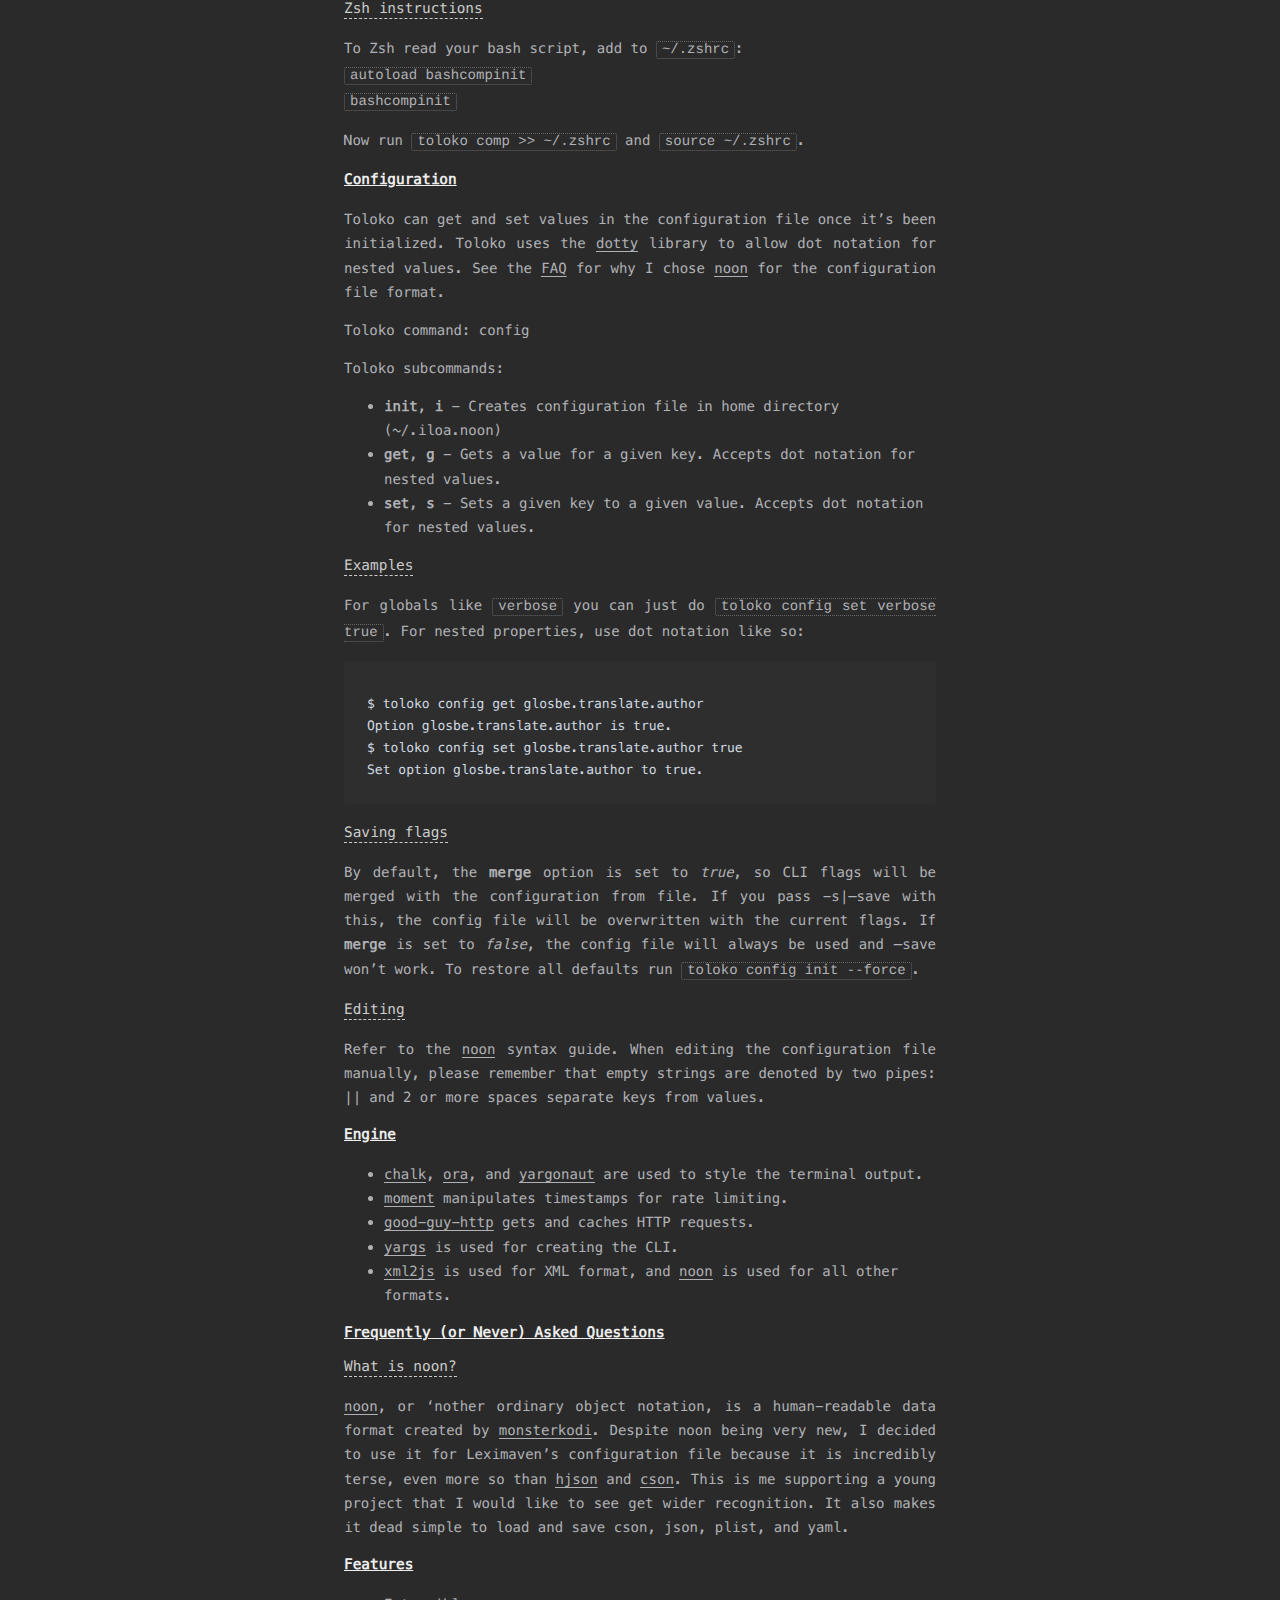
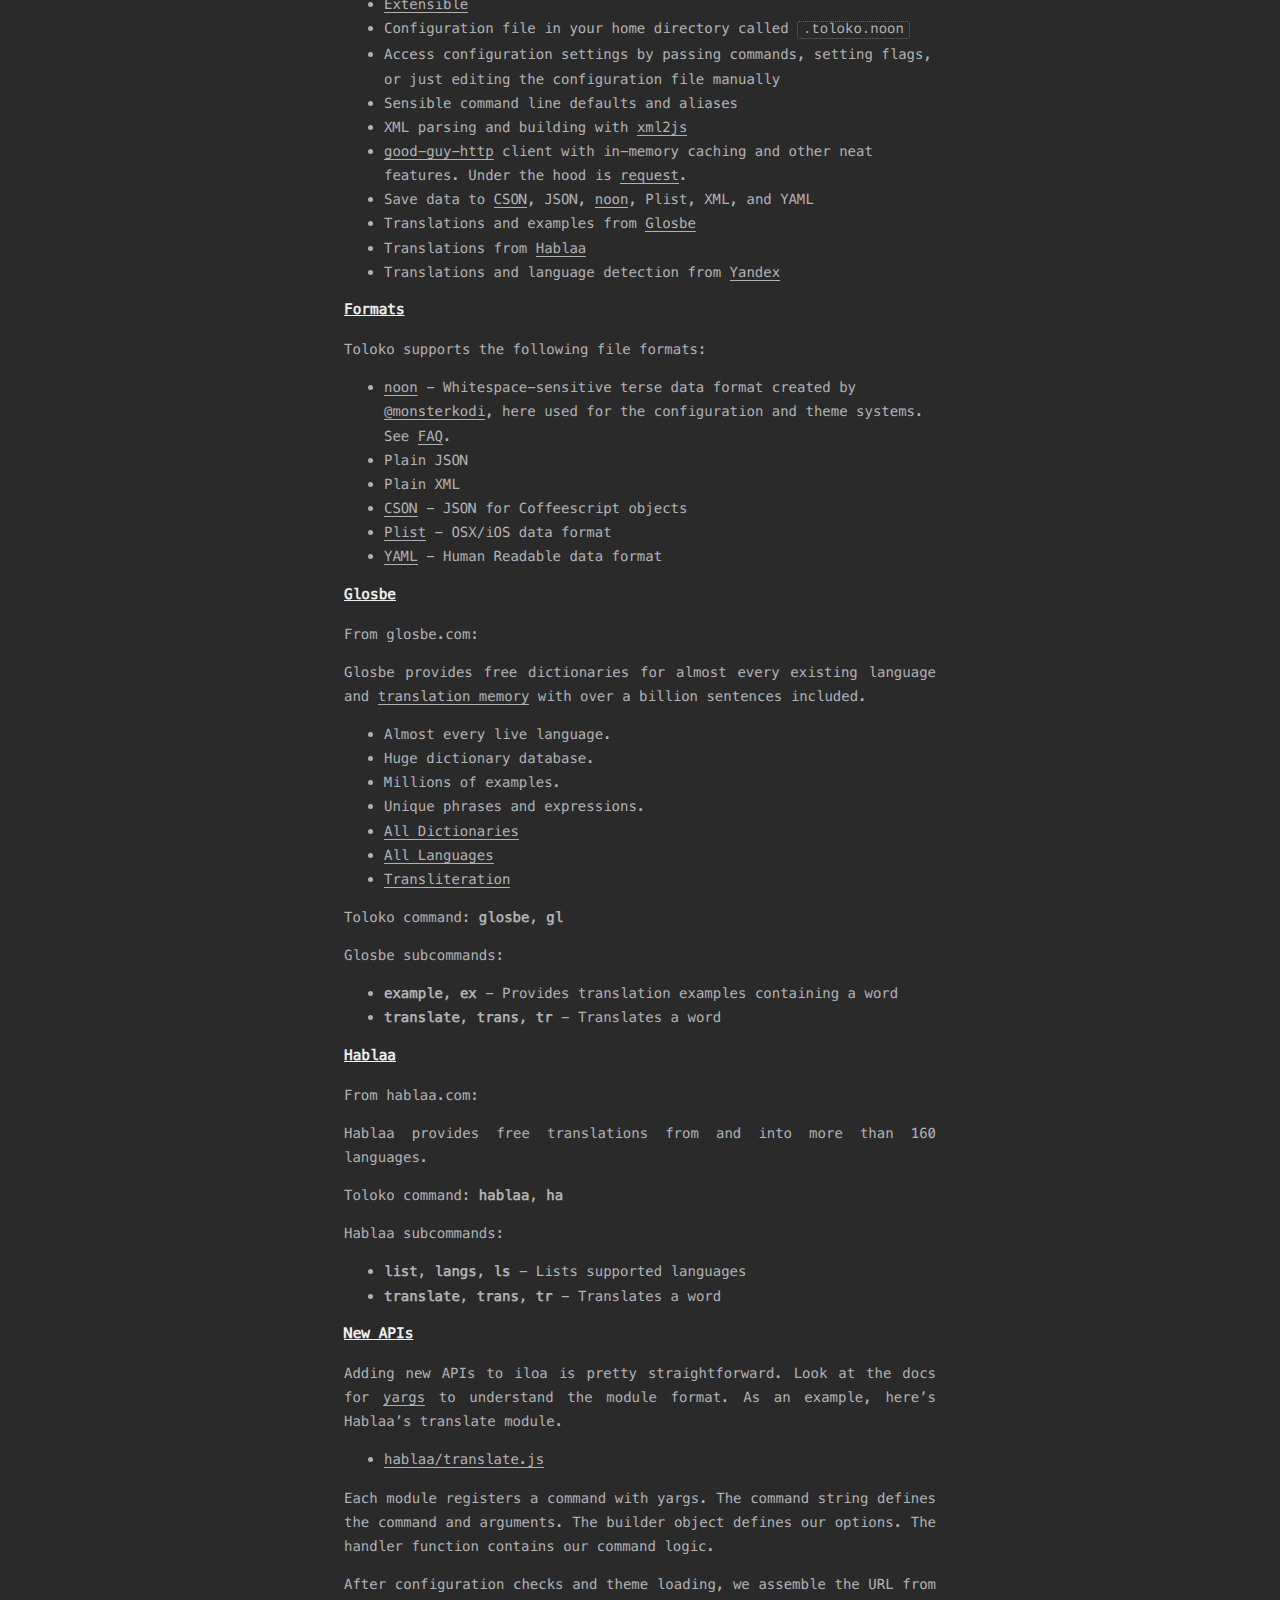
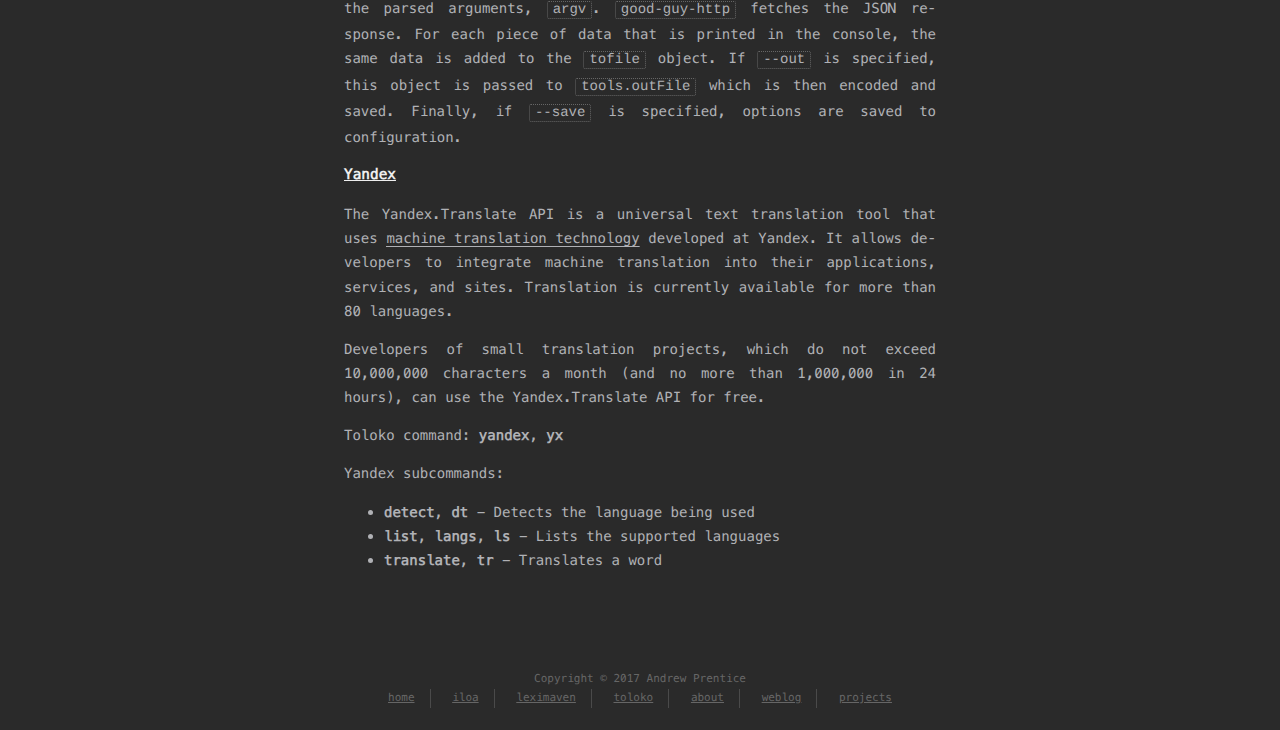
<file: toloko/index.html>
<!DOCTYPE html>
<html lang=en>
<head>
    <!-- so meta -->
    <meta charset="utf-8">
    <meta http-equiv="X-UA-Compatible" content="IE=edge">
    <meta name="HandheldFriendly" content="True">
    <meta name="viewport" content="width=device-width, initial-scale=1, maximum-scale=1" />
    <meta name="description" content="tolokoToloko is Sesotho for interpreter.
IntroductionToloko is a text translation tool for the command line that supports dozens of source and target languages. It requires a terminal emulator that su">
<meta property="og:type" content="website">
<meta property="og:title" content="toloko">
<meta property="og:url" content="https://drawnepicenter.github.io/toloko/index.html">
<meta property="og:site_name" content="drawn|epic|enter">
<meta property="og:description" content="tolokoToloko is Sesotho for interpreter.
IntroductionToloko is a text translation tool for the command line that supports dozens of source and target languages. It requires a terminal emulator that su">
<meta property="og:updated_time" content="2017-01-23T06:56:12.311Z">
<meta name="twitter:card" content="summary">
<meta name="twitter:title" content="toloko">
<meta name="twitter:description" content="tolokoToloko is Sesotho for interpreter.
IntroductionToloko is a text translation tool for the command line that supports dozens of source and target languages. It requires a terminal emulator that su">
    
    
        
          
              <link rel="shortcut icon" href="/images/favicon.ico">
          
        
        
          
            <link rel="icon" type="image/png" href="/images/favicon-192x192.png" sizes="192x192">
          
        
        
          
            <link rel="apple-touch-icon" sizes="180x180" href="/images/apple-touch-icon.png">
          
        
    
    <!-- title -->
    <title>toloko</title>
    <!-- styles -->
    <link rel="stylesheet" href="/lib/font-awesome/css/font-awesome.min.css">
    <link rel="stylesheet" href="/lib/meslo-LG/styles.css">
    <link rel="stylesheet" href="/lib/justified-gallery/justifiedGallery.min.css">
    <link rel="stylesheet" href="/css/style.css">
    <!-- rss -->
    
    
      <link rel="alternate" href="/atom.xml" title="drawn|epic|enter" type="application/atom+xml" />
    
    <!-- jquery -->
    <script src="/lib/jquery/jquery.min.js"></script>
</head>

<body>
    
    <div class="content index width mx-auto px2 my4">
        
          <header id="header">
  <a href="/">
  
    
      <div id="logo" style="background-image: url(https://www.gravatar.com/avatar/80db990e344a0df987e5a6055328f039);"></div>
    
  
    <div id="title">
      <h1>drawn|epic|enter</h1>
    </div>
  </a>
  <div id="nav">
    <ul>
      <li class="icon">
        <a href="#"><i class="fa fa-bars fa-2x"></i></a>
      </li>
       
        <li><a href="/">home</a></li>
       
        <li><a href="/iloa/">iloa</a></li>
       
        <li><a href="/leximaven/">leximaven</a></li>
       
        <li><a href="/toloko/">toloko</a></li>
       
        <li><a href="/about/">about</a></li>
       
        <li><a href="/archives/">weblog</a></li>
       
        <li><a href="https://github.com/drawnepicenter">projects</a></li>
      
    </ul>
  </div>
</header>

        
        <article class="post" itemscope itemtype="http://schema.org/BlogPosting">
  

  <div class="content" itemprop="articleBody">
    <h1 id="toloko"><a href="#toloko" class="headerlink" title="toloko"></a>toloko</h1><p><em>Toloko</em> is <a href="http://www.omniglot.com/writing/sesotho.htm" target="_blank" rel="external">Sesotho</a> for <strong>interpreter</strong>.</p>
<h2 id="Introduction"><a href="#Introduction" class="headerlink" title="Introduction"></a>Introduction</h2><p>Toloko is a text translation tool for the command line that supports dozens of source and target languages. It requires a terminal emulator that supports UTF-8 encoding; I prefer <a href="http://gnometerminator.blogspot.com/p/introduction.html" target="_blank" rel="external">Terminator</a>. For more info, see the <a href="https://github.com/drawnepicenter/toloko/wiki" target="_blank" rel="external">wiki</a>.</p>
<h2 id="Installation"><a href="#Installation" class="headerlink" title="Installation"></a>Installation</h2><p>To initialize the config file and load themes, your NODE_PATH environment variable must point to the <strong>lib/node_modules</strong> directory of the Node.js installation. You can set this path automatically like this:</p>
<pre><code>export NP=$(which node)
export BP=${NP%bin/node} #this replaces the string &apos;/bin/node&apos;
export LP=&quot;${BP}lib/node_modules&quot;
export NODE_PATH=&quot;$LP&quot;
</code></pre><p>Provided these lines are towards the end of the shell initialization file (at least after any NVM stuff) this should work for a system installation of Node.js and <a href="https://github.com/creationix/nvm" target="_blank" rel="external">nvm</a>.</p>
<ul>
<li>Put your <a href="https://translate.yandex.com/developers" target="_blank" rel="external">Yandex API key</a> into an environment variable <strong>YANDEX</strong></li>
</ul>
<p>Add all of this to .bashrc, .zshrc, Windows env, etc. then:</p>
<pre><code>npm install -g toloko
toloko config init
</code></pre><h2 id="Usage"><a href="#Usage" class="headerlink" title="Usage"></a>Usage</h2><p>toloko has a built-in help system for CLI parameters and options. Access it with <code>toloko -h|--help [command] [subcommand]</code>. There is also the <a href="https://github.com/drawnepicenter/toloko/wiki" target="_blank" rel="external">wiki</a>.</p>
<p>Here are some examples:</p>
<pre><code>// Get a translated sentence with the word &apos;tree&apos; in German from Glosbe
toloko gl ex --source eng --target deu tree

// Translate &apos;despues&apos; from Spanish to English using Hablaa
toloko ha tr -s spa -t eng despues

// List Hablaa&apos;s supported languages
toloko ha ls

// Translate &apos;hello&apos; from English to Russian using Yandex
toloko yx tr --dir en-ru hello

// Detect language using Yandex
toloko yx dt привет

// List Yandex&apos;s supported languages
toloko yx ls
</code></pre><p>See the <a href="https://github.com/drawnepicenter/toloko/blob/master/test/test.es6" target="_blank" rel="external">tests</a> for more.</p>
<h2 id="Trinity"><a href="#Trinity" class="headerlink" title="Trinity"></a>Trinity</h2><p>Toloko is one of three command line utilities along with <a href="https://github.com/drawnepicenter/leximaven" target="_blank" rel="external">Leximaven</a> and <a href="https://github.com/drawnepicenter/iloa" target="_blank" rel="external">iloa</a> that puts enormous power at your fingertips. Try them alone or together!</p>
<h2 id="Resources"><a href="#Resources" class="headerlink" title="Resources"></a>Resources</h2><p>These following links can help you use Toloko or perform related tasks.</p>
<ul>
<li>A list of ISO 639-1 and 639-2 <a href="http://www.loc.gov/standards/iso639-2/php/English_list.php" target="_blank" rel="external">language codes</a> can be helpful in setting the source and target languages.</li>
<li><a href="http://translate.google.com" target="_blank" rel="external">Google Translate</a> is not perfect, but it does perform translation &amp; transliteration in realtime (as you type). It even provides sound clips (some pre-recorded, some synthesized).</li>
<li><a href="https://translate.yandex.com/" target="_blank" rel="external">Yandex Translate</a> is similar to Google Translate</li>
<li><a href="http://www.omniglot.com" target="_blank" rel="external">Omniglot</a> is an amazing resource for learning about languages, writing systems, and related topics.</li>
<li><a href="http://translit.cc/" target="_blank" rel="external">translit.cc</a> Translation &amp; transliteration services w/ virtual keyboards for Armenian, Belarusian, Bulgarian, Georgian, Greek, Russian, and Ukranian, plus other useful tools like spell-checking.</li>
<li><a href="http://romaji.me/" target="_blank" rel="external">romaji.me</a> Transliterate between Japanese text (Kanji, Hiragana, Katakana) and English.</li>
</ul>
<h2 id="Gratitude"><a href="#Gratitude" class="headerlink" title="Gratitude"></a>Gratitude</h2><p>Many thanks to all contributors to the gems used in this project! And thanks to the creators and maintainers of the APIs that this tool consumes. Glosbe, Hablaa and Yandex are awesome!</p>
<p>Powered by <a href="http://hablaa.com/" target="_blank" rel="external">Hablaa</a></p>
<p>Powered by <a href="http://translate.yandex.com" target="_blank" rel="external">Yandex.Translate</a></p>
<h3 id="Table-of-Contents"><a href="#Table-of-Contents" class="headerlink" title="Table of Contents"></a>Table of Contents</h3><ul>
<li><a href="https://github.com/drawnepicenter/toloko/blob/master/README.md#toloko" target="_blank" rel="external">Project Status</a></li>
<li><a href="https://github.com/drawnepicenter/toloko/blob/master/README.md#introduction" target="_blank" rel="external">Introduction</a></li>
<li><a href="https://github.com/drawnepicenter/toloko/blob/master/README.md#installation" target="_blank" rel="external">Installation</a></li>
<li><a href="https://github.com/drawnepicenter/toloko/blob/master/README.md#usage" target="_blank" rel="external">Usage</a></li>
<li><a href="https://github.com/drawnepicenter/toloko/blob/master/README.md#resources" target="_blank" rel="external">Resources</a></li>
<li><a href="https://github.com/drawnepicenter/toloko/blob/master/README.md#gratitude" target="_blank" rel="external">Gratitude</a></li>
<li><a href="https://github.com/drawnepicenter/toloko/blob/master/README.md#extras" target="_blank" rel="external">Extras</a></li>
<li><a href="https://github.com/drawnepicenter/toloko/wiki#completion" target="_blank" rel="external">Completion</a><ul>
<li><a href="https://github.com/drawnepicenter/toloko/wiki#bash-instructions" target="_blank" rel="external">Bash instructions</a></li>
<li><a href="https://github.com/drawnepicenter/toloko/wiki#zsh-instructions" target="_blank" rel="external">Zsh instructions</a></li>
</ul>
</li>
<li><a href="https://github.com/drawnepicenter/toloko/wiki#configuration" target="_blank" rel="external">Configuration</a><ul>
<li><a href="https://github.com/drawnepicenter/toloko/wiki#examples" target="_blank" rel="external">Examples</a></li>
<li><a href="https://github.com/drawnepicenter/toloko/wiki#saving-flags" target="_blank" rel="external">Saving flags</a></li>
<li><a href="https://github.com/drawnepicenter/toloko/wiki#editing" target="_blank" rel="external">Editing</a></li>
</ul>
</li>
<li><a href="https://github.com/drawnepicenter/toloko/wiki#engine" target="_blank" rel="external">Engine</a></li>
<li><a href="https://github.com/drawnepicenter/toloko/wiki#frequently-or-never-asked-questions" target="_blank" rel="external">Frequently (or Never) Asked Questions</a><ul>
<li><a href="https://github.com/drawnepicenter/toloko/wiki#what-is-noon" target="_blank" rel="external">What is noon?</a></li>
</ul>
</li>
<li><a href="https://github.com/drawnepicenter/toloko/wiki#features" target="_blank" rel="external">Features</a></li>
<li><a href="https://github.com/drawnepicenter/toloko/wiki#formats" target="_blank" rel="external">Formats</a></li>
<li><a href="https://github.com/drawnepicenter/toloko/wiki#glosbe" target="_blank" rel="external">Glosbe</a></li>
<li><a href="https://github.com/drawnepicenter/toloko/wiki#hablaa" target="_blank" rel="external">Hablaa</a></li>
<li><a href="https://github.com/drawnepicenter/toloko/wiki#new-apis" target="_blank" rel="external">New APIs</a></li>
<li><a href="https://github.com/drawnepicenter/toloko/wiki#yandex" target="_blank" rel="external">Yandex</a></li>
</ul>
<h3 id="Completion"><a href="#Completion" class="headerlink" title="Completion"></a>Completion</h3><p>iloa command: <strong>completion</strong>, <strong>comp</strong></p>
<h4 id="Bash-instructions"><a href="#Bash-instructions" class="headerlink" title="Bash instructions"></a>Bash instructions</h4><p>Run <code>toloko comp &gt;&gt; ~/.bashrc</code>, then <code>source ~/.bashrc</code> to enable shell completion for toloko commands and options.</p>
<h4 id="Zsh-instructions"><a href="#Zsh-instructions" class="headerlink" title="Zsh instructions"></a>Zsh instructions</h4><p>To Zsh read your bash script, add to <code>~/.zshrc</code>:<br><code>autoload bashcompinit</code><br><code>bashcompinit</code></p>
<p>Now run <code>toloko comp &gt;&gt; ~/.zshrc</code> and <code>source ~/.zshrc</code>.</p>
<h3 id="Configuration"><a href="#Configuration" class="headerlink" title="Configuration"></a>Configuration</h3><p>Toloko can get and set values in the configuration file once it’s been initialized. Toloko uses the <a href="https://github.com/deoxxa/dotty" target="_blank" rel="external">dotty</a> library to allow dot notation for nested values. See the <a href="https://github.com/drawnepicenter/toloko/wiki#frequently-or-never-asked-questions" target="_blank" rel="external">FAQ</a> for why I chose <a href="https://github.com/monsterkodi/noon" target="_blank" rel="external">noon</a> for the configuration file format.</p>
<p>Toloko command: config</p>
<p>Toloko subcommands:</p>
<ul>
<li><strong>init</strong>, <strong>i</strong> - Creates configuration file in home directory (~/.iloa.noon)</li>
<li><strong>get</strong>, <strong>g</strong> - Gets a value for a given key. Accepts dot notation for nested values.</li>
<li><strong>set</strong>, <strong>s</strong> - Sets a given key to a given value. Accepts dot notation for nested values.</li>
</ul>
<h4 id="Examples"><a href="#Examples" class="headerlink" title="Examples"></a>Examples</h4><p>For globals like <code>verbose</code> you can just do <code>toloko config set verbose true</code>. For nested properties, use dot notation like so:</p>
<figure class="highlight plain"><table><tr><td class="gutter"><pre><div class="line">1</div><div class="line">2</div><div class="line">3</div><div class="line">4</div><div class="line">5</div></pre></td><td class="code"><pre><div class="line">$ toloko config get glosbe.translate.author</div><div class="line">Option glosbe.translate.author is true.</div><div class="line"></div><div class="line">$ toloko config set glosbe.translate.author true</div><div class="line">Set option glosbe.translate.author to true.</div></pre></td></tr></table></figure>
<h4 id="Saving-flags"><a href="#Saving-flags" class="headerlink" title="Saving flags"></a>Saving flags</h4><p>By default, the <strong>merge</strong> option is set to <em>true</em>, so CLI flags will be merged with the configuration from file. If you pass -s|–save with this, the config file will be overwritten with the current flags. If <strong>merge</strong> is set to <em>false</em>, the config file will always be used and –save won’t work. To restore all defaults run <code>toloko config init --force</code>.</p>
<h4 id="Editing"><a href="#Editing" class="headerlink" title="Editing"></a>Editing</h4><p>Refer to the <a href="https://github.com/monsterkodi/noon" target="_blank" rel="external">noon</a> syntax guide. When editing the configuration file manually, please remember that empty strings are denoted by two pipes: || and 2 or more spaces separate keys from values.</p>
<h3 id="Engine"><a href="#Engine" class="headerlink" title="Engine"></a>Engine</h3><ul>
<li><a href="https://github.com/chalk/chalk" target="_blank" rel="external">chalk</a>, <a href="https://github.com/sindresorhus/ora" target="_blank" rel="external">ora</a>, and <a href="https://github.com/nexdrew/yargonaut" target="_blank" rel="external">yargonaut</a> are used to style the terminal output.</li>
<li><a href="https://github.com/moment/moment" target="_blank" rel="external">moment</a> manipulates timestamps for rate limiting.</li>
<li><a href="https://github.com/Schibsted-Tech-Polska/good-guy-http" target="_blank" rel="external">good-guy-http</a> gets and caches HTTP requests.</li>
<li><a href="https://github.com/yargs/yargs" target="_blank" rel="external">yargs</a> is used for creating the CLI.</li>
<li><a href="https://github.com/Leonidas-from-XIV/node-xml2js" target="_blank" rel="external">xml2js</a> is used for XML format, and <a href="https://github.com/monsterkodi/noon" target="_blank" rel="external">noon</a> is used for all other formats.</li>
</ul>
<h3 id="Frequently-or-Never-Asked-Questions"><a href="#Frequently-or-Never-Asked-Questions" class="headerlink" title="Frequently (or Never) Asked Questions"></a>Frequently (or Never) Asked Questions</h3><h4 id="What-is-noon"><a href="#What-is-noon" class="headerlink" title="What is noon?"></a>What is noon?</h4><p><a href="https://github.com/monsterkodi/noon" target="_blank" rel="external">noon</a>, or ‘nother ordinary object notation, is a human-readable data format created by <a href="https://github.com/monsterkodi" target="_blank" rel="external">monsterkodi</a>. Despite noon being very new, I decided to use it for Leximaven’s configuration file because it is incredibly terse, even more so than <a href="http://hjson.org" target="_blank" rel="external">hjson</a> and <a href="https://github.com/bevry/cson" target="_blank" rel="external">cson</a>. This is me supporting a young project that I would like to see get wider recognition. It also makes it dead simple to load and save cson, json, plist, and yaml.</p>
<h3 id="Features"><a href="#Features" class="headerlink" title="Features"></a>Features</h3><ul>
<li><a href="https://github.com/drawnepicenter/toloko/wiki#new-apis" target="_blank" rel="external">Extensible</a></li>
<li>Configuration file in your home directory called <code>.toloko.noon</code></li>
<li>Access configuration settings by passing commands, setting flags, or just editing the configuration file manually</li>
<li>Sensible command line defaults and aliases</li>
<li>XML parsing and building with <a href="https://github.com/Leonidas-from-XIV/node-xml2js" target="_blank" rel="external">xml2js</a></li>
<li><a href="https://github.com/Schibsted-Tech-Polska/good-guy-http" target="_blank" rel="external">good-guy-http</a> client with in-memory caching and other neat features. Under the hood is <a href="https://github.com/request/request" target="_blank" rel="external">request</a>.</li>
<li>Save data to <a href="https://github.com/bevry/cson" target="_blank" rel="external">CSON</a>, JSON, <a href="https://github.com/monsterkodi/noon" target="_blank" rel="external">noon</a>, Plist, XML, and YAML</li>
<li>Translations and examples from <a href="https://glosbe.com" target="_blank" rel="external">Glosbe</a></li>
<li>Translations from <a href="http://hablaa.com" target="_blank" rel="external">Hablaa</a></li>
<li>Translations and language detection from <a href="https://www.yandex.com" target="_blank" rel="external">Yandex</a></li>
</ul>
<h3 id="Formats"><a href="#Formats" class="headerlink" title="Formats"></a>Formats</h3><p>Toloko supports the following file formats:</p>
<ul>
<li><a href="https://github.com/monsterkodi/noon" target="_blank" rel="external">noon</a> - Whitespace-sensitive terse data format created by <a href="https://github.com/monsterkodi" target="_blank" rel="external">@monsterkodi</a>, here used for the configuration and theme systems. See <a href="https://github.com/drawnepicenter/toloko/wiki/FAQ" target="_blank" rel="external">FAQ</a>.</li>
<li>Plain JSON</li>
<li>Plain XML</li>
<li><a href="http://hjson.org/" target="_blank" rel="external">CSON</a> - JSON for Coffeescript objects</li>
<li><a href="https://en.wikipedia.org/wiki/Property_list" target="_blank" rel="external">Plist</a> - OSX/iOS data format</li>
<li><a href="http://yaml.org/" target="_blank" rel="external">YAML</a> - Human Readable data format</li>
</ul>
<h3 id="Glosbe"><a href="#Glosbe" class="headerlink" title="Glosbe"></a>Glosbe</h3><p>From glosbe.com:</p>
<p>Glosbe provides free dictionaries for almost every existing language and <a href="https://glosbe.com/tmem/" target="_blank" rel="external">translation memory</a> with over a billion sentences included.</p>
<ul>
<li>Almost every live language.</li>
<li>Huge dictionary database.</li>
<li>Millions of examples.</li>
<li>Unique phrases and expressions.</li>
<li><a href="https://glosbe.com/all-dictionaries" target="_blank" rel="external">All Dictionaries</a></li>
<li><a href="https://glosbe.com/all-languages" target="_blank" rel="external">All Languages</a></li>
<li><a href="https://glosbe.com/transliteration" target="_blank" rel="external">Transliteration</a></li>
</ul>
<p>Toloko command: <strong>glosbe</strong>, <strong>gl</strong></p>
<p>Glosbe subcommands:</p>
<ul>
<li><strong>example</strong>, <strong>ex</strong> - Provides translation examples containing a word</li>
<li><strong>translate</strong>, <strong>trans</strong>, <strong>tr</strong> - Translates a word</li>
</ul>
<h3 id="Hablaa"><a href="#Hablaa" class="headerlink" title="Hablaa"></a>Hablaa</h3><p>From hablaa.com:</p>
<p>Hablaa provides free translations from and into more than 160 languages.</p>
<p>Toloko command: <strong>hablaa</strong>, <strong>ha</strong></p>
<p>Hablaa subcommands:</p>
<ul>
<li><strong>list</strong>, <strong>langs</strong>, <strong>ls</strong> - Lists supported languages</li>
<li><strong>translate</strong>, <strong>trans</strong>, <strong>tr</strong> - Translates a word</li>
</ul>
<h3 id="New-APIs"><a href="#New-APIs" class="headerlink" title="New APIs"></a>New APIs</h3><p>Adding new APIs to iloa is pretty straightforward. Look at the docs for <a href="https://github.com/yargs/yargs" target="_blank" rel="external">yargs</a> to understand the module format. As an example, here’s Hablaa’s translate module.</p>
<ul>
<li><a href="https://github.com/drawnepicenter/toloko/blob/master/src/commands/hablaa/translate.js" target="_blank" rel="external">hablaa/translate.js</a></li>
</ul>
<p>Each module registers a command with yargs. The command string defines the command and arguments. The builder object defines our options. The handler function contains our command logic.</p>
<p>After configuration checks and theme loading, we assemble the URL from the parsed arguments, <code>argv</code>. <code>good-guy-http</code> fetches the JSON response. For each piece of data that is printed in the console, the same data is added to the <code>tofile</code> object. If <code>--out</code> is specified, this object is passed to <code>tools.outFile</code> which is then encoded and saved. Finally, if <code>--save</code> is specified, options are saved to configuration.</p>
<h3 id="Yandex"><a href="#Yandex" class="headerlink" title="Yandex"></a>Yandex</h3><p>The Yandex.Translate API is a universal text translation tool that uses <a href="https://yandex.com/company/technologies/translation/" target="_blank" rel="external">machine translation technology</a> developed at Yandex. It allows developers to integrate machine translation into their applications, services, and sites. Translation is currently available for more than 80 languages.</p>
<p>Developers of small translation projects, which do not exceed 10,000,000 characters a month (and no more than 1,000,000 in 24 hours), can use the Yandex.Translate API for free.</p>
<p>Toloko command: <strong>yandex</strong>, <strong>yx</strong></p>
<p>Yandex subcommands:</p>
<ul>
<li><strong>detect</strong>, <strong>dt</strong> - Detects the language being used</li>
<li><strong>list</strong>, <strong>langs</strong>, <strong>ls</strong> - Lists the supported languages</li>
<li><strong>translate</strong>, <strong>tr</strong> - Translates a word</li>
</ul>

  </div>
</article>

    </div>
    
    <footer id="footer">
  <div class="footer-center">
    Copyright &copy; 2017 Andrew Prentice
    <nav>
      <ul>
         
          <li><a href="/">home</a></li>
         
          <li><a href="/iloa/">iloa</a></li>
         
          <li><a href="/leximaven/">leximaven</a></li>
         
          <li><a href="/toloko/">toloko</a></li>
         
          <li><a href="/about/">about</a></li>
         
          <li><a href="/archives/">weblog</a></li>
         
          <li><a href="https://github.com/drawnepicenter">projects</a></li>
        
      </ul>
    </nav>
  </div>
</footer>

    <script src="/lib/justified-gallery/jquery.justifiedGallery.min.js"></script>
<script src="/js/main.js"></script>
<!-- Google Analytics -->

<!-- Disqus Comments -->


</body>
</html>
</file>
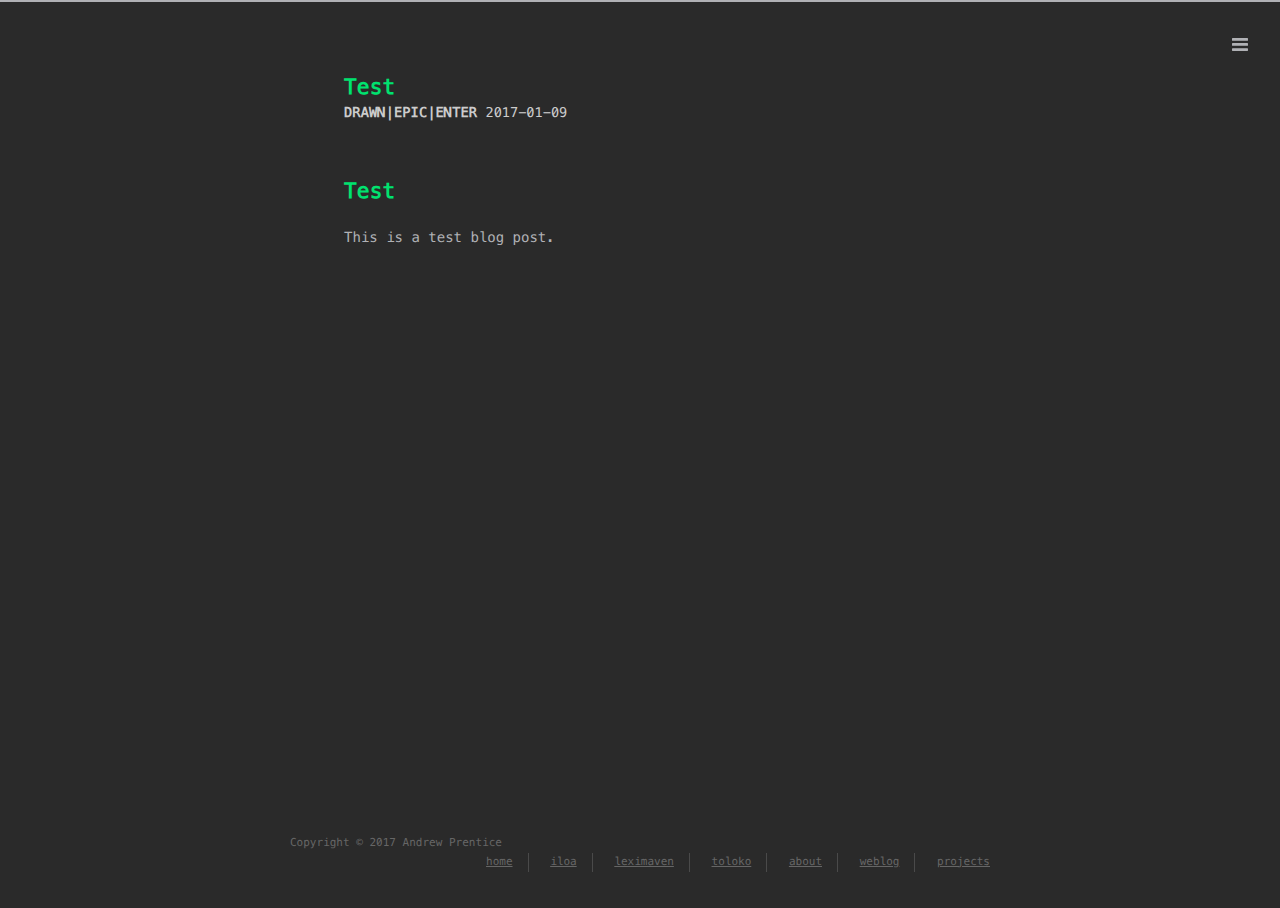
<file: 2017/01/09/hello-world/index.html>
<!DOCTYPE html>
<html lang=en>
<head>
    <!-- so meta -->
    <meta charset="utf-8">
    <meta http-equiv="X-UA-Compatible" content="IE=edge">
    <meta name="HandheldFriendly" content="True">
    <meta name="viewport" content="width=device-width, initial-scale=1, maximum-scale=1" />
    <meta name="description" content="TestThis is a test blog post.">
<meta property="og:type" content="article">
<meta property="og:title" content="Test">
<meta property="og:url" content="https://drawnepicenter.github.io/2017/01/09/hello-world/index.html">
<meta property="og:site_name" content="drawn|epic|enter">
<meta property="og:description" content="TestThis is a test blog post.">
<meta property="og:updated_time" content="2017-01-09T05:30:25.465Z">
<meta name="twitter:card" content="summary">
<meta name="twitter:title" content="Test">
<meta name="twitter:description" content="TestThis is a test blog post.">
    
    
        
          
              <link rel="shortcut icon" href="/images/favicon.ico">
          
        
        
          
            <link rel="icon" type="image/png" href="/images/favicon-192x192.png" sizes="192x192">
          
        
        
          
            <link rel="apple-touch-icon" sizes="180x180" href="/images/apple-touch-icon.png">
          
        
    
    <!-- title -->
    <title>Test</title>
    <!-- styles -->
    <link rel="stylesheet" href="/lib/font-awesome/css/font-awesome.min.css">
    <link rel="stylesheet" href="/lib/meslo-LG/styles.css">
    <link rel="stylesheet" href="/lib/justified-gallery/justifiedGallery.min.css">
    <link rel="stylesheet" href="/css/style.css">
    <!-- rss -->
    
    
      <link rel="alternate" href="/atom.xml" title="drawn|epic|enter" type="application/atom+xml" />
    
    <!-- jquery -->
    <script src="/lib/jquery/jquery.min.js"></script>
</head>

<body>
    
      <div id="header-post">
  <a id="menu-icon" href="#"><i class="fa fa-bars fa-lg"></i></a>
  <a id="menu-icon-tablet" href="#"><i class="fa fa-bars fa-lg"></i></a>
  <a id="top-icon-tablet" href="#" onclick="$('html, body').animate({ scrollTop: 0 }, 'fast');" style="display:none;"><i class="fa fa-chevron-up fa-lg"></i></a>
  <span id="menu">
    <span id="nav">
      <ul>
         
          <li><a href="/">home</a></li>
         
          <li><a href="/iloa/">iloa</a></li>
         
          <li><a href="/leximaven/">leximaven</a></li>
         
          <li><a href="/toloko/">toloko</a></li>
         
          <li><a href="/about/">about</a></li>
         
          <li><a href="/archives/">weblog</a></li>
         
          <li><a href="https://github.com/drawnepicenter">projects</a></li>
        
      </ul>
    </span>
    <br/>
    <span id="actions">
      <ul>
        
        
        <li><a class="icon" href="#" onclick="$('html, body').animate({ scrollTop: 0 }, 'fast');"><i class="fa fa-chevron-up" aria-hidden="true" onmouseover='$("#i-top").toggle();' onmouseout='$("#i-top").toggle();'></i></a></li>
        <li><a class="icon" href="#"><i class="fa fa-share-alt" aria-hidden="true" onmouseover='$("#i-share").toggle();' onmouseout='$("#i-share").toggle();' onclick='$("#share").toggle();return false;'></i></a></li>
      </ul>
      <span id="i-prev" class="info" style="display:none;">Previous post</span>
      <span id="i-next" class="info" style="display:none;">Next post</span>
      <span id="i-top" class="info" style="display:none;">Back to top</span>
      <span id="i-share" class="info" style="display:none;">Share post</span>
    </span>
    <br/>
    <div id="share" style="display: none">
      <ul>
  <li><a class="icon" href="http://www.facebook.com/sharer.php?u=https://drawnepicenter.github.io/2017/01/09/hello-world/"><i class="fa fa-facebook " aria-hidden="true"></i></a></li>
  <li><a class="icon" href="https://twitter.com/share?url=https://drawnepicenter.github.io/2017/01/09/hello-world/&text=Test"><i class="fa fa-twitter " aria-hidden="true"></i></a></li>
  <li><a class="icon" href="http://www.linkedin.com/shareArticle?url=https://drawnepicenter.github.io/2017/01/09/hello-world/&title=Test"><i class="fa fa-linkedin " aria-hidden="true"></i></a></li>
  <li><a class="icon" href="https://pinterest.com/pin/create/bookmarklet/?url=https://drawnepicenter.github.io/2017/01/09/hello-world/&is_video=false&description=Test"><i class="fa fa-pinterest " aria-hidden="true"></i></a></li>
  <li><a class="icon" href="mailto:?subject=Test&body=Check out this article: https://drawnepicenter.github.io/2017/01/09/hello-world/"><i class="fa fa-envelope " aria-hidden="true"></i></a></li>
  <li><a class="icon" href="https://getpocket.com/save?url=https://drawnepicenter.github.io/2017/01/09/hello-world/&title=Test"><i class="fa fa-get-pocket " aria-hidden="true"></i></a></li>
  <li><a class="icon" href="http://reddit.com/submit?url=https://drawnepicenter.github.io/2017/01/09/hello-world/&title=Test"><i class="fa fa-reddit " aria-hidden="true"></i></a></li>
  <li><a class="icon" href="http://www.stumbleupon.com/submit?url=https://drawnepicenter.github.io/2017/01/09/hello-world/&title=Test"><i class="fa fa-stumbleupon " aria-hidden="true"></i></a></li>
  <li><a class="icon" href="http://digg.com/submit?url=https://drawnepicenter.github.io/2017/01/09/hello-world/&title=Test"><i class="fa fa-digg " aria-hidden="true"></i></a></li>
  <li><a class="icon" href="http://www.tumblr.com/share/link?url=https://drawnepicenter.github.io/2017/01/09/hello-world/&name=Test&description="><i class="fa fa-tumblr " aria-hidden="true"></i></a></li>
</ul>

    </div>
    <div id="toc">
      <ol class="toc"><li class="toc-item toc-level-1"><a class="toc-link" href="#Test"><span class="toc-number">1.</span> <span class="toc-text">Test</span></a></li></ol>
    </div>
  </span>
</div>

    
    <div class="content index width mx-auto px2 my4">
        
        <article class="post" itemscope itemtype="http://schema.org/BlogPosting">
  <header>
    
    <h1 class="posttitle" itemprop="name headline">
        Test
    </h1>



    <div class="meta">
      <span class="author" itemprop="author" itemscope itemtype="http://schema.org/Person">
        <span itemprop="name">drawn|epic|enter</span>
      </span>
      
    <div class="postdate">
        <time datetime="2017-01-09T05:30:25.465Z" itemprop="datePublished">2017-01-09</time>
    </div>


      

    </div>
  </header>
  

  <div class="content" itemprop="articleBody">
    <h1 id="Test"><a href="#Test" class="headerlink" title="Test"></a>Test</h1><p>This is a test blog post.</p>

  </div>
</article>



    </div>
    
      <div id="footer-post-container">
  <div id="footer-post">

    <div id="nav-footer" style="display: none">
      <ul>
         
          <li><a href="/">home</a></li>
         
          <li><a href="/iloa/">iloa</a></li>
         
          <li><a href="/leximaven/">leximaven</a></li>
         
          <li><a href="/toloko/">toloko</a></li>
         
          <li><a href="/about/">about</a></li>
         
          <li><a href="/archives/">weblog</a></li>
         
          <li><a href="https://github.com/drawnepicenter">projects</a></li>
        
      </ul>
    </div>

    <div id="toc-footer" style="display: none">
      <ol class="toc"><li class="toc-item toc-level-1"><a class="toc-link" href="#Test"><span class="toc-number">1.</span> <span class="toc-text">Test</span></a></li></ol>
    </div>

    <div id="share-footer" style="display: none">
      <ul>
  <li><a class="icon" href="http://www.facebook.com/sharer.php?u=https://drawnepicenter.github.io/2017/01/09/hello-world/"><i class="fa fa-facebook fa-lg" aria-hidden="true"></i></a></li>
  <li><a class="icon" href="https://twitter.com/share?url=https://drawnepicenter.github.io/2017/01/09/hello-world/&text=Test"><i class="fa fa-twitter fa-lg" aria-hidden="true"></i></a></li>
  <li><a class="icon" href="http://www.linkedin.com/shareArticle?url=https://drawnepicenter.github.io/2017/01/09/hello-world/&title=Test"><i class="fa fa-linkedin fa-lg" aria-hidden="true"></i></a></li>
  <li><a class="icon" href="https://pinterest.com/pin/create/bookmarklet/?url=https://drawnepicenter.github.io/2017/01/09/hello-world/&is_video=false&description=Test"><i class="fa fa-pinterest fa-lg" aria-hidden="true"></i></a></li>
  <li><a class="icon" href="mailto:?subject=Test&body=Check out this article: https://drawnepicenter.github.io/2017/01/09/hello-world/"><i class="fa fa-envelope fa-lg" aria-hidden="true"></i></a></li>
  <li><a class="icon" href="https://getpocket.com/save?url=https://drawnepicenter.github.io/2017/01/09/hello-world/&title=Test"><i class="fa fa-get-pocket fa-lg" aria-hidden="true"></i></a></li>
  <li><a class="icon" href="http://reddit.com/submit?url=https://drawnepicenter.github.io/2017/01/09/hello-world/&title=Test"><i class="fa fa-reddit fa-lg" aria-hidden="true"></i></a></li>
  <li><a class="icon" href="http://www.stumbleupon.com/submit?url=https://drawnepicenter.github.io/2017/01/09/hello-world/&title=Test"><i class="fa fa-stumbleupon fa-lg" aria-hidden="true"></i></a></li>
  <li><a class="icon" href="http://digg.com/submit?url=https://drawnepicenter.github.io/2017/01/09/hello-world/&title=Test"><i class="fa fa-digg fa-lg" aria-hidden="true"></i></a></li>
  <li><a class="icon" href="http://www.tumblr.com/share/link?url=https://drawnepicenter.github.io/2017/01/09/hello-world/&name=Test&description="><i class="fa fa-tumblr fa-lg" aria-hidden="true"></i></a></li>
</ul>

    </div>

    <div id="actions-footer">
      <ul>
        <li id="toc"><a class="icon" href="#" onclick='$("#toc-footer").toggle();return false;'><i class="fa fa-list fa-lg" aria-hidden="true"></i> TOC</a></li>
        <li id="share"><a class="icon" href="#" onclick='$("#share-footer").toggle();return false;'><i class="fa fa-share-alt fa-lg" aria-hidden="true"></i> Share</a></li>
        <li id="top" style="display:none"><a class="icon" href="#" onclick="$('html, body').animate({ scrollTop: 0 }, 'fast');"><i class="fa fa-chevron-up fa-lg" aria-hidden="true"></i> Top</a></li>
        <li id="menu"><a class="icon" href="#" onclick='$("#nav-footer").toggle();return false;'><i class="fa fa-bars fa-lg" aria-hidden="true"></i> Menu</a></li>
      </ul>
    </div>

  </div>
</div>

    
    <footer id="footer">
  <div class="footer-left">
    Copyright &copy; 2017 Andrew Prentice
  </div>
  <div class="footer-right">
    <nav>
      <ul>
         
          <li><a href="/">home</a></li>
         
          <li><a href="/iloa/">iloa</a></li>
         
          <li><a href="/leximaven/">leximaven</a></li>
         
          <li><a href="/toloko/">toloko</a></li>
         
          <li><a href="/about/">about</a></li>
         
          <li><a href="/archives/">weblog</a></li>
         
          <li><a href="https://github.com/drawnepicenter">projects</a></li>
        
      </ul>
    </nav>
  </div>
</footer>

    <script src="/lib/justified-gallery/jquery.justifiedGallery.min.js"></script>
<script src="/js/main.js"></script>
<!-- Google Analytics -->

<!-- Disqus Comments -->


</body>
</html>
</file>
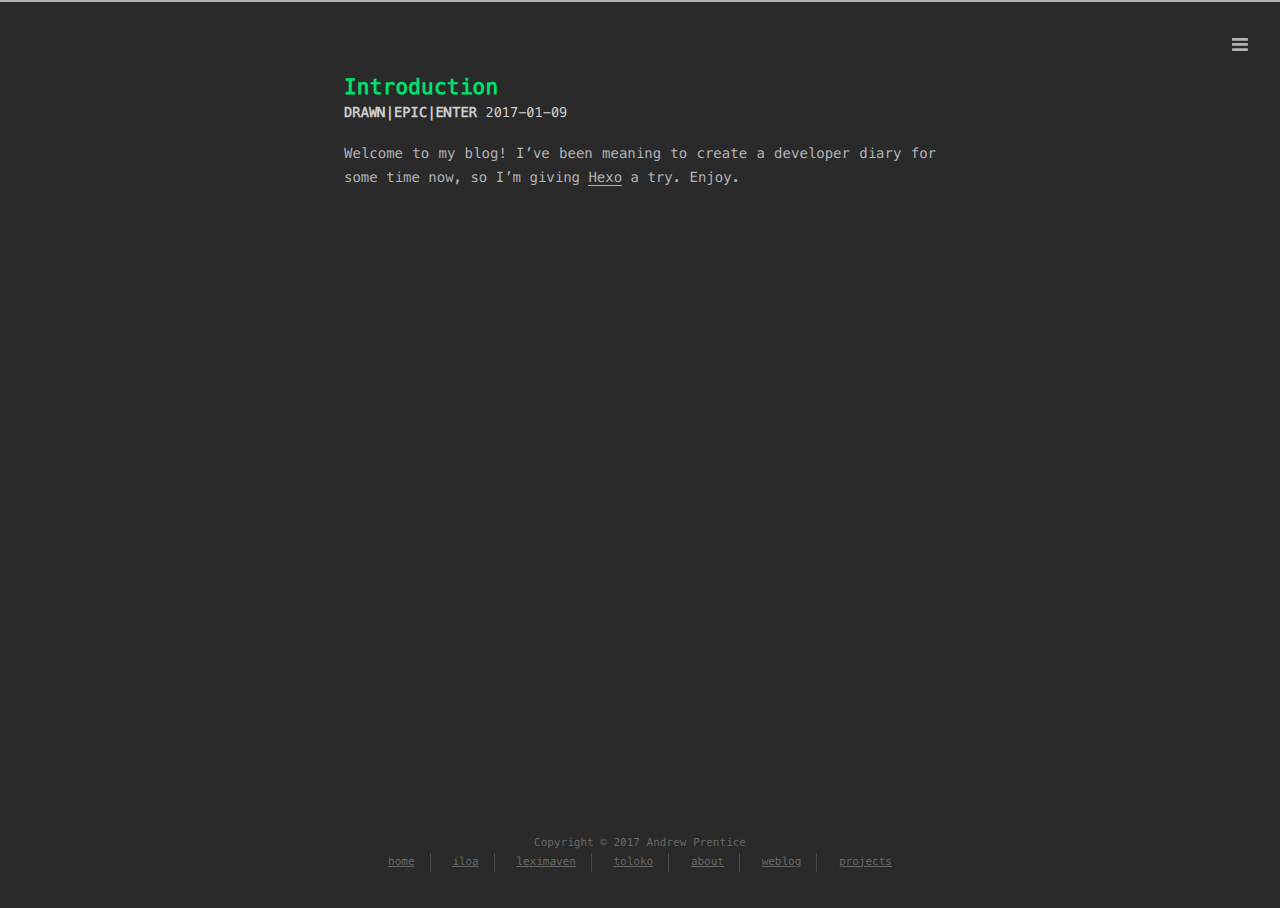
<file: 2017/01/09/introduction/index.html>
<!DOCTYPE html>
<html lang=en>
<head>
    <!-- so meta -->
    <meta charset="utf-8">
    <meta http-equiv="X-UA-Compatible" content="IE=edge">
    <meta name="HandheldFriendly" content="True">
    <meta name="viewport" content="width=device-width, initial-scale=1, maximum-scale=1" />
    <meta name="description" content="Welcome to my blog! I’ve been meaning to create a developer diary for some time now, so I’m giving Hexo a try. Enjoy.">
<meta property="og:type" content="article">
<meta property="og:title" content="Introduction">
<meta property="og:url" content="https://drawnepicenter.github.io/2017/01/09/introduction/index.html">
<meta property="og:site_name" content="drawn|epic|enter">
<meta property="og:description" content="Welcome to my blog! I’ve been meaning to create a developer diary for some time now, so I’m giving Hexo a try. Enjoy.">
<meta property="og:updated_time" content="2017-01-09T16:34:06.632Z">
<meta name="twitter:card" content="summary">
<meta name="twitter:title" content="Introduction">
<meta name="twitter:description" content="Welcome to my blog! I’ve been meaning to create a developer diary for some time now, so I’m giving Hexo a try. Enjoy.">
    
    
        
          
              <link rel="shortcut icon" href="/images/favicon.ico">
          
        
        
          
            <link rel="icon" type="image/png" href="/images/favicon-192x192.png" sizes="192x192">
          
        
        
          
            <link rel="apple-touch-icon" sizes="180x180" href="/images/apple-touch-icon.png">
          
        
    
    <!-- title -->
    <title>Introduction</title>
    <!-- styles -->
    <link rel="stylesheet" href="/lib/font-awesome/css/font-awesome.min.css">
    <link rel="stylesheet" href="/lib/meslo-LG/styles.css">
    <link rel="stylesheet" href="/lib/justified-gallery/justifiedGallery.min.css">
    <link rel="stylesheet" href="/css/style.css">
    <!-- rss -->
    
    
      <link rel="alternate" href="/atom.xml" title="drawn|epic|enter" type="application/atom+xml" />
    
    <!-- jquery -->
    <script src="/lib/jquery/jquery.min.js"></script>
</head>

<body>
    
      <div id="header-post">
  <a id="menu-icon" href="#"><i class="fa fa-bars fa-lg"></i></a>
  <a id="menu-icon-tablet" href="#"><i class="fa fa-bars fa-lg"></i></a>
  <a id="top-icon-tablet" href="#" onclick="$('html, body').animate({ scrollTop: 0 }, 'fast');" style="display:none;"><i class="fa fa-chevron-up fa-lg"></i></a>
  <span id="menu">
    <span id="nav">
      <ul>
         
          <li><a href="/">home</a></li>
         
          <li><a href="/iloa/">iloa</a></li>
         
          <li><a href="/leximaven/">leximaven</a></li>
         
          <li><a href="/toloko/">toloko</a></li>
         
          <li><a href="/about/">about</a></li>
         
          <li><a href="/archives/">weblog</a></li>
         
          <li><a href="https://github.com/drawnepicenter">projects</a></li>
        
      </ul>
    </span>
    <br/>
    <span id="actions">
      <ul>
        
        
        <li><a class="icon" href="#" onclick="$('html, body').animate({ scrollTop: 0 }, 'fast');"><i class="fa fa-chevron-up" aria-hidden="true" onmouseover='$("#i-top").toggle();' onmouseout='$("#i-top").toggle();'></i></a></li>
        <li><a class="icon" href="#"><i class="fa fa-share-alt" aria-hidden="true" onmouseover='$("#i-share").toggle();' onmouseout='$("#i-share").toggle();' onclick='$("#share").toggle();return false;'></i></a></li>
      </ul>
      <span id="i-prev" class="info" style="display:none;">Previous post</span>
      <span id="i-next" class="info" style="display:none;">Next post</span>
      <span id="i-top" class="info" style="display:none;">Back to top</span>
      <span id="i-share" class="info" style="display:none;">Share post</span>
    </span>
    <br/>
    <div id="share" style="display: none">
      <ul>
  <li><a class="icon" href="http://www.facebook.com/sharer.php?u=https://drawnepicenter.github.io/2017/01/09/introduction/"><i class="fa fa-facebook " aria-hidden="true"></i></a></li>
  <li><a class="icon" href="https://twitter.com/share?url=https://drawnepicenter.github.io/2017/01/09/introduction/&text=Introduction"><i class="fa fa-twitter " aria-hidden="true"></i></a></li>
  <li><a class="icon" href="http://www.linkedin.com/shareArticle?url=https://drawnepicenter.github.io/2017/01/09/introduction/&title=Introduction"><i class="fa fa-linkedin " aria-hidden="true"></i></a></li>
  <li><a class="icon" href="https://pinterest.com/pin/create/bookmarklet/?url=https://drawnepicenter.github.io/2017/01/09/introduction/&is_video=false&description=Introduction"><i class="fa fa-pinterest " aria-hidden="true"></i></a></li>
  <li><a class="icon" href="mailto:?subject=Introduction&body=Check out this article: https://drawnepicenter.github.io/2017/01/09/introduction/"><i class="fa fa-envelope " aria-hidden="true"></i></a></li>
  <li><a class="icon" href="https://getpocket.com/save?url=https://drawnepicenter.github.io/2017/01/09/introduction/&title=Introduction"><i class="fa fa-get-pocket " aria-hidden="true"></i></a></li>
  <li><a class="icon" href="http://reddit.com/submit?url=https://drawnepicenter.github.io/2017/01/09/introduction/&title=Introduction"><i class="fa fa-reddit " aria-hidden="true"></i></a></li>
  <li><a class="icon" href="http://www.stumbleupon.com/submit?url=https://drawnepicenter.github.io/2017/01/09/introduction/&title=Introduction"><i class="fa fa-stumbleupon " aria-hidden="true"></i></a></li>
  <li><a class="icon" href="http://digg.com/submit?url=https://drawnepicenter.github.io/2017/01/09/introduction/&title=Introduction"><i class="fa fa-digg " aria-hidden="true"></i></a></li>
  <li><a class="icon" href="http://www.tumblr.com/share/link?url=https://drawnepicenter.github.io/2017/01/09/introduction/&name=Introduction&description="><i class="fa fa-tumblr " aria-hidden="true"></i></a></li>
</ul>

    </div>
    <div id="toc">
      
    </div>
  </span>
</div>

    
    <div class="content index width mx-auto px2 my4">
        
        <article class="post" itemscope itemtype="http://schema.org/BlogPosting">
  <header>
    
    <h1 class="posttitle" itemprop="name headline">
        Introduction
    </h1>



    <div class="meta">
      <span class="author" itemprop="author" itemscope itemtype="http://schema.org/Person">
        <span itemprop="name">drawn|epic|enter</span>
      </span>
      
    <div class="postdate">
        <time datetime="2017-01-09T16:28:28.000Z" itemprop="datePublished">2017-01-09</time>
    </div>


      

    </div>
  </header>
  

  <div class="content" itemprop="articleBody">
    <p>Welcome to my blog! I’ve been meaning to create a developer diary for some time now, so I’m giving <a href="http://hexo.io" target="_blank" rel="external">Hexo</a> a try. Enjoy.</p>

  </div>
</article>



    </div>
    
      <div id="footer-post-container">
  <div id="footer-post">

    <div id="nav-footer" style="display: none">
      <ul>
         
          <li><a href="/">home</a></li>
         
          <li><a href="/iloa/">iloa</a></li>
         
          <li><a href="/leximaven/">leximaven</a></li>
         
          <li><a href="/toloko/">toloko</a></li>
         
          <li><a href="/about/">about</a></li>
         
          <li><a href="/archives/">weblog</a></li>
         
          <li><a href="https://github.com/drawnepicenter">projects</a></li>
        
      </ul>
    </div>

    <div id="toc-footer" style="display: none">
      
    </div>

    <div id="share-footer" style="display: none">
      <ul>
  <li><a class="icon" href="http://www.facebook.com/sharer.php?u=https://drawnepicenter.github.io/2017/01/09/introduction/"><i class="fa fa-facebook fa-lg" aria-hidden="true"></i></a></li>
  <li><a class="icon" href="https://twitter.com/share?url=https://drawnepicenter.github.io/2017/01/09/introduction/&text=Introduction"><i class="fa fa-twitter fa-lg" aria-hidden="true"></i></a></li>
  <li><a class="icon" href="http://www.linkedin.com/shareArticle?url=https://drawnepicenter.github.io/2017/01/09/introduction/&title=Introduction"><i class="fa fa-linkedin fa-lg" aria-hidden="true"></i></a></li>
  <li><a class="icon" href="https://pinterest.com/pin/create/bookmarklet/?url=https://drawnepicenter.github.io/2017/01/09/introduction/&is_video=false&description=Introduction"><i class="fa fa-pinterest fa-lg" aria-hidden="true"></i></a></li>
  <li><a class="icon" href="mailto:?subject=Introduction&body=Check out this article: https://drawnepicenter.github.io/2017/01/09/introduction/"><i class="fa fa-envelope fa-lg" aria-hidden="true"></i></a></li>
  <li><a class="icon" href="https://getpocket.com/save?url=https://drawnepicenter.github.io/2017/01/09/introduction/&title=Introduction"><i class="fa fa-get-pocket fa-lg" aria-hidden="true"></i></a></li>
  <li><a class="icon" href="http://reddit.com/submit?url=https://drawnepicenter.github.io/2017/01/09/introduction/&title=Introduction"><i class="fa fa-reddit fa-lg" aria-hidden="true"></i></a></li>
  <li><a class="icon" href="http://www.stumbleupon.com/submit?url=https://drawnepicenter.github.io/2017/01/09/introduction/&title=Introduction"><i class="fa fa-stumbleupon fa-lg" aria-hidden="true"></i></a></li>
  <li><a class="icon" href="http://digg.com/submit?url=https://drawnepicenter.github.io/2017/01/09/introduction/&title=Introduction"><i class="fa fa-digg fa-lg" aria-hidden="true"></i></a></li>
  <li><a class="icon" href="http://www.tumblr.com/share/link?url=https://drawnepicenter.github.io/2017/01/09/introduction/&name=Introduction&description="><i class="fa fa-tumblr fa-lg" aria-hidden="true"></i></a></li>
</ul>

    </div>

    <div id="actions-footer">
      <ul>
        <li id="toc"><a class="icon" href="#" onclick='$("#toc-footer").toggle();return false;'><i class="fa fa-list fa-lg" aria-hidden="true"></i> TOC</a></li>
        <li id="share"><a class="icon" href="#" onclick='$("#share-footer").toggle();return false;'><i class="fa fa-share-alt fa-lg" aria-hidden="true"></i> Share</a></li>
        <li id="top" style="display:none"><a class="icon" href="#" onclick="$('html, body').animate({ scrollTop: 0 }, 'fast');"><i class="fa fa-chevron-up fa-lg" aria-hidden="true"></i> Top</a></li>
        <li id="menu"><a class="icon" href="#" onclick='$("#nav-footer").toggle();return false;'><i class="fa fa-bars fa-lg" aria-hidden="true"></i> Menu</a></li>
      </ul>
    </div>

  </div>
</div>

    
    <footer id="footer">
  <div class="footer-center">
    Copyright &copy; 2017 Andrew Prentice
    <nav>
      <ul>
         
          <li><a href="/">home</a></li>
         
          <li><a href="/iloa/">iloa</a></li>
         
          <li><a href="/leximaven/">leximaven</a></li>
         
          <li><a href="/toloko/">toloko</a></li>
         
          <li><a href="/about/">about</a></li>
         
          <li><a href="/archives/">weblog</a></li>
         
          <li><a href="https://github.com/drawnepicenter">projects</a></li>
        
      </ul>
    </nav>
  </div>
</footer>

    <script src="/lib/justified-gallery/jquery.justifiedGallery.min.js"></script>
<script src="/js/main.js"></script>
<!-- Google Analytics -->

<!-- Disqus Comments -->


</body>
</html>
</file>
<file: lib/meslo-LG/styles.css>
@font-face {
  font-family: 'Meslo LG';
  font-style: normal;
  src: local('Meslo LG S'), url(fonts/MesloLGS-Regular.ttf) format('truetype');
}
</file>
<file: css/style.css>
.inline {
  display: inline;
}
.block {
  display: block;
}
.inline-block {
  display: inline-block;
}
.table {
  display: table;
}
.table-cell {
  display: table-cell;
}
.overflow-hidden {
  overflow: hidden;
}
.overflow-scroll {
  overflow: scroll;
}
.overflow-auto {
  overflow: auto;
}
.clearfix:before,
.clearfix:after {
  content: " ";
  display: table;
}
.clearfix:after {
  clear: both;
}
.left {
  float: left;
}
.right {
  float: right;
}
.fit {
  max-width: 100%;
}
.truncate {
  display: inline-block;
  white-space: nowrap;
  overflow: hidden;
  text-overflow: ellipsis;
}
.max-width-1 {
  max-width: 24rem;
}
.max-width-2 {
  max-width: 32rem;
}
.max-width-3 {
  max-width: 48rem;
}
.max-width-4 {
  max-width: 64rem;
}
.border-box {
  box-sizing: border-box;
}
.m0 {
  margin: 0;
}
.mt0 {
  margin-top: 0;
}
.mr0 {
  margin-right: 0;
}
.mb0 {
  margin-bottom: 0;
}
.ml0 {
  margin-left: 0;
}
.mx0 {
  margin-left: 0;
  margin-right: 0;
}
.my0 {
  margin-top: 0;
  margin-bottom: 0;
}
.m1 {
  margin: 0.5rem;
}
.mt1 {
  margin-top: 0.5rem;
}
.mr1 {
  margin-right: 0.5rem;
}
.mb1 {
  margin-bottom: 0.5rem;
}
.ml1 {
  margin-left: 0.5rem;
}
.mx1 {
  margin-left: 0.5rem;
  margin-right: 0.5rem;
}
.my1 {
  margin-top: 0.5rem;
  margin-bottom: 0.5rem;
}
.m2 {
  margin: 1rem;
}
.mt2 {
  margin-top: 1rem;
}
.mr2 {
  margin-right: 1rem;
}
.mb2 {
  margin-bottom: 1rem;
}
.ml2 {
  margin-left: 1rem;
}
.mx2 {
  margin-left: 1rem;
  margin-right: 1rem;
}
.my2 {
  margin-top: 1rem;
  margin-bottom: 1rem;
}
.m3 {
  margin: 2rem;
}
.mt3 {
  margin-top: 2rem;
}
.mr3 {
  margin-right: 2rem;
}
.mb3 {
  margin-bottom: 2rem;
}
.ml3 {
  margin-left: 2rem;
}
.mx3 {
  margin-left: 2rem;
  margin-right: 2rem;
}
.my3 {
  margin-top: 2rem;
  margin-bottom: 2rem;
}
.m4 {
  margin: 4rem;
}
.mt4 {
  margin-top: 4rem;
}
.mr4 {
  margin-right: 4rem;
}
.mb4 {
  margin-bottom: 4rem;
}
.ml4 {
  margin-left: 4rem;
}
.mx4 {
  margin-left: 4rem;
  margin-right: 4rem;
}
.my4 {
  margin-top: 4rem;
  margin-bottom: 4rem;
}
.mxn1 {
  margin-left: -0.5rem;
  margin-right: -0.5rem;
}
.mxn2 {
  margin-left: -1rem;
  margin-right: -1rem;
}
.mxn3 {
  margin-left: -2rem;
  margin-right: -2rem;
}
.mxn4 {
  margin-left: -4rem;
  margin-right: -4rem;
}
.ml-auto {
  margin-left: auto;
}
.mr-auto {
  margin-right: auto;
}
.mx-auto {
  margin-left: auto;
  margin-right: auto;
}
.p0 {
  padding: 0;
}
.pt0 {
  padding-top: 0;
}
.pr0 {
  padding-right: 0;
}
.pb0 {
  padding-bottom: 0;
}
.pl0 {
  padding-left: 0;
}
.px0 {
  padding-left: 0;
  padding-right: 0;
}
.py0 {
  padding-top: 0;
  padding-bottom: 0;
}
.p1 {
  padding: 0.5rem;
}
.pt1 {
  padding-top: 0.5rem;
}
.pr1 {
  padding-right: 0.5rem;
}
.pb1 {
  padding-bottom: 0.5rem;
}
.pl1 {
  padding-left: 0.5rem;
}
.py1 {
  padding-top: 0.5rem;
  padding-bottom: 0.5rem;
}
.px1 {
  padding-left: 0.5rem;
  padding-right: 0.5rem;
}
.p2 {
  padding: 1rem;
}
.pt2 {
  padding-top: 1rem;
}
.pr2 {
  padding-right: 1rem;
}
.pb2 {
  padding-bottom: 1rem;
}
.pl2 {
  padding-left: 1rem;
}
.py2 {
  padding-top: 1rem;
  padding-bottom: 1rem;
}
.px2 {
  padding-left: 1rem;
  padding-right: 1rem;
}
.p3 {
  padding: 2rem;
}
.pt3 {
  padding-top: 2rem;
}
.pr3 {
  padding-right: 2rem;
}
.pb3 {
  padding-bottom: 2rem;
}
.pl3 {
  padding-left: 2rem;
}
.py3 {
  padding-top: 2rem;
  padding-bottom: 2rem;
}
.px3 {
  padding-left: 2rem;
  padding-right: 2rem;
}
.p4 {
  padding: 4rem;
}
.pt4 {
  padding-top: 4rem;
}
.pr4 {
  padding-right: 4rem;
}
.pb4 {
  padding-bottom: 4rem;
}
.pl4 {
  padding-left: 4rem;
}
.py4 {
  padding-top: 4rem;
  padding-bottom: 4rem;
}
.px4 {
  padding-left: 4rem;
  padding-right: 4rem;
}
.content h1,
.content .h1 {
  letter-spacing: 0.01em;
  font-size: 1.5em;
  font-style: normal;
  font-weight: 700;
  color: #00e26f;
  margin-top: 3rem;
  margin-bottom: 1rem;
  display: block;
  -moz-osx-font-smoothing: grayscale;
  -webkit-font-smoothing: antialiased;
}
.content h2,
.content .h2 {
  position: relative;
  font-size: 1rem;
  font-weight: bold;
  text-transform: none;
  letter-spacing: normal;
  margin-top: 2rem;
  margin-bottom: 0.5rem;
  color: #eee;
  display: block;
}
.content h3 {
  font-size: 0.9rem;
  font-weight: bold;
  text-decoration: underline;
  color: #eee;
}
.content h4,
.content h5,
.content h6 {
  font-size: 0.9rem;
  font-weight: normal;
  color: #ccc;
  border-bottom: 1px dashed #ccc;
  display: inline;
  text-decoration: none;
}
.content h3,
.content h4,
.content h5,
.content h6 {
  margin-top: 0.9rem;
  margin-bottom: 0.5rem;
}
.content hr {
  border: 1px dashed #ccc;
}
.content strong {
  font-weight: bold;
}
.content em,
.content cite {
  font-style: italic;
}
.content sup,
.content sub {
  font-size: 0.75em;
  line-height: 0;
  position: relative;
  vertical-align: baseline;
}
.content sup {
  top: -0.5em;
}
.content sub {
  bottom: -0.2em;
}
.content small {
  font-size: 0.85em;
}
.content acronym,
.content abbr {
  border-bottom: 1px dotted;
}
.content ul,
.content ol,
.content dl {
  line-height: 1.725;
}
.content ul ul,
.content ol ul,
.content ul ol,
.content ol ol {
  margin-top: 0;
  margin-bottom: 0;
}
.content ol {
  list-style: decimal;
}
.content dt {
  font-weight: bold;
}
.content table {
  width: 100%;
  font-size: 12px;
  border-collapse: collapse;
  text-align: left;
}
.content th {
  font-size: 13px;
  font-weight: bold;
  color: #eee;
  border-bottom: 1px dashed #ccc;
  padding: 8px 8px;
}
.content td {
  border-bottom: none;
  padding: 9px 8px 0px 8px;
}
*,
*:before,
*:after {
  box-sizing: border-box;
}
html {
  height: 100%;
  border-top: 2px solid #b0b1b5;
}
body {
  color: #b0b1b5;
  background-color: #2a2a2a;
  font-size: 14px;
  font-family: "Menlo", "Meslo LG", monospace;
  font-weight: 400;
  line-height: 1.725;
  text-rendering: geometricPrecision;
  min-height: 100%;
  display: flex;
  flex-direction: column;
  -moz-osx-font-smoothing: grayscale;
  -webkit-font-smoothing: antialiased;
}
.content {
  flex: 1;
}
.content p {
  -moz-hyphens: auto;
  -ms-hyphens: auto;
  -webkit-hyphens: auto;
  hyphens: auto;
}
.content pre,
.content code {
  -moz-hyphens: manual;
  -ms-hyphens: manual;
  -webkit-hyphens: manual;
  hyphens: manual;
}
.content a {
  text-decoration: none;
  color: #b0b1b5;
  background-repeat: repeat-x;
  background-position: bottom;
  background-size: 100% 6px;
  background-image: linear-gradient(transparent, transparent 5px, #b0b1b5 5px, #b0b1b5);
}
.content a:hover {
  background-image: linear-gradient(transparent, transparent 4px, #00f0cc 4px, #00f0cc);
}
.content a.icon {
  background: none;
}
.content a.icon:hover {
  color: #00f0cc;
}
.content h1 a,
.content .h1 a,
.content h2 a,
.content h3 a,
.content h4 a,
.content h5 a,
.content h6 a {
  color: inherit;
  text-decoration: none;
  background: none;
}
.content h1 a:hover,
.content .h1 a:hover,
.content h2 a:hover,
.content h3 a:hover,
.content h4 a:hover,
.content h5 a:hover,
.content h6 a:hover {
  background-repeat: repeat-x;
  background-position: bottom;
  background-size: 100% 6px;
  background-image: linear-gradient(transparent, transparent 6px, #00f0cc 6px, #00f0cc);
}
@media (min-width: 540px) {
  .image-wrap {
    flex-direction: row;
    margin-bottom: 2rem;
  }
  .image-wrap .image-block {
    margin-right: 2rem;
    flex: 1 0 35%;
  }
  .image-wrap p {
    flex: 1 0 65%;
  }
}
.width {
  width: 100%;
  max-width: 39rem;
}
@media (max-width: 480px) {
  .px3 {
    padding-left: 1rem;
    padding-right: 1rem;
  }
  .my4 {
    margin-top: 2rem;
    margin-bottom: 2rem;
  }
}
@media (min-width: 480px) {
  p {
    text-align: justify;
  }
}
#header {
  max-width: 710px;
  width: 100%;
  margin: 0 auto 3rem auto;
}
#header h1,
#header .h1 {
  letter-spacing: 0.01em;
  font-size: 1.5rem;
  line-height: 2rem;
  font-style: normal;
  font-weight: 700;
  color: #b0b1b5;
  margin-top: 0;
  margin-bottom: 0;
  -moz-osx-font-smoothing: grayscale;
  -webkit-font-smoothing: antialiased;
}
#header a {
  color: inherit;
  text-decoration: none;
  background: none;
}
#header #logo {
  display: inline-block;
  float: left;
  margin-right: 20px;
  width: 50px;
  height: 50px;
  background-repeat: no-repeat;
  background-size: 50px 50px;
  border-radius: 5px;
  -webkit-filter: grayscale(100%);
  filter: grayscale(100%);
}
#header #nav {
  letter-spacing: 0.01em;
  font-size: 0.8rem;
  font-style: normal;
  font-weight: 200;
  color: #00e26f;
}
#header #nav ul {
  list-style-type: none;
  margin: 0;
  padding: 0;
  line-height: 15px;
}
#header #nav ul a {
  margin-right: 15px;
  color: color-accent;
}
#header #nav ul a:hover {
  background-repeat: repeat-x;
  background-position: bottom;
  background-size: 100% 6px;
  background-image: linear-gradient(transparent, transparent 5px, #00e26f 5px, #00e26f);
}
#header #nav ul li {
  display: inline-block;
  vertical-align: middle;
  margin-right: 15px;
  border-right: 1px dotted #00e26f;
}
#header #nav ul .icon {
  display: none;
}
#header #nav ul li:last-child {
  border-right: 0;
  margin-right: 0;
}
#header #nav ul li:last-child a {
  margin-right: 0;
}
#header:hover #logo {
  -webkit-filter: none;
  filter: none;
}
@media screen and (max-width: 480px) {
  #header #title {
    padding-top: 9px;
    padding-bottom: 9px;
  }
  #header #nav ul a:hover {
    background: none;
  }
  #header #nav ul li {
    display: none;
    border-right: 0;
  }
  #header #nav ul li.icon {
    display: inline-block;
    position: absolute;
    top: 55px;
    right: 1rem;
  }
  #header #nav ul.responsive li {
    display: block;
  }
  #header #nav li:not(:first-child) {
    padding-top: 1rem;
    padding-left: 70px;
    font-size: 1rem;
  }
}
#header-post {
  position: fixed;
  top: 2rem;
  right: 2rem;
  display: inline-block;
  float: right;
}
#header-post a {
  color: inherit;
  text-decoration: none;
  background: none;
}
#header-post a.icon {
  background: none;
}
#header-post a.icon:hover {
  color: #00f0cc;
}
#header-post ol {
  list-style-type: none;
}
#header-post ul {
  list-style-type: none;
  margin: 0;
  padding: 0;
  display: inline-block;
}
#header-post ul li {
  margin-right: 15px;
  display: inline-block;
  vertical-align: middle;
}
#header-post ul li:last-child {
  margin-right: 0;
}
#header-post #menu-icon {
  float: right;
  margin-left: 15px;
}
#header-post #menu-icon:hover {
  color: #00e26f;
}
#header-post #menu-icon-tablet {
  float: right;
  margin-left: 15px;
}
#header-post #menu-icon-tablet:hover {
  color: #00e26f;
}
#header-post #top-icon-tablet {
  margin-left: 15px;
  bottom: 2rem;
  right: 2rem;
  position: fixed;
}
#header-post #top-icon-tablet:hover {
  color: #00e26f;
}
#header-post .active {
  color: #00e26f;
}
#header-post #menu {
  visibility: hidden;
}
#header-post #nav {
  letter-spacing: 0.01em;
  font-size: 0.8rem;
  font-style: normal;
  font-weight: 200;
  color: #00e26f;
}
#header-post #nav ul {
  line-height: 15px;
}
#header-post #nav ul a {
  margin-right: 15px;
  color: color-accent;
}
#header-post #nav ul a:hover {
  background-repeat: repeat-x;
  background-position: bottom;
  background-size: 100% 6px;
  background-image: linear-gradient(transparent, transparent 5px, #00e26f 5px, #00e26f);
}
#header-post #nav ul li {
  border-right: 1px dotted #00e26f;
}
#header-post #nav ul li:last-child {
  border-right: 0;
  margin-right: 0;
}
#header-post #nav ul li:last-child a {
  margin-right: 0;
}
#header-post #actions {
  float: right;
  margin-top: 2rem;
  width: 100%;
  text-align: right;
}
#header-post #actions ul {
  display: block;
}
#header-post #actions .info {
  display: block;
  font-style: italic;
}
#header-post #share {
  clear: both;
  text-align: right;
  padding-top: 1rem;
}
#header-post #share li {
  margin: 0;
  display: block;
}
#header-post #toc {
  clear: both;
  text-align: right;
  padding-top: 1rem;
}
#header-post #toc a:hover {
  color: #00f0cc;
}
#header-post #toc .toc-level-1 {
  display: none;
}
#header-post #toc .toc-level-2 {
  font-size: 0.8rem;
  color: #b0b1b5;
}
#header-post #toc .toc-level-2:before {
  content: "#";
  color: #00e26f;
}
#header-post #toc .toc-level-3 {
  font-size: 0.7rem;
  color: #b3b3b3;
}
#header-post #toc .toc-level-4 {
  font-size: 0.4rem;
  color: #666;
}
#header-post #toc .toc-level-5 {
  display: none;
}
#header-post #toc .toc-level-6 {
  display: none;
}
#header-post #toc .toc-number {
  display: none;
}
@media screen and (max-width: 500px) {
  #header-post {
    display: none;
  }
}
@media screen and (max-width: 900px) {
  #header-post #menu-icon {
    display: none;
  }
  #header-post #actions {
    display: none;
  }
}
@media screen and (max-width: 1199px) {
  #header-post #toc {
    display: none;
  }
}
@media screen and (min-width: 900px) {
  #header-post #menu-icon-tablet {
    display: none !important;
  }
  #header-post #top-icon-tablet {
    display: none !important;
  }
}
@media screen and (min-width: 1199px) {
  #header-post #actions {
    width: auto;
  }
  #header-post #actions ul {
    display: inline-block;
    float: right;
  }
  #header-post #actions .info {
    float: left;
    margin-right: 2rem;
    font-style: italic;
    display: inline;
  }
}
#footer-post {
  bottom: 0;
  left: 0;
  right: 0;
  position: fixed;
  transition: opacity 0.2s;
  width: 100%;
  z-index: 5000000;
  background: #2e2e2e;
  border-top: 1px solid #666673;
}
#footer-post a {
  color: inherit;
  text-decoration: none;
  background: none;
}
#footer-post a.icon {
  background: none;
}
#footer-post a.icon:hover {
  color: #00f0cc;
}
#footer-post #nav-footer {
  margin-left: 1rem;
  margin-right: 1rem;
  text-align: center;
}
#footer-post #nav-footer a {
  color: #00e26f;
  font-size: 1rem;
}
#footer-post #nav-footer a:hover {
  background-repeat: repeat-x;
  background-position: bottom;
  background-size: 100% 6px;
  background-image: linear-gradient(transparent, transparent 5px, #00e26f 5px, #00e26f);
}
#footer-post #nav-footer ul {
  list-style-type: none;
  margin: 0;
  padding: 0;
  display: table;
  width: 100%;
}
#footer-post #nav-footer ul li {
  display: inline-table;
  width: 20%;
  padding: 10px;
  vertical-align: middle;
}
#footer-post #actions-footer {
  text-align: center;
  margin-top: 1rem;
  margin-bottom: 1rem;
  width: 100%;
}
#footer-post #actions-footer a {
  color: #00e26f;
}
#footer-post #actions-footer ul {
  list-style-type: none;
  margin: 0;
  padding: 0;
  display: table;
  width: 100%;
}
#footer-post #actions-footer ul li {
  display: table-cell;
  vertical-align: middle;
}
#footer-post #share-footer {
  margin-left: 1rem;
  margin-right: 1rem;
  text-align: center;
}
#footer-post #share-footer ul {
  list-style-type: none;
  margin: 0;
  padding: 0;
  display: table;
  width: 100%;
}
#footer-post #share-footer ul li {
  display: inline-table;
  width: 20%;
  padding: 10px;
  vertical-align: middle;
}
#footer-post #toc-footer {
  clear: both;
  text-align: left;
  padding-top: 1rem;
}
#footer-post #toc-footer ol {
  list-style-type: none;
  padding-left: 20px;
}
#footer-post #toc-footer ol li {
  line-height: 30px;
}
#footer-post #toc-footer a:hover {
  color: #00f0cc;
}
#footer-post #toc-footer .toc-level-1 {
  display: none;
}
#footer-post #toc-footer .toc-level-2 {
  font-size: 0.8rem;
  color: #b0b1b5;
}
#footer-post #toc-footer .toc-level-2:before {
  content: "#";
  color: #00e26f;
}
#footer-post #toc-footer .toc-level-3 {
  font-size: 0.7rem;
  color: #b3b3b3;
  color: #666;
  line-height: 15px;
}
#footer-post #toc-footer .toc-level-4 {
  display: none;
}
#footer-post #toc-footer .toc-level-5 {
  display: none;
}
#footer-post #toc-footer .toc-level-6 {
  display: none;
}
#footer-post #toc-footer .toc-number {
  display: none;
}
@media screen and (min-width: 500px) {
  #footer-post-container {
    display: none;
  }
}
#sociallinks {
  display: inline-block;
  list-style: none;
  padding: 0;
  margin: 0;
}
#sociallinks li {
  display: inline-block;
}
#sociallinks li:after {
  content: ", ";
}
#sociallinks li:last-child:after {
  content: "";
}
#sociallinks li:nth-last-child(2):after {
  content: " and ";
}
.post-list {
  padding: 0;
}
.post-list .post-item {
  list-style-type: none;
  margin-left: 0;
  margin-bottom: 1rem;
}
.post-list .post-item .meta {
  display: block;
  font-size: 14px;
  color: #666;
  min-width: 100px;
  margin-right: 16px;
}
@media (min-width: 480px) {
  .post-list .post-item {
    display: flex;
    margin-bottom: 5px;
  }
  .post-list .post-item .meta {
    text-align: left;
  }
}
.project-list {
  padding: 0;
  list-style: none;
}
.project-list .project-item {
  margin-bottom: 5px;
}
article header .posttitle {
  margin-top: 0;
  margin-bottom: 0;
  text-transform: none;
  font-size: 1.5em;
  line-height: 1.25;
}
article header .meta {
  margin-top: 0;
  margin-bottom: 1rem;
}
article header .meta * {
  color: #ccc;
  font-size: 0.85rem;
}
article header .author {
  text-transform: uppercase;
  letter-spacing: 0.01em;
  font-weight: 700;
}
article header .postdate {
  display: inline;
}
article .content h2:before {
  content: "#";
  color: #00e26f;
  position: absolute;
  left: -1rem;
  top: -4px;
  font-size: 1.2rem;
  font-weight: bold;
}
article .content img,
article .content video {
  max-width: 100%;
  height: auto;
  display: block;
  margin: auto;
}
article .content .video-container {
  position: relative;
  padding-top: 56.25%;
  height: 0;
  overflow: hidden;
}
article .content .video-container iframe,
article .content .video-container object,
article .content .video-container embed {
  position: absolute;
  top: 0;
  left: 0;
  width: 100%;
  height: 100%;
  margin-top: 0;
}
article .content blockquote {
  background: inherit;
  color: #ccffb6;
  border-left: 0px solid #ccc;
  margin: 1rem 10px;
  padding: 0.5em 10px;
  quotes: "\201C" "\201D" "\2018" "\2019";
}
article .content blockquote p {
  margin: 0;
}
article .content blockquote:before {
  color: #ccffb6;
  content: "\201C";
  font-size: 2em;
  line-height: 0.1em;
  margin-right: 0.25em;
  vertical-align: -0.4em;
}
article .content blockquote footer {
  color: #666;
  font-size: 11px;
  margin: line-height 0;
}
article .content blockquote footer a {
  color: #666;
  background-image: linear-gradient(transparent, transparent 5px, #666 5px, #666);
}
article .content blockquote footer a:hover {
  color: #999;
  background-image: linear-gradient(transparent, transparent 4px, #999 4px, #999);
}
article .content blockquote footer cite:before {
  content: "—";
  padding: 0 0.5em;
}
article .content .pullquote {
  text-align: left;
  width: 45%;
  margin: 0;
}
article .content .pullquote.left {
  margin-left: 0.5em;
  margin-right: 1em;
}
article .content .pullquote.right {
  margin-right: 0.5em;
  margin-left: 1em;
}
article .content .caption {
  color: color-grey;
  display: block;
  font-size: 0.9em;
  margin-top: 0.5em;
  position: relative;
  text-align: center;
}
.posttitle {
  text-transform: none;
  font-size: 1.5em;
  line-height: 1.25;
}
.article-tag .tag-link:before {
  content: "#";
}
@media (min-width: 480px) {
  .article-tag {
    display: inline;
  }
  .article-tag:before {
    content: "|";
  }
}
.blog-post-comments {
  margin-top: 4rem;
}
#footer {
  padding-top: 10px;
  padding-bottom: 10px;
  color: #666;
  font-size: 11px;
  max-width: 700px;
  width: 100%;
  margin: 0 auto 1rem auto;
  vertical-align: top;
  text-align: center;
}
#footer ul {
  margin: 0;
  padding: 0;
  list-style: none;
}
#footer li {
  display: inline-block;
  vertical-align: middle;
  margin-right: 15px;
  border-right: 1px solid #4a4a4a;
}
#footer li a {
  margin-right: 15px;
}
#footer li:last-child {
  border-right: 0;
  margin-right: 0;
}
#footer li:last-child a {
  margin-right: 0;
}
#footer a {
  color: #666;
}
#footer a:hover {
  color: #999;
}
#footer .footer-left {
  height: 20px;
  line-height: 20px;
  vertical-align: middle;
}
@media (min-width: 39rem) {
  #footer {
    padding-top: 20px;
    padding-bottom: 20px;
  }
  #footer .footer-left {
    float: left;
  }
  #footer .footer-right {
    float: right;
  }
}
.highlight {
  color: #d1d9e1;
  background: #474949;
}
.highlight .code .comment,
.highlight .code .quote {
  color: #969896;
  font-style: italic;
}
.highlight .code .keyword,
.highlight .code .selector-tag,
.highlight .code .literal,
.highlight .code .type,
.highlight .code .addition {
  color: #c9c;
}
.highlight .code .number,
.highlight .code .selector-attr,
.highlight .code .selector-pseudo {
  color: #f99157;
}
.highlight .code .string,
.highlight .code .doctag,
.highlight .code .regexp {
  color: #8abeb7;
}
.highlight .code .title,
.highlight .code .name,
.highlight .code .section,
.highlight .code .built_in {
  color: #b5bd68;
}
.highlight .code .variable,
.highlight .code .template-variable,
.highlight .code .selector-id,
.highlight .code .class .title {
  color: #fc6;
}
.highlight .code .section,
.highlight .code .name,
.highlight .code .strong {
  font-weight: bold;
}
.highlight .code .symbol,
.highlight .code .bullet,
.highlight .code .subst,
.highlight .code .meta,
.highlight .code .link {
  color: #f99157;
}
.highlight .code .deletion {
  color: #dc322f;
}
.highlight .code .formula {
  background: #eee8d5;
}
.highlight .code .attr,
.highlight .code .attribute {
  color: #81a2be;
}
.highlight .code .emphasis {
  font-style: italic;
}
pre {
  font-family: "Menlo", "Meslo LG", monospace;
  font-size: 13px;
  padding: 10px 15px;
  padding-bottom: 0;
  line-height: 22px;
  -webkit-border-radius: 4px;
  border-radius: 4px;
  border: 1px dotted #666;
  overflow-x: auto;
}
code {
  -webkit-border-radius: 2px;
  border-radius: 2px;
  border: 1px dotted #666;
  padding: 0 5px;
}
pre code {
  border: none;
  display: block;
  padding: 0;
}
.highlight {
  font-family: "Menlo", "Meslo LG", monospace;
  background: #2e2e2e;
  -webkit-border-radius: 4px;
  border-radius: 4px;
  padding: 10px 15px;
  overflow-x: auto;
  margin: 1rem 0 1rem 0;
}
.highlight figcaption {
  zoom: 1;
  margin: -5px 0 5px;
  font-size: 0.9em;
  color: #999;
}
.highlight figcaption a {
  float: right;
}
.highlight figcaption:before,
.highlight figcaption content: "" {
  display: table;
}
.highlight figcaption:after {
  clear: both;
}
.highlight pre {
  padding: 0;
  border: none;
  background: none;
}
.highlight table {
  width: auto;
}
.highlight td.gutter {
  text-align: right;
  padding-right: 20px;
  display: none;
}
</file>
<file: lib/justified-gallery/justifiedGallery.min.css>
/*!
 * Justified Gallery - v3.6.1
 * http://miromannino.github.io/Justified-Gallery/
 * Copyright (c) 2015 Miro Mannino
 * Licensed under the MIT license.
 */
@-webkit-keyframes justified-gallery-show-caption-animation{from{opacity:0}to{opacity:.7}}@-moz-keyframes justified-gallery-show-caption-animation{from{opacity:0}to{opacity:.7}}@-o-keyframes justified-gallery-show-caption-animation{from{opacity:0}to{opacity:.7}}@keyframes justified-gallery-show-caption-animation{from{opacity:0}to{opacity:.7}}@-webkit-keyframes justified-gallery-show-entry-animation{from{opacity:0}to{opacity:1}}@-moz-keyframes justified-gallery-show-entry-animation{from{opacity:0}to{opacity:1}}@-o-keyframes justified-gallery-show-entry-animation{from{opacity:0}to{opacity:1}}@keyframes justified-gallery-show-entry-animation{from{opacity:0}to{opacity:1}}.justified-gallery{width:100%;position:relative;overflow:hidden}.justified-gallery>a,.justified-gallery>div{position:absolute;display:inline-block;overflow:hidden;opacity:0;filter:alpha(opacity=0)}.justified-gallery>a>img,.justified-gallery>div>img,.justified-gallery>a>a>img,.justified-gallery>div>a>img{position:absolute;top:50%;left:50%;margin:0;padding:0;border:0}.justified-gallery>a>.caption,.justified-gallery>div>.caption{display:none;position:absolute;bottom:0;padding:5px;background-color:#000;left:0;right:0;margin:0;color:#fff;font-size:12px;font-weight:300;font-family:sans-serif}.justified-gallery>a>.caption.caption-visible,.justified-gallery>div>.caption.caption-visible{display:initial;opacity:.7;filter:"alpha(opacity=70)";-webkit-animation:justified-gallery-show-caption-animation 500ms 0 ease;-moz-animation:justified-gallery-show-caption-animation 500ms 0 ease;-ms-animation:justified-gallery-show-caption-animation 500ms 0 ease}.justified-gallery>.entry-visible{opacity:1;filter:alpha(opacity=100);-webkit-animation:justified-gallery-show-entry-animation 500ms 0 ease;-moz-animation:justified-gallery-show-entry-animation 500ms 0 ease;-ms-animation:justified-gallery-show-entry-animation 500ms 0 ease}.justified-gallery>.jg-filtered{display:none}.justified-gallery>.spinner{position:absolute;bottom:0;margin-left:-24px;padding:10px 0;left:50%;opacity:initial;filter:initial;overflow:initial}.justified-gallery>.spinner>span{display:inline-block;opacity:0;filter:alpha(opacity=0);width:8px;height:8px;margin:0 4px;background-color:#000;border-top-left-radius:6px;border-top-right-radius:6px;border-bottom-right-radius:6px;border-bottom-left-radius:6px}
</file>
